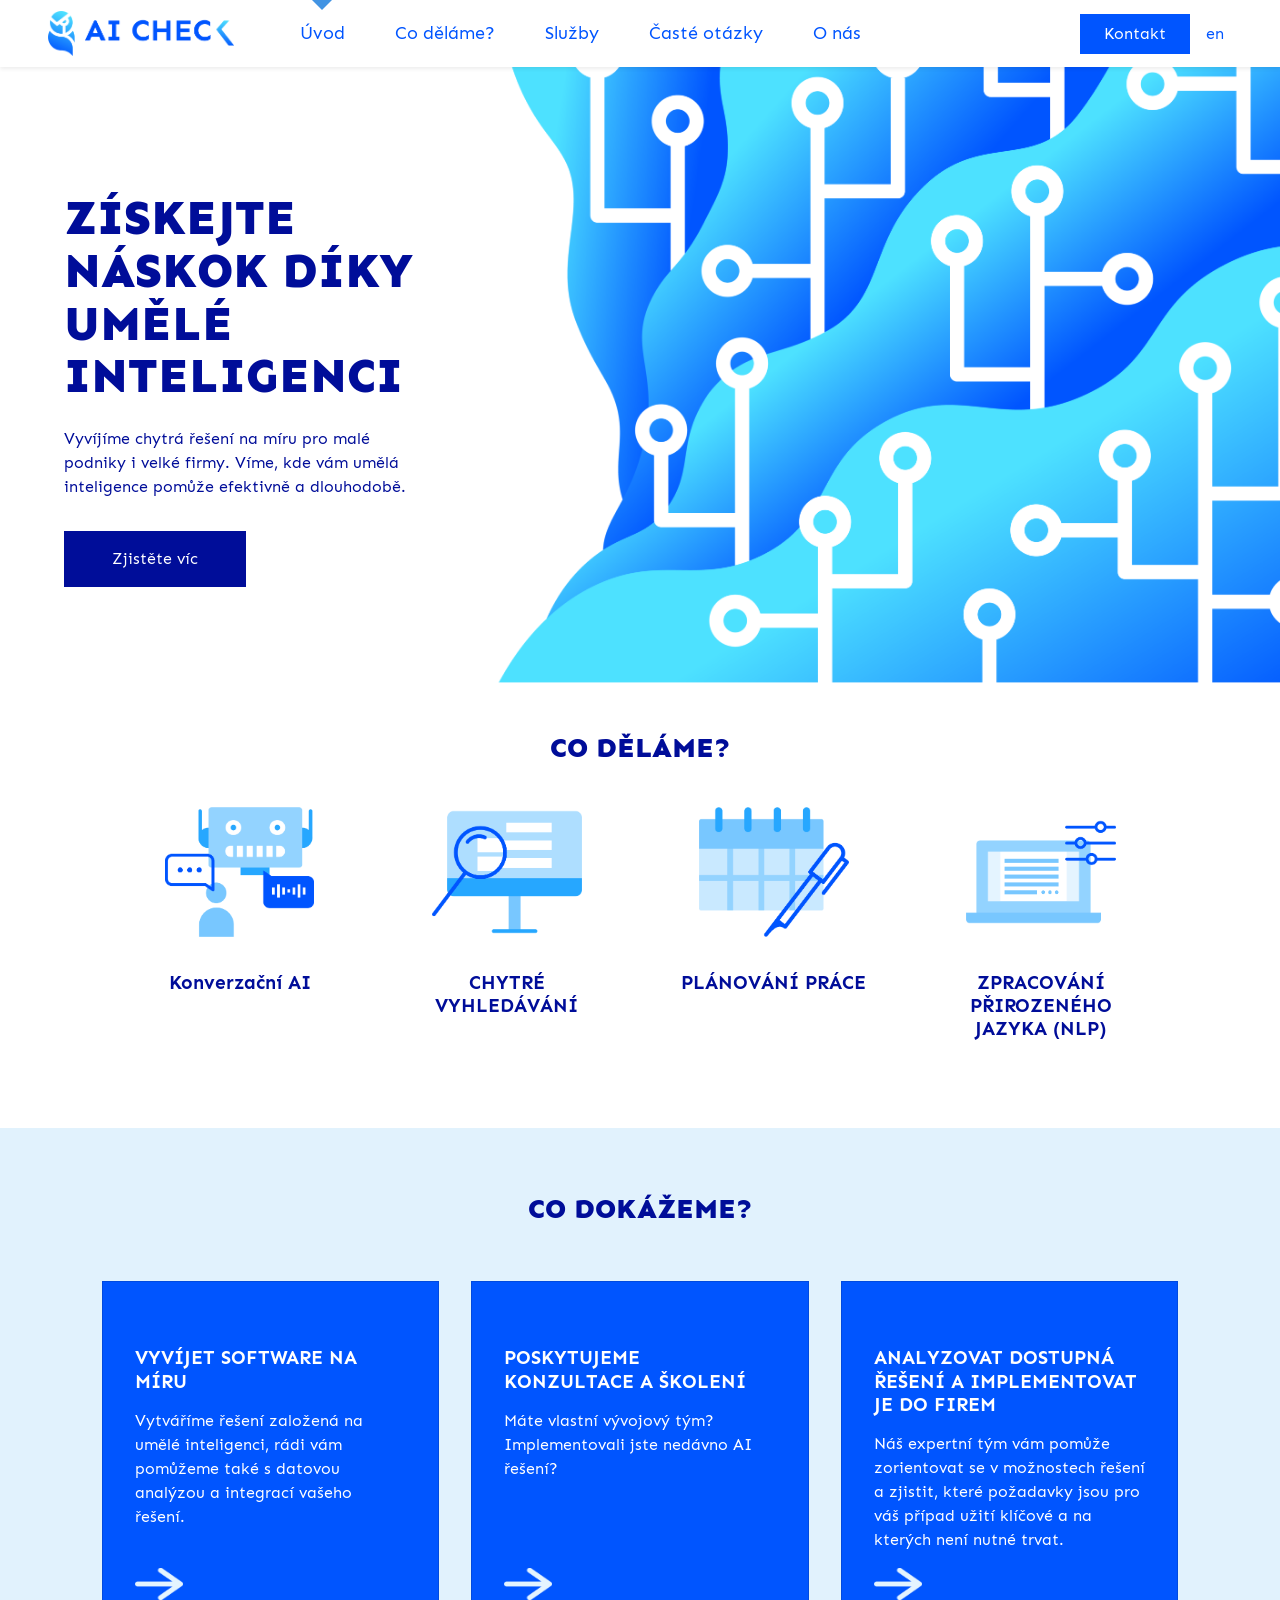
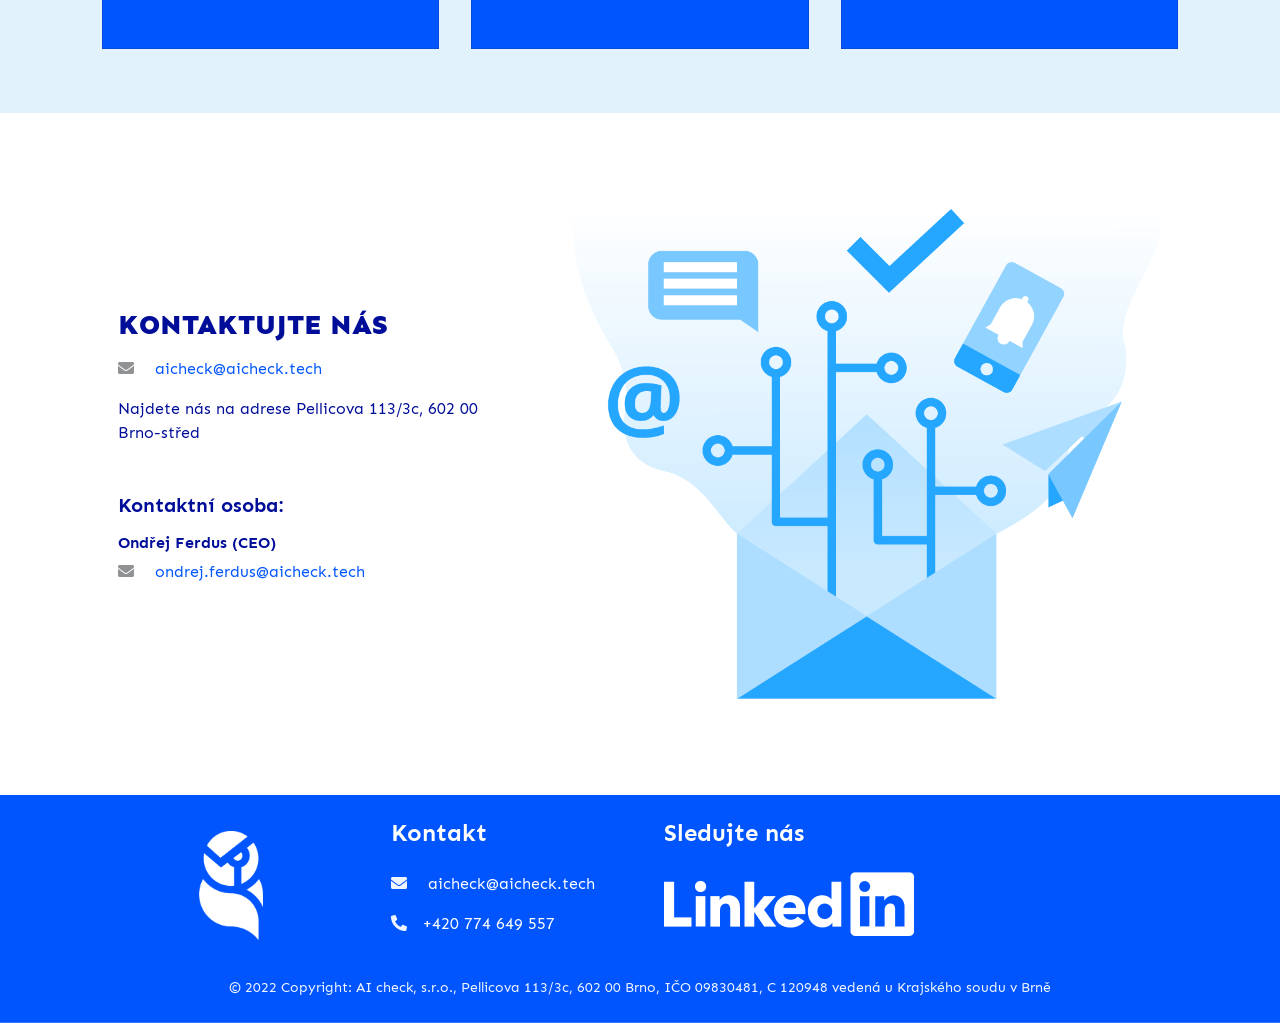
<file: index.html>
<!DOCTYPE html>
<html lang="cs">
<head>
<meta charset="utf-8">
<title>Získejte náskok díky umělé inteligenci | AI check, s.r.o.</title>
<meta name="viewport" content="width=device-width, initial-scale=1">
<meta name="robots" content="index, follow">
<link rel="icon" href="/img/logomark-blue-icon.png">
<link rel="preconnect" href="https://fonts.googleapis.com">
<link rel="preconnect" href="https://fonts.gstatic.com" crossorigin>
<link rel="stylesheet" href="https://fonts.googleapis.com/css2?family=Sen&display=swap">
<link rel="stylesheet" href="https://cdnjs.cloudflare.com/ajax/libs/font-awesome/5.10.0/css/all.min.css">
<link rel="stylesheet" href="https://cdn.jsdelivr.net/npm/bootstrap-icons@1.4.1/font/bootstrap-icons.css">
<script src="https://code.jquery.com/jquery-3.4.1.min.js"></script>
<script src="https://cdn.jsdelivr.net/npm/bootstrap@5.0.0/dist/js/bootstrap.bundle.min.js"></script>
<script type="application/ld+json">{"@context":"https://schema.org","@type":"Organization","address":{"@type":"PostalAddress","addressCountry":"CZ","addressLocality":"Brno","postalCode":"60200","streetAddress":"Pellicova 113/3c"},"name":"AI check, s.r.o.","telephone":"(+420) 774 649 557","email":"aicheck(at)aicheck.tech","logo":"https://www.aicheck.tech/img/logotype-gradient.png","url":"https://www.aicheck.tech"}</script>
<meta name="description" content="AI check se sídlem v Brně Vám pomocí umělé inteligence poskytne chytrá řešení na míru. Chcete vědět více? Neváhejte navštivít náš web!">
<meta name="keywords" content="aicheck, ai, umělá inteligence, Brno, řešení na míru, chytrá řešení, ai experti, ai česko, nlp, klasifikace, chytré vyhledávání, plánování práce, chatGPT, konzultace">
<meta property="og:title" content="Získejte náskok díky umělé inteligenci | AI check, s.r.o.">
<meta property="og:url" content="https://www.aicheck.tech/">
<meta property="og:description" content="AI check se sídlem v Brně Vám pomocí umělé inteligence poskytne chytrá řešení na míru. Chcete vědět více? Neváhejte navštivít náš web!">
<meta property="og:image" content="https://www.aicheck.tech/img/social_default.png">
<meta property="og:site_name" content="AI check">
<meta property="og:type" content="article">
<meta property="og:locale" content="cs">
<meta property="og:locale:alternate" content="en">
<link rel="alternate" href="https://www.aicheck.tech/en" hreflang="en">
<link rel="alternate" href="https://www.aicheck.tech/" hreflang="cs">
<link rel="alternate" href="https://www.aicheck.tech/" hreflang="x-default">
<link rel="canonical" href="https://www.aicheck.tech/">
<link rel="stylesheet" href="/css/style.css">
</head>
<body>
<div class="container-xxl bg-white p-0 box" id="top">
  <div>
    <div class="container-xxl position-relative p-0" id="home">
      <nav class="navbar navbar-expand-lg navbar-light px-4 px-lg-5 py-3 py-lg-0 sticky-top shadow-sm w100">
        <a href="/" class="navbar-brand p-0"><img src="/img/logotype-gradient.png" alt="AI check Logo"></a>
        <button class="navbar-toggler" type="button" data-bs-toggle="collapse" data-bs-target="#navbarCollapse" id="closeMenuButton"><span class="fa fa-bars"></span></button>
        <div class="collapse navbar-collapse" id="navbarCollapse">
          <div class="navbar-nav mx-auto py-0">
            <span class="active nav-item nav-link"><a href="/">Úvod</a></span>
            <span class="nav-item nav-link"><a href="/what-we-do">Co děláme?</a></span>
            <span class="nav-item nav-link"><a href="/services">Služby</a></span>
            <span class="nav-item nav-link"><a href="/faq">Časté otázky</a></span>
            <span class="nav-item nav-link"><a href="/about-us">O nás</a></span>
          </div>
          <span><a href="/#contact" class="btn btn-sec py-2 px-4 ms-3 me-2 d-none d-lg-block">Kontakt</a></span>
          <a href="/en" class="m-2"> en </a>
        </div>
      </nav>
    </div>
  </div>
  <main id="contentContainer">
    <div>
      <div class="container-xxl bg-primary hero-header" id="what-we-do">
        <div class="px-5 pb-5">
          <div class="row g-5 pb-5">
            <div class="col-lg-4 col-md-6 text-center text-l-start">
              <h1 class="text-secondary mb-4 animated fadeIn">ZÍSKEJTE NÁSKOK DÍKY UMĚLÉ INTELIGENCI</h1>
              <p class="text-secondary pb-3 animated fadeIn">Vyvíjíme chytrá řešení na míru pro malé podniky i velké firmy. Víme, kde vám umělá inteligence pomůže efektivně a dlouhodobě.</p>
              <a href="#contact" class="btn btn-pri py-sm-3 px-4 px-sm-5 animated fadeIn">Zjistěte víc</a>
            </div>
          </div>
        </div>
      </div>
      <div class="container-xxl py-5" id="feature">
        <div class="container px-lg-5">
          <div class="text-center wow fadeIn" data-wow-delay="0.1s">
            <h2 class="text-secondary fw-medium">CO DĚLÁME?</h2>
          </div>
          <div class="row justify-content-stretch justify-content-center">
            <a href="/chatbot" class="col-lg-3 col-md-5 col-sm-10 wow fadeIn feature-item" data-wow-delay="0.1s">
              <div class="p-4">
                <div class="d-flex align-items-center justify-content-center mb-4" style="height:150px;">
                  <img src="/img/komunikace.png" alt="Konverzační AI" style="height:150px;">
                </div>
                <h3 class="mb-3 text-secondary text-center">Konverzační AI</h3>
              </div>
            </a>
            <a href="/what-we-do#smart-search" class="col-lg-3 col-md-5 col-sm-10 wow fadeIn feature-item" data-wow-delay="0.1s">
              <div class="p-4">
                <div class="d-flex align-items-center justify-content-center mb-4" style="height:150px;">
                  <img src="/img/home-chytre-vyhledavani.png" alt="Chytré vyhledávání" style="height:150px;">
                </div>
                <h3 class="mb-3 text-secondary text-center">CHYTRÉ VYHLEDÁVÁNÍ</h3>
              </div>
            </a>
            <a href="/what-we-do#work-planning" class="col-lg-3 col-md-5 col-sm-10 wow fadeIn feature-item" data-wow-delay="0.3s">
              <div class="p-4">
                <div class="d-flex align-items-center justify-content-center mb-4" style="height:150px;">
                  <img src="/img/home-planovani-prace.png" alt="Plánování práce" style="height:150px;">
                </div>
                <h3 class="mb-3 text-secondary text-center">PLÁNOVÁNÍ PRÁCE</h3>
              </div>
            </a>
            <a href="/what-we-do#nlp" class="col-lg-3 col-md-5 col-sm-10 wow fadeIn feature-item" data-wow-delay="0.3s">
              <div class="p-4">
                <div class="d-flex align-items-center justify-content-center mb-4" style="height:150px;">
                  <img src="/img/home-generovani-textu.png" alt="NLP" style="height:150px;">
                </div>
                <h3 class="mb-3 text-secondary text-center">ZPRACOVÁNÍ PŘIROZENÉHO JAZYKA (NLP)</h3>
              </div>
            </a>
          </div>
        </div>
      </div>
      <div class="container-xxl py-3 bg-lblue" id="our-services">
        <div class="container px-lg-4 pb-5">
          <div class="text-center wow fadeIn" data-wow-delay="0.1s">
            <h2 class="text-secondary fw-medium py-5">CO DOKÁŽEME?</h2>
          </div>
          <div class="row g-3 text-l-start">
            <div class="col-lg-4 wow fadeIn" data-wow-delay="0.1s">
              <a href="/services#software-development">
                <div class="card feature-item p-4 px-3 py-5 mx-2 h100 bg-dark-blue text-white">
                  <div class="card-body">
                    <h3 class="mb-3 text-white">VYVÍJET SOFTWARE NA MÍRU</h3>
                    <p class="card-text">Vytváříme řešení založená na umělé inteligenci, rádi vám pomůžeme také s datovou analýzou a integrací vašeho řešení.</p>
                  </div>
                  <img class="px-3 move-right" src="/img/arrow-button-light.png" alt style="height:2rem;width:5rem;">
                </div>
              </a>
            </div>
            <div class="col-lg-4 wow fadeIn" data-wow-delay="0.3s">
              <a href="/services#consult">
                <div class="card feature-item p-4 px-3 py-5 mx-2 h100 bg-dark-blue text-white">
                  <div class="card-body">
                    <h3 class="mb-3 text-white">POSKYTUJEME KONZULTACE A ŠKOLENÍ</h3>
                    <p class="card-text">Máte vlastní vývojový tým? Implementovali jste nedávno AI řešení?</p>
                  </div>
                  <img class="px-3 move-right" src="/img/arrow-button-light.png" alt style="height:2rem;width:5rem;">
                </div>
              </a>
            </div>
            <div class="col-lg-4 wow fadeIn" data-wow-delay="0.5s">
              <a href="/services#solution-analysis">
                <div class="card feature-item p-4 px-3 py-5 mx-2 h100 bg-dark-blue text-white">
                  <div class="card-body">
                    <h3 class="mb-3 text-white">ANALYZOVAT DOSTUPNÁ ŘEŠENÍ A IMPLEMENTOVAT JE DO FIREM</h3>
                    <p class="card-text">Náš expertní tým vám pomůže zorientovat se v možnostech řešení a zjistit, které požadavky jsou pro váš případ užití klíčové a na kterých není nutné trvat.</p>
                  </div>
                  <img class="px-3 move-right" src="/img/arrow-button-light.png" alt style="height:2rem;width:5rem;">
                </div>
              </a>
            </div>
          </div>
        </div>
      </div>
      <div class="container-xxl py-5" id="contact">
        <div class="container py-5 px-lg-5">
          <div class="row g-5 align-items-center">
            <div class="col-lg-5 wow fadeIn" data-wow-delay="0.3s">
              <h2 class="mb-3 text-secondary text-l-start">KONTAKTUJTE NÁS</h2>
              <div class="text-l-start">
                <p class="fw-bold"><i class="fa fa-envelope me-3"></i><a href="mailto:aicheck@aicheck.tech"> aicheck@aicheck.tech</a></p>
                <div class="text-secondary">Najdete nás na adrese Pellicova 113/3c, 602 00 Brno-střed</div>
              </div>
              <h5 class="mb-3 mt-5 text-secondary text-l-start">Kontaktní osoba:</h5>
              <div>
                <div class="text-l-start">
                  <h6 class="text-secondary mb-2">Ondřej Ferdus (CEO)</h6>
                  <p class="fw-bold"><i class="fa fa-envelope me-3"></i><a href="mailto:ondrej.ferdus@aicheck.tech"> ondrej.ferdus@aicheck.tech</a></p>
                </div>
              </div>
            </div>
            <div class="col-lg-7">
              <img class="img-fluid wow fadeIn" data-wow-delay="0.1s" src="/img/contacts-illustration.png" alt="Background">
            </div>
          </div>
        </div>
      </div>
    </div>
  </main>
  <div>
    <div class="container-fluid bg-primary text-light footer fadeIn" data-wow-delay="0.1s">
      <div class="container pt-4 px-lg-5 text-lg-start">
        <div class="row g-5">
          <div class="col-md-6 col-lg-3 flex-center">
            <img src="/img/logomark-white.png" style="width:4rem;" alt="AI check logo mark">
          </div>
          <div class="col-md-6 col-lg-3">
            <h4 class="text-white mb-4">Kontakt</h4>
            <address>
              <p class="fw-bold"><i class="fa fa-envelope me-3"></i><a class="text-white" href="mailto:aicheck@aicheck.tech"> aicheck@aicheck.tech</a></p>
              <p class="fw-bold"><i class="fa fa-phone-alt me-3"></i><a class="text-white" href="tel:+420774649557">+420 774 649 557</a></p>
            </address>
          </div>
          <div class="col-md-6 col-lg-3">
            <h4 class="text-white mb-4">Sledujte nás</h4>
            <div>
              <a href="https://cz.linkedin.com/company/aichecktech" target="_blank" rel="noopener noreferrer">
                <img class="fab fa-linkedin-in" src="/img/linkedin-logo-white.png" style="height:4rem;">
              </a>
            </div>
          </div>
        </div>
      </div>
      <div class="container px-lg-5 text-center">
        <div class="copyright">
          <div class="text-center mb-3 mb-md-0"> © <span class="fw-bold">2022 Copyright:</span> AI check, s.r.o., Pellicova 113/3c, 602 00 Brno, IČO 09830481, C 120948 vedená u Krajského soudu v Brně</div>
        </div>
      </div>
    </div>
  </div>
</div>
<script src="/js/wow.min.js"></script>
<script>new WOW().init();</script>
</body>
</html>
</file>
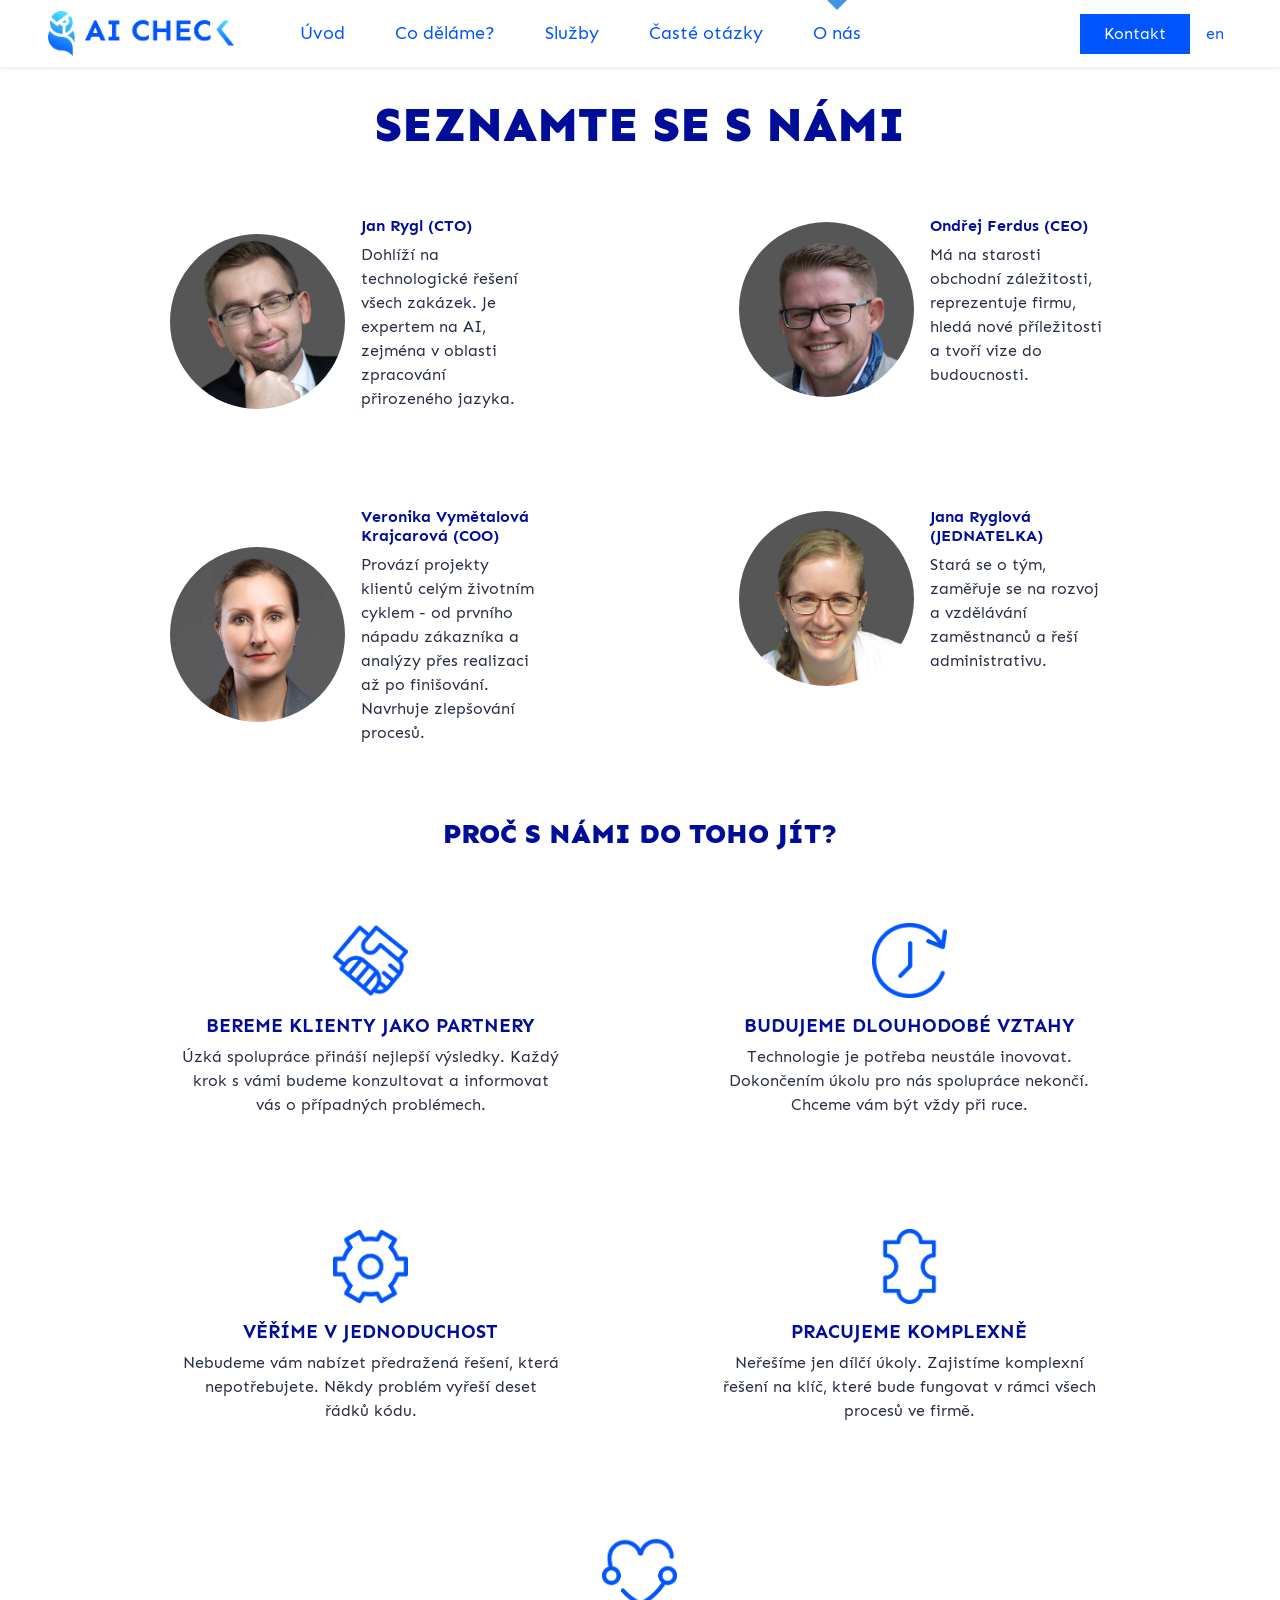
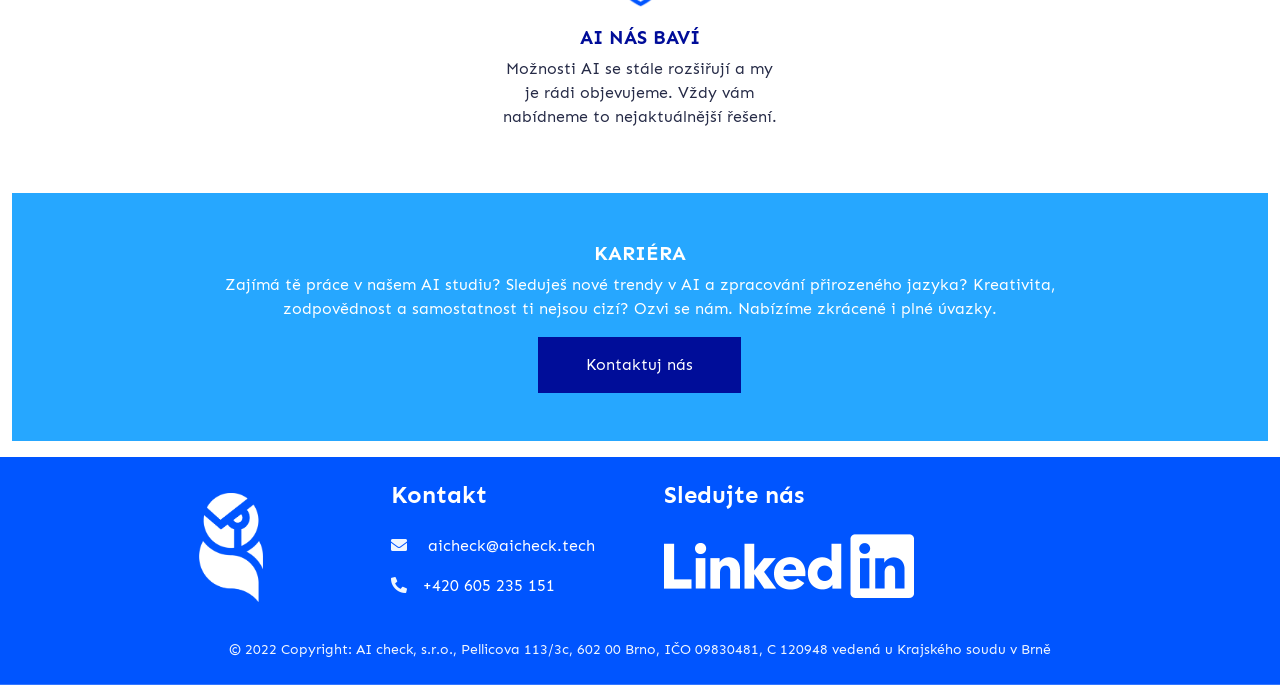
<file: about-us/index.html>
<!DOCTYPE html>
<html lang="cs">
<head>
<meta charset="utf-8">
<title>O nás | AI check, s.r.o.</title>
<meta name="viewport" content="width=device-width, initial-scale=1">
<meta name="robots" content="index, follow">
<link rel="icon" href="/img/logomark-blue-icon.png">
<link rel="preconnect" href="https://fonts.googleapis.com">
<link rel="preconnect" href="https://fonts.gstatic.com" crossorigin>
<link rel="stylesheet" href="https://fonts.googleapis.com/css2?family=Sen&display=swap">
<link rel="stylesheet" href="https://cdnjs.cloudflare.com/ajax/libs/font-awesome/5.10.0/css/all.min.css">
<link rel="stylesheet" href="https://cdn.jsdelivr.net/npm/bootstrap-icons@1.4.1/font/bootstrap-icons.css">
<script src="https://code.jquery.com/jquery-3.4.1.min.js"></script>
<script src="https://cdn.jsdelivr.net/npm/bootstrap@5.0.0/dist/js/bootstrap.bundle.min.js"></script>
<script type="application/ld+json">{"@context":"https://schema.org","@type":"Organization","address":{"@type":"PostalAddress","addressCountry":"CZ","addressLocality":"Brno","postalCode":"60200","streetAddress":"Pellicova 113/3c"},"name":"AI check, s.r.o.","telephone":"(+420) 605 235 151","email":"aicheck(at)aicheck.tech","logo":"https://www.aicheck.tech/img/logotype-gradient.png","url":"https://www.aicheck.tech"}</script>
<meta name="description" content="Náš tým odborníků v oblasti umělé inteligence je tu pro Vás. Naší prioritou je kvalita produktu a spokojenost zákazníků. Neváhejte nás kontaktovat!">
<meta name="keywords" content="aicheck, ai, umělá inteligence, Brno, řešení na míru, chytrá řešení, ai experti, ai česko, nlp, klasifikace, chytré vyhledávání, plánování práce, chatGPT, konzultace">
<meta property="og:title" content="O nás | AI check, s.r.o.">
<meta property="og:url" content="https://www.aicheck.tech/about-us">
<meta property="og:description" content="Náš tým odborníků v oblasti umělé inteligence je tu pro Vás. Naší prioritou je kvalita produktu a spokojenost zákazníků. Neváhejte nás kontaktovat!">
<meta property="og:image" content="https://www.aicheck.tech/img/social_default.png">
<meta property="og:site_name" content="AI check">
<meta property="og:type" content="article">
<meta property="og:locale" content="cs">
<meta property="og:locale:alternate" content="en">
<link rel="alternate" href="https://www.aicheck.tech/en/about-us" hreflang="en">
<link rel="alternate" href="https://www.aicheck.tech/about-us" hreflang="cs">
<link rel="alternate" href="https://www.aicheck.tech/about-us" hreflang="x-default">
<link rel="canonical" href="https://www.aicheck.tech/about-us">
<link rel="stylesheet" href="/css/style.css">
</head>
<body>
<div class="container-xxl bg-white p-0 box" id="top">
  <div>
    <div class="container-xxl position-relative p-0" id="home">
      <nav class="navbar navbar-expand-lg navbar-light px-4 px-lg-5 py-3 py-lg-0 sticky-top shadow-sm w100">
        <a href="/" class="navbar-brand p-0"><img src="/img/logotype-gradient.png" alt="AI check Logo"></a>
        <button class="navbar-toggler" type="button" data-bs-toggle="collapse" data-bs-target="#navbarCollapse" id="closeMenuButton"><span class="fa fa-bars"></span></button>
        <div class="collapse navbar-collapse" id="navbarCollapse">
          <div class="navbar-nav mx-auto py-0">
            <span class="nav-item nav-link"><a href="/">Úvod</a></span>
            <span class="nav-item nav-link"><a href="/what-we-do">Co děláme?</a></span>
            <span class="nav-item nav-link"><a href="/services">Služby</a></span>
            <span class="nav-item nav-link"><a href="/faq">Časté otázky</a></span>
            <span class="active nav-item nav-link"><a href="/about-us">O nás</a></span>
          </div>
          <span><a href="/#contact" class="btn btn-sec py-2 px-4 ms-3 me-2 d-none d-lg-block">Kontakt</a></span>
          <a href="/en/about-us" class="m-2"> en </a>
        </div>
      </nav>
    </div>
  </div>
  <main id="contentContainer">
    <div class="content-header text-center">
      <div class="container-xxl py-3">
        <h1 class="p-3 text-secondary animated fadeIn">SEZNAMTE SE S NÁMI</h1>
        <div class="row justify-content-lg-evenly text-l-start">
          <div class="col-md-6 col-lg-4">
            <div class="d-inline-flex justify-content-center vert-center text-l-start py-4 ps-3 flex-row-reverse">
              <div class="p-3">
                <h6 class="text-secondary">Jan Rygl (CTO)</h6>
                <p class="text-black">Dohlíží na technologické řešení všech zakázek. Je expertem na AI, zejména v oblasti zpracování přirozeného jazyka.</p>
              </div>
              <img src="/img/team-jan.jpg" class="profile-pic rounded-circle" alt="Profile">
            </div>
          </div>
          <div class="col-md-6 col-lg-4">
            <div class="d-inline-flex justify-content-center vert-center text-l-start py-4 ps-3 flex-md-row-reverse">
              <div class="p-3">
                <h6 class="text-secondary">Ondřej Ferdus (CEO)</h6>
                <p class="text-black">Má na starosti obchodní záležitosti, reprezentuje firmu, hledá nové příležitosti a tvoří vize do budoucnosti.</p>
              </div>
              <img src="/img/team-ondra.jpg" class="profile-pic rounded-circle" alt="Profile">
            </div>
          </div>
        </div>
        <div class="row justify-content-md-evenly text-l-start">
          <div class="col-md-6 col-lg-4">
            <div class="d-inline-flex justify-content-center vert-center text-l-start py-4 ps-3 flex-row-reverse">
              <div class="p-3">
                <h6 class="text-secondary">Veronika Vymětalová Krajcarová (COO)</h6>
                <p class="text-black">Provází projekty klientů celým životním cyklem - od prvního nápadu zákazníka a analýzy přes realizaci až po finišování. Navrhuje zlepšování procesů.</p>
              </div>
              <img src="/img/team-veronika.jpg" class="profile-pic rounded-circle" alt="Profile">
            </div>
          </div>
          <div class="col-md-6 col-lg-4">
            <div class="d-inline-flex justify-content-center vert-center text-l-start py-4 ps-3 flex-md-row-reverse">
              <div class="p-3">
                <h6 class="text-secondary">Jana Ryglová (JEDNATELKA)</h6>
                <p class="text-black">Stará se o tým, zaměřuje se na rozvoj a vzdělávání zaměstnanců a řeší administrativu.</p>
              </div>
              <img src="/img/team-jana.jpg" class="profile-pic rounded-circle" alt="Profile">
            </div>
          </div>
        </div>
        <h2 class="p-3 text-secondary animated fadeIn">PROČ S NÁMI DO TOHO JÍT?</h2>
        <div class="container">
          <div class="row justify-content-md-evenly">
            <div class="p-5 col-md-5">
              <img data-wow-delay="0.1s" src="/img/about-us-partnership.png" class="move-up icon img-fluid wow fadeIn" alt="icon">
              <h3 class="text-secondary mt-3">BEREME KLIENTY JAKO PARTNERY</h3>
              <p class="text-black">Úzká spolupráce přináší nejlepší výsledky. Každý krok s vámi budeme konzultovat a informovat vás o případných problémech.</p>
            </div>
            <div class="p-5 col-md-5">
              <img data-wow-delay="0.1s" src="/img/about-us-long-term.png" class="a-rotate90 icon img-fluid wow fadeIn" alt="icon">
              <h3 class="text-secondary mt-3">BUDUJEME DLOUHODOBÉ VZTAHY</h3>
              <p class="text-black">Technologie je potřeba neustále inovovat. Dokončením úkolu pro nás spolupráce nekončí. Chceme vám být vždy při ruce.</p>
            </div>
          </div>
          <div class="row justify-content-md-evenly">
            <div class="p-5 col-md-5">
              <img data-wow-delay="0.1s" src="/img/about-us-easy-solution.png" class="a-rotate90 icon img-fluid wow fadeIn" alt="icon">
              <h3 class="text-secondary mt-3">VĚŘÍME V JEDNODUCHOST</h3>
              <p class="text-black">Nebudeme vám nabízet předražená řešení, která nepotřebujete. Někdy problém vyřeší deset řádků kódu.</p>
            </div>
            <div class="p-5 col-md-5">
              <img data-wow-delay="0.1s" src="/img/about-us-complexity.png" class="a-rotate90 icon img-fluid wow fadeIn" alt="icon">
              <h3 class="text-secondary mt-3">PRACUJEME KOMPLEXNĚ</h3>
              <p class="text-black">Neřešíme jen dílčí úkoly. Zajistíme komplexní řešení na klíč, které bude fungovat v rámci všech procesů ve firmě.</p>
            </div>
          </div>
          <div>
            <div class="row justify-content-md-center">
              <div class="p-5 col-md-4">
                <img data-wow-delay="0.1s" src="/img/about-us-love-ai.png" class="move-front icon img-fluid wow fadeIn" alt="icon">
                <h3 class="text-secondary mt-3">AI NÁS BAVÍ</h3>
                <p class="text-black">Možnosti AI se stále rozšiřují a my je rádi objevujeme. Vždy vám nabídneme to nejaktuálnější řešení.</p>
              </div>
            </div>
          </div>
        </div>
        <div class="bg-nblue text-white">
          <div class="container">
            <div class="row justify-content-center">
              <div class="col-10 py-5">
                <h5 class="text-white">KARIÉRA</h5>
                <p>Zajímá tě práce v našem AI studiu? Sleduješ nové trendy v AI a zpracování přirozeného jazyka? Kreativita, zodpovědnost a samostatnost ti nejsou cizí? Ozvi se nám. Nabízíme zkrácené i plné úvazky.</p>
                <a href="/#contact" class="btn btn-pri py-sm-3 px-4 px-sm-5 animated fadeIn">Kontaktuj nás</a>
              </div>
            </div>
          </div>
        </div>
      </div>
    </div>
  </main>
  <div>
    <div class="container-fluid bg-primary text-light footer fadeIn" data-wow-delay="0.1s">
      <div class="container pt-4 px-lg-5 text-lg-start">
        <div class="row g-5">
          <div class="col-md-6 col-lg-3 flex-center">
            <img src="/img/logomark-white.png" style="width:4rem;" alt="AI check logo mark">
          </div>
          <div class="col-md-6 col-lg-3">
            <h4 class="text-white mb-4">Kontakt</h4>
            <address>
              <p class="fw-bold"><i class="fa fa-envelope me-3"></i><a class="text-white" href="mailto:aicheck@aicheck.tech"> aicheck@aicheck.tech</a></p>
              <p class="fw-bold"><i class="fa fa-phone-alt me-3"></i><a class="text-white" href="tel:+420605235151">+420 605 235 151</a></p>
            </address>
          </div>
          <div class="col-md-6 col-lg-3">
            <h4 class="text-white mb-4">Sledujte nás</h4>
            <div>
              <a href="https://cz.linkedin.com/company/aichecktech" target="_blank" rel="noopener noreferrer">
                <img class="fab fa-linkedin-in" src="/img/linkedin-logo-white.png" style="height:4rem;">
              </a>
            </div>
          </div>
        </div>
      </div>
      <div class="container px-lg-5 text-center">
        <div class="copyright">
          <div class="text-center mb-3 mb-md-0"> © <span class="fw-bold">2022 Copyright:</span> AI check, s.r.o., Pellicova 113/3c, 602 00 Brno, IČO 09830481, C 120948 vedená u Krajského soudu v Brně</div>
        </div>
      </div>
    </div>
  </div>
</div>
<script src="/js/wow.min.js"></script>
<script>new WOW().init();</script>
</body>
</html>
</file>
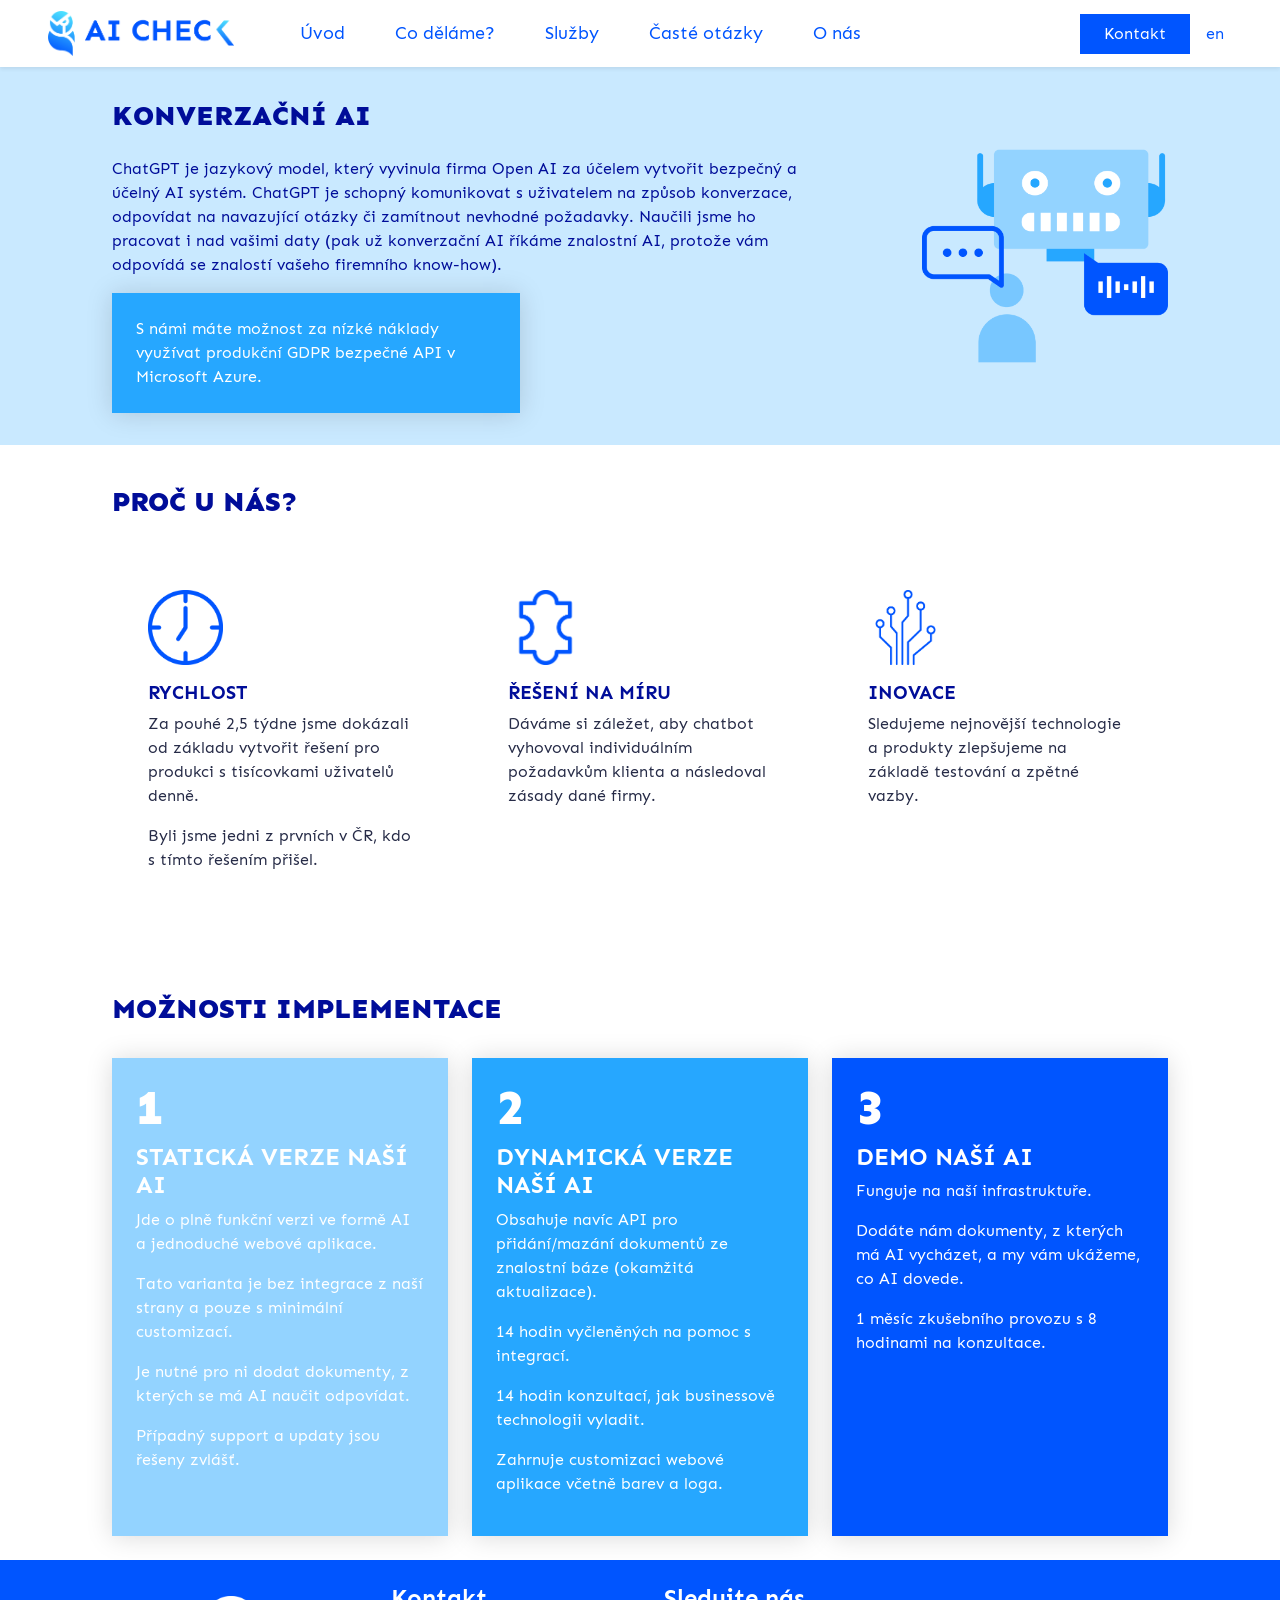
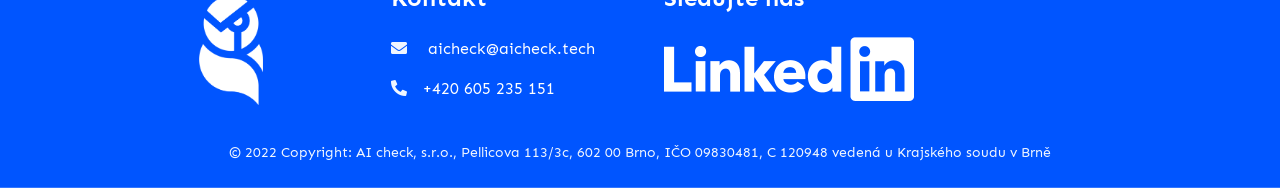
<file: chatbot/index.html>
<!DOCTYPE html>
<html lang="cs">
<head>
<meta charset="utf-8">
<title>Konverzační AI | AI check, s.r.o.</title>
<meta name="viewport" content="width=device-width, initial-scale=1">
<meta name="robots" content="index, follow">
<link rel="icon" href="/img/logomark-blue-icon.png">
<link rel="preconnect" href="https://fonts.googleapis.com">
<link rel="preconnect" href="https://fonts.gstatic.com" crossorigin>
<link rel="stylesheet" href="https://fonts.googleapis.com/css2?family=Sen&display=swap">
<link rel="stylesheet" href="https://cdnjs.cloudflare.com/ajax/libs/font-awesome/5.10.0/css/all.min.css">
<link rel="stylesheet" href="https://cdn.jsdelivr.net/npm/bootstrap-icons@1.4.1/font/bootstrap-icons.css">
<script src="https://code.jquery.com/jquery-3.4.1.min.js"></script>
<script src="https://cdn.jsdelivr.net/npm/bootstrap@5.0.0/dist/js/bootstrap.bundle.min.js"></script>
<script type="application/ld+json">{"@context":"https://schema.org","@type":"Organization","address":{"@type":"PostalAddress","addressCountry":"CZ","addressLocality":"Brno","postalCode":"60200","streetAddress":"Pellicova 113/3c"},"name":"AI check, s.r.o.","telephone":"(+420) 605 235 151","email":"aicheck(at)aicheck.tech","logo":"https://www.aicheck.tech/img/logotype-gradient.png","url":"https://www.aicheck.tech"}</script>
<meta name="description" content="Umíme oživit chatboty a voiceboty, kteří zvládají tisíce interakcí denně. Navrhneme architekturu a pomůžeme s psaním konverzační logiky pomocí umělé inteligence. Naprogramujeme chatbota nebo voicebota, který si bude rozumět s vašimi zákazníky.">
<meta name="keywords" content="aicheck, ai, umělá inteligence, Brno, řešení na míru, chytrá řešení, ai experti, ai česko, nlp, klasifikace, chytré vyhledávání, plánování práce, chatGPT, konzultace">
<meta property="og:title" content="Konverzační AI | AI check, s.r.o.">
<meta property="og:url" content="https://www.aicheck.tech/chatbot">
<meta property="og:description" content="Umíme oživit chatboty a voiceboty, kteří zvládají tisíce interakcí denně. Navrhneme architekturu a pomůžeme s psaním konverzační logiky pomocí umělé inteligence. Naprogramujeme chatbota nebo voicebota, který si bude rozumět s vašimi zákazníky.">
<meta property="og:image" content="https://www.aicheck.tech/img/social_default.png">
<meta property="og:site_name" content="AI check">
<meta property="og:type" content="article">
<meta property="og:locale" content="cs">
<meta property="og:locale:alternate" content="en">
<link rel="alternate" href="https://www.aicheck.tech/en/chatbot" hreflang="en">
<link rel="alternate" href="https://www.aicheck.tech/chatbot" hreflang="cs">
<link rel="alternate" href="https://www.aicheck.tech/chatbot" hreflang="x-default">
<link rel="canonical" href="https://www.aicheck.tech/chatbot">
<link rel="stylesheet" href="/css/style.css">
<link rel="stylesheet" href="/css/chatbot.css">
</head>
<body>
<div class="container-xxl bg-white p-0 box" id="top">
  <div>
    <div class="container-xxl position-relative p-0" id="home">
      <nav class="navbar navbar-expand-lg navbar-light px-4 px-lg-5 py-3 py-lg-0 sticky-top shadow-sm w100">
        <a href="/" class="navbar-brand p-0"><img src="/img/logotype-gradient.png" alt="AI check Logo"></a>
        <button class="navbar-toggler" type="button" data-bs-toggle="collapse" data-bs-target="#navbarCollapse" id="closeMenuButton"><span class="fa fa-bars"></span></button>
        <div class="collapse navbar-collapse" id="navbarCollapse">
          <div class="navbar-nav mx-auto py-0">
            <span class="nav-item nav-link"><a href="/">Úvod</a></span>
            <span class="nav-item nav-link"><a href="/what-we-do">Co děláme?</a></span>
            <span class="nav-item nav-link"><a href="/services">Služby</a></span>
            <span class="nav-item nav-link"><a href="/faq">Časté otázky</a></span>
            <span class="nav-item nav-link"><a href="/about-us">O nás</a></span>
          </div>
          <span><a href="/#contact" class="btn btn-sec py-2 px-4 ms-3 me-2 d-none d-lg-block">Kontakt</a></span>
          <a href="/en/chatbot" class="m-2"> en </a>
        </div>
      </nav>
    </div>
  </div>
  <main id="contentContainer">
    <div class="content-header">
      <section class="bg-blue px-md-5 pt-5 py-md-3 py-lg-3">
        <div class="px-md-3 py-md-3 mx-5 text-l-start text-secondary" id="chatgpt">
          <div class="row align-items-center justify-content-md-between justify-content-center">
            <div class="col-lg-8 col-md-7 col-sm-12">
              <h2 class="text-secondary mb-4 animated fadeIn">KONVERZAČNÍ AI</h2>
              ChatGPT je jazykový model, který vyvinula firma Open AI za účelem vytvořit bezpečný a účelný AI systém. ChatGPT je schopný komunikovat s uživatelem na způsob konverzace, odpovídat na navazující otázky či zamítnout nevhodné požadavky. Naučili jsme ho pracovat i nad vašimi daty (pak už konverzační AI říkáme znalostní AI, protože vám odpovídá se znalostí vašeho firemního know-how).
              <div class="row">
                <div class="col-lg-8 col-sm-12">
                  <div class="p-4 mt-3 me-lg-5 bg-nblue text-white tile">S námi máte možnost za nízké náklady využívat produkční GDPR bezpečné API v Microsoft Azure.</div>
                </div>
              </div>
            </div>
            <div class="col-6 col-lg-3 col-md-5">
              <img class="img-fluid wow fadeInLeft" data-wow-delay="0.1s" src="/img/komunikace.png" alt="chatbot">
            </div>
          </div>
        </div>
      </section>
      <section class="px-md-5 py-5 py-lg-0">
        <div class="px-md-3 py-md-3 py-sm-5 mx-5 text-l-start text-secondary" id="chatbot-ai">
          <h2 class="text-secondary my-4 animated fadeIn">PROČ U NÁS?</h2>
          <div class="row justify-content-evenly">
            <div class="p-5 col-md-6 col-lg-4">
              <img data-wow-delay="0.1s" src="/img/rychlost.png" class="a-rotate90 icon img-fluid wow fadeIn" alt="icon">
              <h3 class="text-secondary mt-3">RYCHLOST</h3>
              <p class="text-black">Za pouhé 2,5 týdne jsme dokázali od základu vytvořit řešení pro produkci s tisícovkami uživatelů denně.</p>
              <p class="mt-2 text-black">Byli jsme jedni z prvních v ČR, kdo s tímto řešením přišel.</p>
            </div>
            <div class="p-5 col-md-6 col-lg-4">
              <img data-wow-delay="0.1s" src="/img/about-us-complexity.png" class="a-rotate90 icon img-fluid wow fadeIn" alt="icon">
              <h3 class="text-secondary mt-3">ŘEŠENÍ NA MÍRU</h3>
              <p class="text-black">Dáváme si záležet, aby chatbot vyhovoval individuálním požadavkům klienta a následoval zásady dané firmy.</p>
            </div>
            <div class="p-5 col-md-6 col-lg-4">
              <img data-wow-delay="0.1s" src="/img/inovace.png" class="move-up icon img-fluid wow fadeIn" alt="icon">
              <h3 class="text-secondary mt-3">INOVACE</h3>
              <p class="text-black">Sledujeme nejnovější technologie a produkty zlepšujeme na základě testování a zpětné vazby.</p>
            </div>
          </div>
        </div>
      </section>
      <section class="px-md-5 py-5 py-lg-0">
        <div class="px-md-3 py-md-3 py-sm-5 mx-5 text-l-start text-secondary" id="implementation-pricing">
          <h2 class="text-secondary my-4 animated fadeIn">MOŽNOSTI IMPLEMENTACE</h2>
          <div class="row justify-content-evenly text-white">
            <div class="col-12 col-md-6 col-lg-4 d-flex justify-content-stretch">
              <div class="bg-dblue p-4 my-2 tile">
                <h1 class="text-white">1</h1>
                <h4 class="text-white">STATICKÁ VERZE NAŠÍ AI</h4>
                <p>Jde o plně funkční verzi ve formě AI a jednoduché webové aplikace.</p>
                <p>Tato varianta je bez integrace z naší strany a pouze s minimální customizací.</p>
                <p>Je nutné pro ni dodat dokumenty, z kterých se má AI naučit odpovídat.</p>
                <p>Případný support a updaty jsou řešeny zvlášť.</p>
              </div>
            </div>
            <div class="col-12 col-md-6 col-lg-4 d-flex justify-content-stretch">
              <div class="bg-nblue p-4 my-2 tile">
                <h1 class="text-white">2</h1>
                <h4 class="text-white">DYNAMICKÁ VERZE NAŠÍ AI</h4>
                <p>Obsahuje navíc API pro přidání/mazání dokumentů ze znalostní báze (okamžitá aktualizace).</p>
                <p>14 hodin vyčleněných na pomoc s integrací.</p>
                <p>14 hodin konzultací, jak businessově technologii vyladit.</p>
                <p>Zahrnuje customizaci webové aplikace včetně barev a loga.</p>
              </div>
            </div>
            <div class="col-12 col-md-6 col-lg-4 d-flex justify-content-stretch">
              <div class="bg-dark-blue p-4 my-2 tile">
                <h1 class="text-white">3</h1>
                <h4 class="text-white">DEMO NAŠÍ AI</h4>
                <p>Funguje na naší infrastruktuře.</p>
                <p>Dodáte nám dokumenty, z kterých má AI vycházet, a my vám ukážeme, co AI dovede.</p>
                <p>1 měsíc zkušebního provozu s 8 hodinami na konzultace.</p>
              </div>
            </div>
          </div>
        </div>
      </section>
    </div>
  </main>
  <div>
    <div class="container-fluid bg-primary text-light footer fadeIn" data-wow-delay="0.1s">
      <div class="container pt-4 px-lg-5 text-lg-start">
        <div class="row g-5">
          <div class="col-md-6 col-lg-3 flex-center">
            <img src="/img/logomark-white.png" style="width:4rem;" alt="AI check logo mark">
          </div>
          <div class="col-md-6 col-lg-3">
            <h4 class="text-white mb-4">Kontakt</h4>
            <address>
              <p class="fw-bold"><i class="fa fa-envelope me-3"></i><a class="text-white" href="mailto:aicheck@aicheck.tech"> aicheck@aicheck.tech</a></p>
              <p class="fw-bold"><i class="fa fa-phone-alt me-3"></i><a class="text-white" href="tel:+420605235151">+420 605 235 151</a></p>
            </address>
          </div>
          <div class="col-md-6 col-lg-3">
            <h4 class="text-white mb-4">Sledujte nás</h4>
            <div>
              <a href="https://cz.linkedin.com/company/aichecktech" target="_blank" rel="noopener noreferrer">
                <img class="fab fa-linkedin-in" src="/img/linkedin-logo-white.png" style="height:4rem;">
              </a>
            </div>
          </div>
        </div>
      </div>
      <div class="container px-lg-5 text-center">
        <div class="copyright">
          <div class="text-center mb-3 mb-md-0"> © <span class="fw-bold">2022 Copyright:</span> AI check, s.r.o., Pellicova 113/3c, 602 00 Brno, IČO 09830481, C 120948 vedená u Krajského soudu v Brně</div>
        </div>
      </div>
    </div>
  </div>
</div>
<script src="/js/wow.min.js"></script>
<script>new WOW().init();</script>
</body>
</html>
</file>
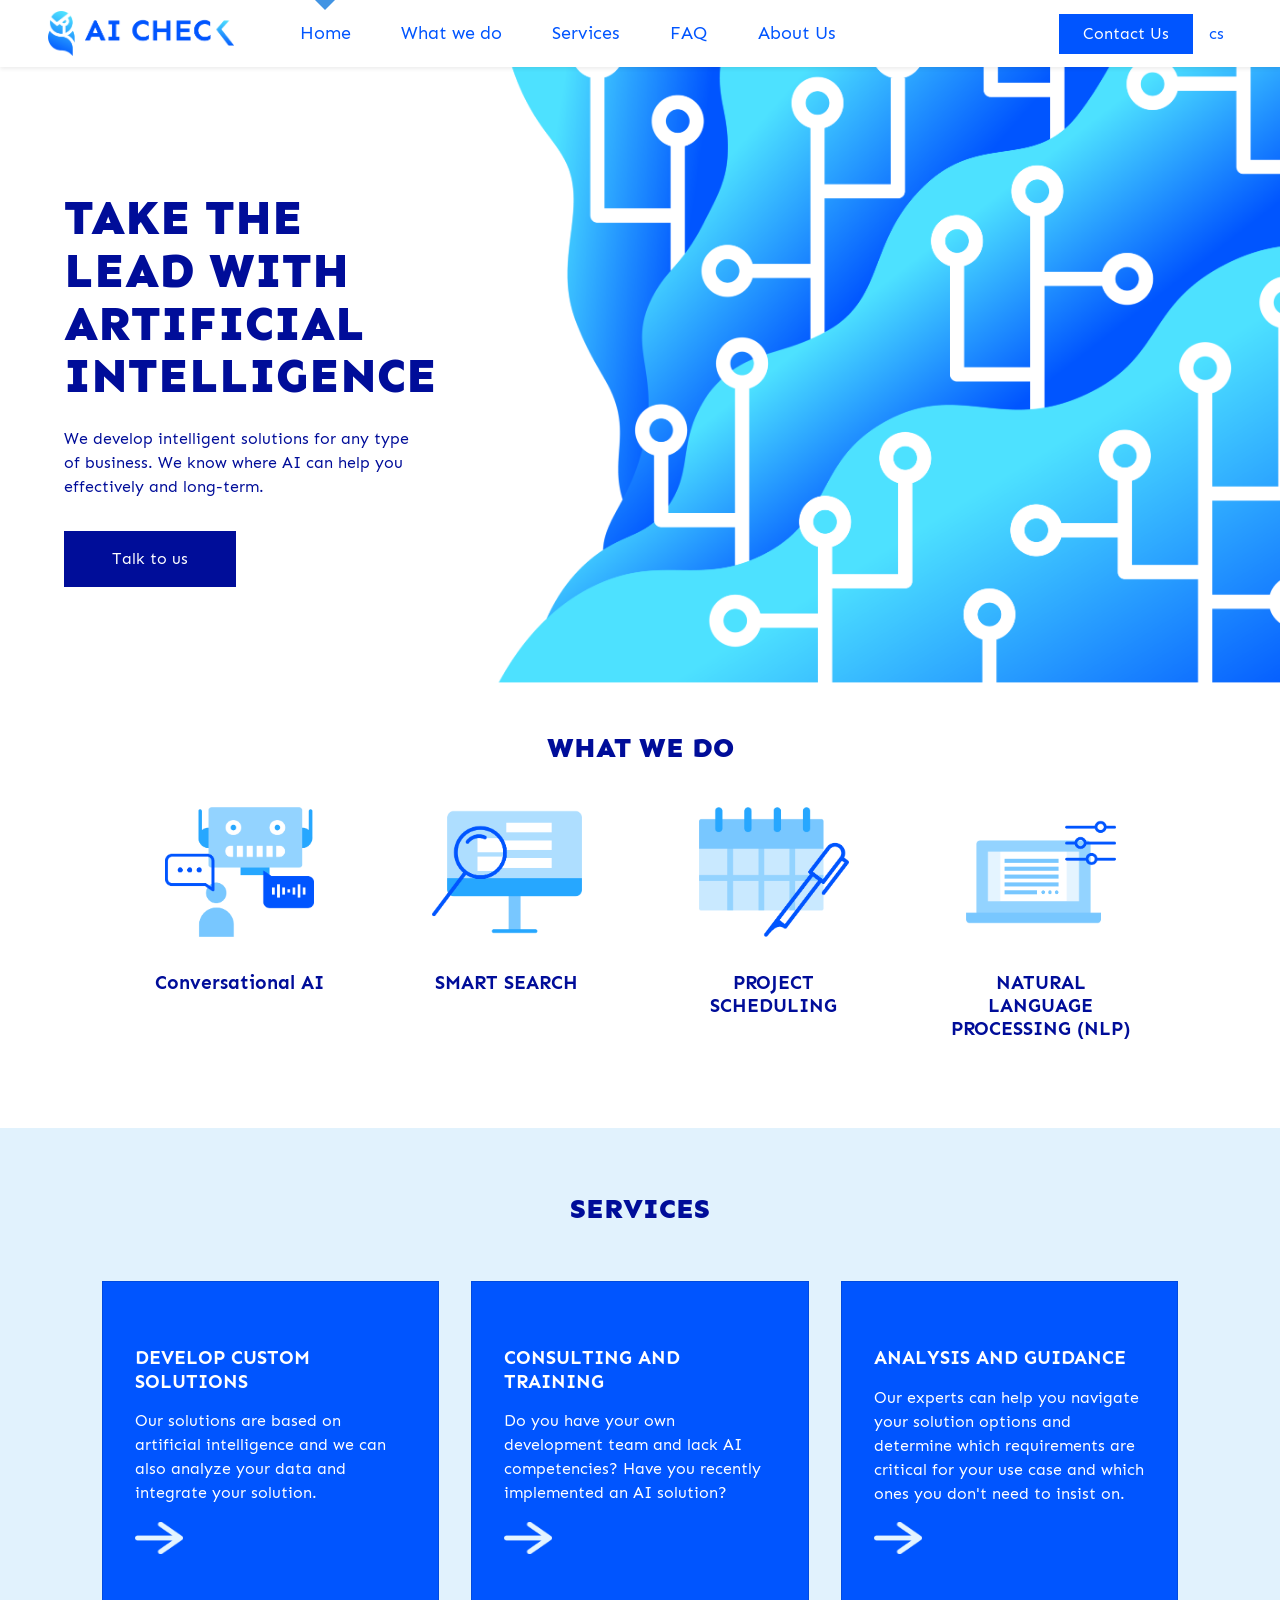
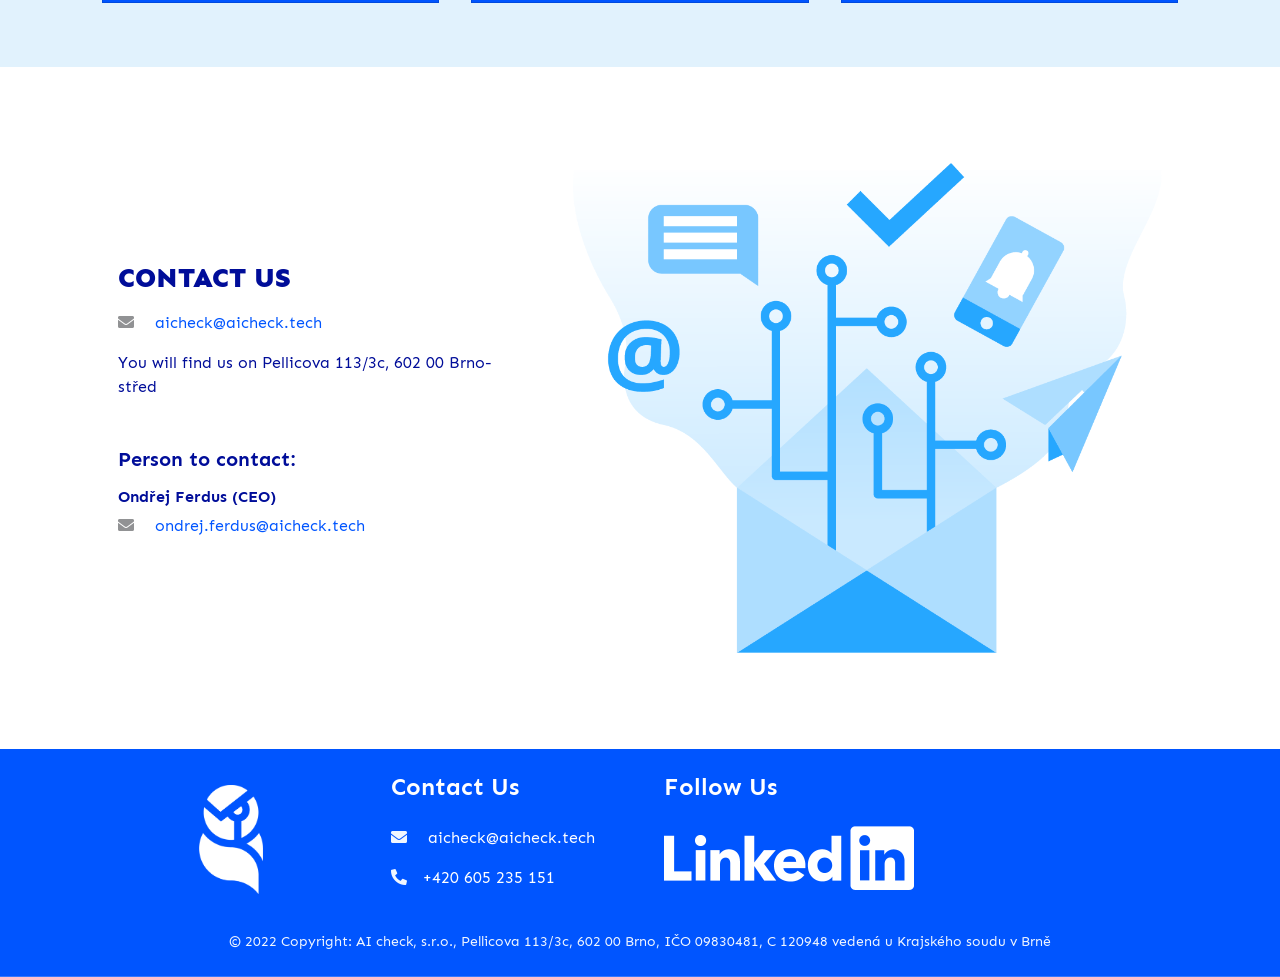
<file: en/index.html>
<!DOCTYPE html>
<html lang="en">
<head>
<meta charset="utf-8">
<title>Take The Lead With Artificial Intelligence | AI check, s.r.o.</title>
<meta name="viewport" content="width=device-width, initial-scale=1">
<meta name="robots" content="index, follow">
<link rel="icon" href="/img/logomark-blue-icon.png">
<link rel="preconnect" href="https://fonts.googleapis.com">
<link rel="preconnect" href="https://fonts.gstatic.com" crossorigin>
<link rel="stylesheet" href="https://fonts.googleapis.com/css2?family=Sen&display=swap">
<link rel="stylesheet" href="https://cdnjs.cloudflare.com/ajax/libs/font-awesome/5.10.0/css/all.min.css">
<link rel="stylesheet" href="https://cdn.jsdelivr.net/npm/bootstrap-icons@1.4.1/font/bootstrap-icons.css">
<script src="https://code.jquery.com/jquery-3.4.1.min.js"></script>
<script src="https://cdn.jsdelivr.net/npm/bootstrap@5.0.0/dist/js/bootstrap.bundle.min.js"></script>
<script type="application/ld+json">{"@context":"https://schema.org","@type":"Organization","address":{"@type":"PostalAddress","addressCountry":"CZ","addressLocality":"Brno","postalCode":"60200","streetAddress":"Pellicova 113/3c"},"name":"AI check, s.r.o.","telephone":"(+420) 605 235 151","email":"aicheck(at)aicheck.tech","logo":"https://www.aicheck.tech/img/logotype-gradient.png","url":"https://www.aicheck.tech"}</script>
<meta name="description" content="AI check se sidlem v Brně Vám pomocí umělé inteligence poskytne chytrá řešení na míru. Chcete vědět více? Neváhejte navštivít náš web!">
<meta name="keywords" content="aicheck, ai, artificial intelligence, Brno, customized solution, consulting, chatGPT, smart solutions, ai experts, ai czech, nlp, classification, smart search, work planning">
<meta property="og:title" content="Take The Lead With Artificial Intelligence | AI check, s.r.o.">
<meta property="og:url" content="https://www.aicheck.tech/en">
<meta property="og:description" content="AI check se sidlem v Brně Vám pomocí umělé inteligence poskytne chytrá řešení na míru. Chcete vědět více? Neváhejte navštivít náš web!">
<meta property="og:image" content="https://www.aicheck.tech/img/social_default.png">
<meta property="og:site_name" content="AI check">
<meta property="og:type" content="article">
<meta property="og:locale" content="en">
<meta property="og:locale:alternate" content="cs">
<link rel="alternate" href="https://www.aicheck.tech/en" hreflang="en">
<link rel="alternate" href="https://www.aicheck.tech/" hreflang="cs">
<link rel="alternate" href="https://www.aicheck.tech/" hreflang="x-default">
<link rel="canonical" href="https://www.aicheck.tech/en">
<link rel="stylesheet" href="/css/style.css">
</head>
<body>
<div class="container-xxl bg-white p-0 box" id="top">
  <div>
    <div class="container-xxl position-relative p-0" id="home">
      <nav class="navbar navbar-expand-lg navbar-light px-4 px-lg-5 py-3 py-lg-0 sticky-top shadow-sm w100">
        <a href="/en" class="navbar-brand p-0"><img src="/img/logotype-gradient.png" alt="AI check Logo"></a>
        <button class="navbar-toggler" type="button" data-bs-toggle="collapse" data-bs-target="#navbarCollapse" id="closeMenuButton"><span class="fa fa-bars"></span></button>
        <div class="collapse navbar-collapse" id="navbarCollapse">
          <div class="navbar-nav mx-auto py-0">
            <span class="active nav-item nav-link"><a href="/en">Home</a></span>
            <span class="nav-item nav-link"><a href="/en/what-we-do">What we do</a></span>
            <span class="nav-item nav-link"><a href="/en/services">Services</a></span>
            <span class="nav-item nav-link"><a href="/en/faq">FAQ</a></span>
            <span class="nav-item nav-link"><a href="/en/about-us">About Us</a></span>
          </div>
          <span><a href="/en#contact" class="btn btn-sec py-2 px-4 ms-3 me-2 d-none d-lg-block">Contact Us</a></span>
          <a href="/" class="m-2"> cs </a>
        </div>
      </nav>
    </div>
  </div>
  <main id="contentContainer">
    <div>
      <div class="container-xxl bg-primary hero-header" id="what-we-do">
        <div class="px-5 pb-5">
          <div class="row g-5 pb-5">
            <div class="col-lg-4 col-md-6 text-center text-l-start">
              <h1 class="text-secondary mb-4 animated fadeIn">TAKE THE LEAD WITH ARTIFICIAL INTELLIGENCE</h1>
              <p class="text-secondary pb-3 animated fadeIn">We develop intelligent solutions for any type of business. We know where AI can help you effectively and long-term.</p>
              <a href="#contact" class="btn btn-pri py-sm-3 px-4 px-sm-5 animated fadeIn">Talk to us</a>
            </div>
          </div>
        </div>
      </div>
      <div class="container-xxl py-5" id="feature">
        <div class="container px-lg-5">
          <div class="text-center wow fadeIn" data-wow-delay="0.1s">
            <h2 class="text-secondary fw-medium">WHAT WE DO</h2>
          </div>
          <div class="row justify-content-stretch justify-content-center">
            <a href="/en/chatbot" class="col-lg-3 col-md-5 col-sm-10 wow fadeIn feature-item" data-wow-delay="0.1s">
              <div class="p-4">
                <div class="d-flex align-items-center justify-content-center mb-4" style="height:150px;">
                  <img src="/img/komunikace.png" alt="Conversational AI" style="height:150px;">
                </div>
                <h3 class="mb-3 text-secondary text-center">Conversational AI</h3>
              </div>
            </a>
            <a href="/en/what-we-do#smart-search" class="col-lg-3 col-md-5 col-sm-10 wow fadeIn feature-item" data-wow-delay="0.1s">
              <div class="p-4">
                <div class="d-flex align-items-center justify-content-center mb-4" style="height:150px;">
                  <img src="/img/home-chytre-vyhledavani.png" alt="Smart Search" style="height:150px;">
                </div>
                <h3 class="mb-3 text-secondary text-center">SMART SEARCH</h3>
              </div>
            </a>
            <a href="/en/what-we-do#work-planning" class="col-lg-3 col-md-5 col-sm-10 wow fadeIn feature-item" data-wow-delay="0.3s">
              <div class="p-4">
                <div class="d-flex align-items-center justify-content-center mb-4" style="height:150px;">
                  <img src="/img/home-planovani-prace.png" alt="Workforce Planning" style="height:150px;">
                </div>
                <h3 class="mb-3 text-secondary text-center">PROJECT SCHEDULING</h3>
              </div>
            </a>
            <a href="/en/what-we-do#nlp" class="col-lg-3 col-md-5 col-sm-10 wow fadeIn feature-item" data-wow-delay="0.3s">
              <div class="p-4">
                <div class="d-flex align-items-center justify-content-center mb-4" style="height:150px;">
                  <img src="/img/home-generovani-textu.png" alt="NLP" style="height:150px;">
                </div>
                <h3 class="mb-3 text-secondary text-center">NATURAL LANGUAGE PROCESSING (NLP)</h3>
              </div>
            </a>
          </div>
        </div>
      </div>
      <div class="container-xxl py-3 bg-lblue" id="our-services">
        <div class="container px-lg-4 pb-5">
          <div class="text-center wow fadeIn" data-wow-delay="0.1s">
            <h2 class="text-secondary fw-medium py-5">SERVICES</h2>
          </div>
          <div class="row g-3 text-l-start">
            <div class="col-lg-4 wow fadeIn" data-wow-delay="0.1s">
              <a href="/en/services#software-development">
                <div class="card feature-item p-4 px-3 py-5 mx-2 h100 bg-dark-blue text-white">
                  <div class="card-body">
                    <h3 class="mb-3 text-white">DEVELOP CUSTOM SOLUTIONS</h3>
                    <p class="card-text">Our solutions are based on artificial intelligence and we can also analyze your data and integrate your solution.</p>
                  </div>
                  <img class="px-3 move-right" src="/img/arrow-button-light.png" alt style="height:2rem;width:5rem;">
                </div>
              </a>
            </div>
            <div class="col-lg-4 wow fadeIn" data-wow-delay="0.3s">
              <a href="/en/services#consult">
                <div class="card feature-item p-4 px-3 py-5 mx-2 h100 bg-dark-blue text-white">
                  <div class="card-body">
                    <h3 class="mb-3 text-white">CONSULTING AND TRAINING</h3>
                    <p class="card-text">Do you have your own development team and lack AI competencies? Have you recently implemented an AI solution?</p>
                  </div>
                  <img class="px-3 move-right" src="/img/arrow-button-light.png" alt style="height:2rem;width:5rem;">
                </div>
              </a>
            </div>
            <div class="col-lg-4 wow fadeIn" data-wow-delay="0.5s">
              <a href="/en/services#solution-analysis">
                <div class="card feature-item p-4 px-3 py-5 mx-2 h100 bg-dark-blue text-white">
                  <div class="card-body">
                    <h3 class="mb-3 text-white">ANALYSIS AND GUIDANCE</h3>
                    <p class="card-text">Our experts can help you navigate your solution options and determine which requirements are critical for your use case and which ones you don't need to insist on.</p>
                  </div>
                  <img class="px-3 move-right" src="/img/arrow-button-light.png" alt style="height:2rem;width:5rem;">
                </div>
              </a>
            </div>
          </div>
        </div>
      </div>
      <div class="container-xxl py-5" id="contact">
        <div class="container py-5 px-lg-5">
          <div class="row g-5 align-items-center">
            <div class="col-lg-5 wow fadeIn" data-wow-delay="0.3s">
              <h2 class="mb-3 text-secondary text-l-start">CONTACT US</h2>
              <div class="text-l-start">
                <p class="fw-bold"><i class="fa fa-envelope me-3"></i><a href="mailto:aicheck@aicheck.tech"> aicheck@aicheck.tech</a></p>
                <div class="text-secondary">You will find us on Pellicova 113/3c, 602 00 Brno-střed</div>
              </div>
              <h5 class="mb-3 mt-5 text-secondary text-l-start">Person to contact:</h5>
              <div>
                <div class="text-l-start">
                  <h6 class="text-secondary mb-2">Ondřej Ferdus (CEO)</h6>
                  <p class="fw-bold"><i class="fa fa-envelope me-3"></i><a href="mailto:ondrej.ferdus@aicheck.tech"> ondrej.ferdus@aicheck.tech</a></p>
                </div>
              </div>
            </div>
            <div class="col-lg-7">
              <img class="img-fluid wow fadeIn" data-wow-delay="0.1s" src="/img/contacts-illustration.png" alt="Background">
            </div>
          </div>
        </div>
      </div>
    </div>
  </main>
  <div>
    <div class="container-fluid bg-primary text-light footer fadeIn" data-wow-delay="0.1s">
      <div class="container pt-4 px-lg-5 text-lg-start">
        <div class="row g-5">
          <div class="col-md-6 col-lg-3 flex-center">
            <img src="/img/logomark-white.png" style="width:4rem;" alt="AI check logo mark">
          </div>
          <div class="col-md-6 col-lg-3">
            <h4 class="text-white mb-4">Contact Us</h4>
            <address>
              <p class="fw-bold"><i class="fa fa-envelope me-3"></i><a class="text-white" href="mailto:aicheck@aicheck.tech"> aicheck@aicheck.tech</a></p>
              <p class="fw-bold"><i class="fa fa-phone-alt me-3"></i><a class="text-white" href="tel:+420605235151">+420 605 235 151</a></p>
            </address>
          </div>
          <div class="col-md-6 col-lg-3">
            <h4 class="text-white mb-4">Follow Us</h4>
            <div>
              <a href="https://cz.linkedin.com/company/aichecktech" target="_blank" rel="noopener noreferrer">
                <img class="fab fa-linkedin-in" src="/img/linkedin-logo-white.png" style="height:4rem;">
              </a>
            </div>
          </div>
        </div>
      </div>
      <div class="container px-lg-5 text-center">
        <div class="copyright">
          <div class="text-center mb-3 mb-md-0"> © <span class="fw-bold">2022 Copyright:</span> AI check, s.r.o., Pellicova 113/3c, 602 00 Brno, IČO 09830481, C 120948 vedená u Krajského soudu v Brně</div>
        </div>
      </div>
    </div>
  </div>
</div>
<script src="/js/wow.min.js"></script>
<script>new WOW().init();</script>
</body>
</html>
</file>
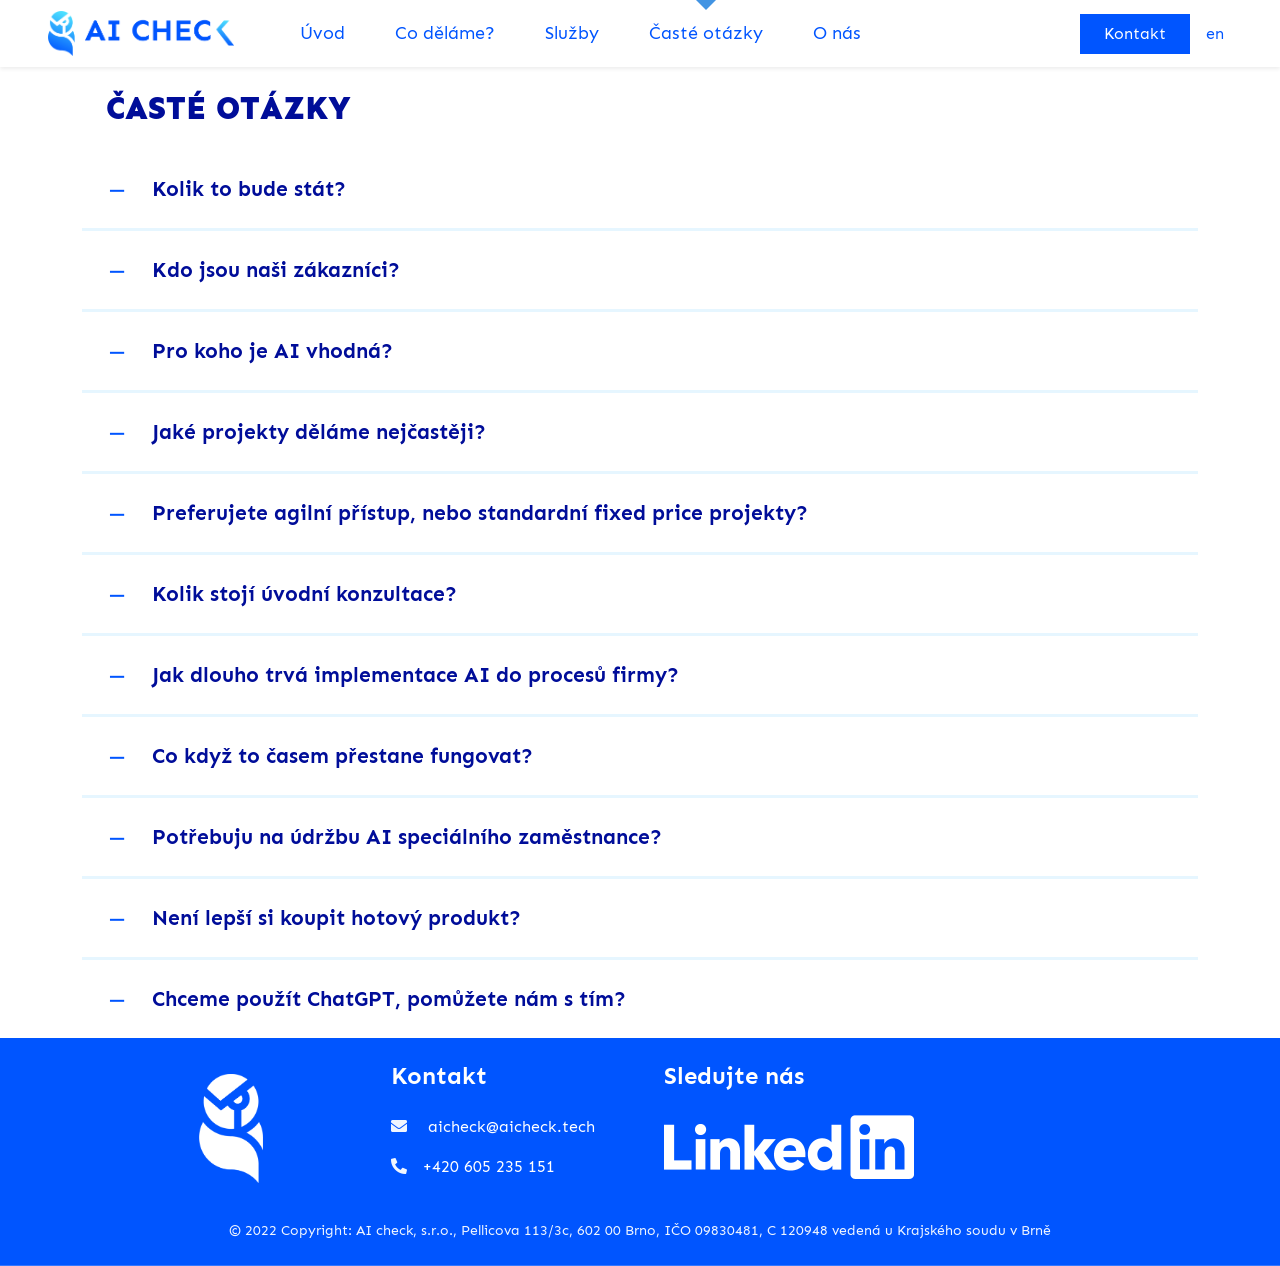
<file: faq/index.html>
<!DOCTYPE html>
<html lang="cs">
<head>
<meta charset="utf-8">
<title>Časté otázky | AI check, s.r.o.</title>
<meta name="viewport" content="width=device-width, initial-scale=1">
<meta name="robots" content="index, follow">
<link rel="icon" href="/img/logomark-blue-icon.png">
<link rel="preconnect" href="https://fonts.googleapis.com">
<link rel="preconnect" href="https://fonts.gstatic.com" crossorigin>
<link rel="stylesheet" href="https://fonts.googleapis.com/css2?family=Sen&display=swap">
<link rel="stylesheet" href="https://cdnjs.cloudflare.com/ajax/libs/font-awesome/5.10.0/css/all.min.css">
<link rel="stylesheet" href="https://cdn.jsdelivr.net/npm/bootstrap-icons@1.4.1/font/bootstrap-icons.css">
<script src="https://code.jquery.com/jquery-3.4.1.min.js"></script>
<script src="https://cdn.jsdelivr.net/npm/bootstrap@5.0.0/dist/js/bootstrap.bundle.min.js"></script>
<script type="application/ld+json">{"@context":"https://schema.org","@type":"Organization","address":{"@type":"PostalAddress","addressCountry":"CZ","addressLocality":"Brno","postalCode":"60200","streetAddress":"Pellicova 113/3c"},"name":"AI check, s.r.o.","telephone":"(+420) 605 235 151","email":"aicheck(at)aicheck.tech","logo":"https://www.aicheck.tech/img/logotype-gradient.png","url":"https://www.aicheck.tech"}</script>
<meta name="description" content="Nenašli-li jste na našem webu odpovědi na své otázky, zkuste náš seznam nejčastějších otázek. Neváhejte nás však kontaktovat i osobně!">
<meta name="keywords" content="aicheck, ai, umělá inteligence, Brno, řešení na míru, chytrá řešení, ai experti, ai česko, nlp, klasifikace, chytré vyhledávání, plánování práce, chatGPT, konzultace">
<meta property="og:title" content="Časté otázky | AI check, s.r.o.">
<meta property="og:url" content="https://www.aicheck.tech/faq">
<meta property="og:description" content="Nenašli-li jste na našem webu odpovědi na své otázky, zkuste náš seznam nejčastějších otázek. Neváhejte nás však kontaktovat i osobně!">
<meta property="og:image" content="https://www.aicheck.tech/img/social_default.png">
<meta property="og:site_name" content="AI check">
<meta property="og:type" content="article">
<meta property="og:locale" content="cs">
<meta property="og:locale:alternate" content="en">
<link rel="alternate" href="https://www.aicheck.tech/en/faq" hreflang="en">
<link rel="alternate" href="https://www.aicheck.tech/faq" hreflang="cs">
<link rel="alternate" href="https://www.aicheck.tech/faq" hreflang="x-default">
<link rel="canonical" href="https://www.aicheck.tech/faq">
<link rel="stylesheet" href="/css/style.css">
</head>
<body>
<div class="container-xxl bg-white p-0 box" id="top">
  <div>
    <div class="container-xxl position-relative p-0" id="home">
      <nav class="navbar navbar-expand-lg navbar-light px-4 px-lg-5 py-3 py-lg-0 sticky-top shadow-sm w100">
        <a href="/" class="navbar-brand p-0"><img src="/img/logotype-gradient.png" alt="AI check Logo"></a>
        <button class="navbar-toggler" type="button" data-bs-toggle="collapse" data-bs-target="#navbarCollapse" id="closeMenuButton"><span class="fa fa-bars"></span></button>
        <div class="collapse navbar-collapse" id="navbarCollapse">
          <div class="navbar-nav mx-auto py-0">
            <span class="nav-item nav-link"><a href="/">Úvod</a></span>
            <span class="nav-item nav-link"><a href="/what-we-do">Co děláme?</a></span>
            <span class="nav-item nav-link"><a href="/services">Služby</a></span>
            <span class="active nav-item nav-link"><a href="/faq">Časté otázky</a></span>
            <span class="nav-item nav-link"><a href="/about-us">O nás</a></span>
          </div>
          <span><a href="/#contact" class="btn btn-sec py-2 px-4 ms-3 me-2 d-none d-lg-block">Kontakt</a></span>
          <a href="/en/faq" class="m-2"> en </a>
        </div>
      </nav>
    </div>
  </div>
  <main id="contentContainer">
    <div class="content-header">
      <div class="container text-l-start">
        <h1 class="text-secondary m-4 animated fadeIn small-heading">ČASTÉ OTÁZKY</h1>
        <div class="text-black animated fadeIn" id="faq">
          <div class="faq-record">
            <div>
              <button class="border-0 bg-transparent" type="button" data-bs-toggle="collapse" data-bs-target="#faq1">－</button>
              <h4 class="faq-question text-secondary d-inline">Kolik to bude stát?</h4>
            </div>
            <div class="collapse" id="faq1">
              <p>Vyvíjíme AI řešení na míru, proto je každý projekt jedinečný nejen svým provedením, ale i cenou. V některých firmách stačí menší optimalizace existujících procesů, v jiných je potřeba přijít s úplně novým řešením.</p>
              <p>Cena se odvíjí například od toho, zda máte k dispozici všechna data, jestli potřebujete integrovat s dalšími systémy nebo využít různé typy zařízení. Spolehlivý odhad ceny dokážeme nabídnout, když známe detaily projektu.</p>
              <p>Máte nápad a nevíte, jak ho realizovat? Nebo máte nějaký problém a nevíte, jak ho řešit? Povězte nám více o své firmě a co byste rádi zlepšili. My vám navrhneme řešení i cenovou kalkulaci s přihlédnutím k vašim možnostem. Spojte se s námi po telefonu, e-mailem nebo vyplněním kontaktního formuláře.</p>
            </div>
          </div>
          <div class="faq-record">
            <div>
              <button class="border-0 bg-transparent" type="button" data-bs-toggle="collapse" data-bs-target="#faq2">－</button>
              <h4 class="faq-question text-secondary d-inline">Kdo jsou naši zákazníci?</h4>
            </div>
            <div class="collapse" id="faq2">
              <p>Naším zákazníkem může být každý, kdo chce inovovat. Mohou to být například firmy z oblasti výroby, e-commerce, logistiky a mnohé další. Možnosti spolupráce najdeme ale i v akademické sféře, kde se můžeme podílet na výzkumu a vývoji v rámci projektů.</p>
              <p>Jsme schopni pracovat také jako subdodavatelé pro jiné firmy, které se věnují digitalizaci nebo dodávce IT řešení, kterým pomůžeme s vytvořením a implementací chytré AI části.</p>
              <p>Zkrátka pokud chcete digitalizovat a využívat AI, budeme si rozumět.</p>
            </div>
          </div>
          <div class="faq-record">
            <div>
              <button class="border-0 bg-transparent" type="button" data-bs-toggle="collapse" data-bs-target="#faq3">－</button>
              <h4 class="faq-question text-secondary d-inline">Pro koho je AI vhodná?</h4>
            </div>
            <div class="collapse" id="faq3">
              <p>Věříme, že z vhodně implementované AI bude benefitovat každá firma. Umělou inteligenci lze efektivně zapojit do mnoha firemních procesů od administrativy přes výrobu, logistiku až po komunikaci se zákazníkem i v rámci firmy.</p>
              <p>Vždy hledáme vhodné AI řešení podle individuálních potřeb klienta. Podívejte se na naše příklady AI řešení.</p>
            </div>
          </div>
          <div class="faq-record">
            <div>
              <button class="border-0 bg-transparent" type="button" data-bs-toggle="collapse" data-bs-target="#faq4">－</button>
              <h4 class="faq-question text-secondary d-inline">Jaké projekty děláme nejčastěji?</h4>
            </div>
            <div class="collapse" id="faq4">
              <p>Trh je plný firem, které mají hotový produkt a vaši firmu se na něj snaží napasovat. My to děláme opačně, začneme s vaší firmou, vašimi procesy a plány a hledáme, co by vám pomohlo.</p>
              <p>Kvůli orientaci na klienta nemáme vlastní produkty, ale pokud zjistíme, že by vám nějaký již existující produkt pomohl, upozorníme vás na něj a pomůžeme vám ho začlenit do firmy. Nevytváříme digitální ostrovy, ale snažíme se vytvářet ekosystémy, ve kterých informace volně proudí a jsou naplno využívány.</p>
            </div>
          </div>
          <div class="faq-record">
            <div>
              <button class="border-0 bg-transparent" type="button" data-bs-toggle="collapse" data-bs-target="#faq5">－</button>
              <h4 class="faq-question text-secondary d-inline">Preferujete agilní přístup, nebo standardní fixed price projekty?</h4>
            </div>
            <div class="collapse" id="faq5">
              <p>Naši spolupráci nastavíme dle vašich možností a preferencí. Můžeme spolupracovat formou klasického fixed price projektu, u kterého vám poskytneme na začátku odhad pracnosti jednotlivých částí a navrhneme projektový plán s milníky.</p>
              <p>Rádi budeme spolupracovat i agilně. Pokud chcete v rámci vývojového procesu využívat konkrétní metodiku agilního vývoje, přizpůsobíme se vám.</p>
            </div>
          </div>
          <div class="faq-record">
            <div>
              <button class="border-0 bg-transparent" type="button" data-bs-toggle="collapse" data-bs-target="#faq6">－</button>
              <h4 class="faq-question text-secondary d-inline">Kolik stojí úvodní konzultace?</h4>
            </div>
            <div class="collapse" id="faq6">
              <p>Úvodní konzultace jsou nezávazné a zdarma. Rádi se seznámíme s vaší firmou nebo produktem a prodiskutujeme možnosti implementace AI. Pro sjednání konzultace nám zavolejte nebo pošlete kontakt prostřednictvím kontaktního formuláře.</p>
            </div>
          </div>
          <div class="faq-record">
            <div>
              <button class="border-0 bg-transparent" type="button" data-bs-toggle="collapse" data-bs-target="#faq7">－</button>
              <h4 class="faq-question text-secondary d-inline">Jak dlouho trvá implementace AI do procesů firmy?</h4>
            </div>
            <div class="collapse" id="faq7">
              <p>Implementace AI řešení nám může zabrat měsíc, ale třeba i rok. Vždy záleží na velikosti projektu. Nicméně spolupráce pro nás předáním projektu nekončí. Technologie je potřeba inovovat a udržovat, a proto vám chceme být dlouhodobě k dispozici. Podívejte se, jak by probíhala naše spolupráce.</p>
            </div>
          </div>
          <div class="faq-record">
            <div>
              <button class="border-0 bg-transparent" type="button" data-bs-toggle="collapse" data-bs-target="#faq8">－</button>
              <h4 class="faq-question text-secondary d-inline">Co když to časem přestane fungovat?</h4>
            </div>
            <div class="collapse" id="faq8">
              <p>Zakládáme si na dlouhodobé spolupráci. Technologie potřebují inovovat a aktualizovat, a proto vám budeme k dispozici i po předání hotového projektu.</p>
            </div>
          </div>
          <div class="faq-record">
            <div>
              <button class="border-0 bg-transparent" type="button" data-bs-toggle="collapse" data-bs-target="#faq9">－</button>
              <h4 class="faq-question text-secondary d-inline">Potřebuju na údržbu AI speciálního zaměstnance?</h4>
            </div>
            <div class="collapse" id="faq9">
              <p>Nová řešení vytváříme tak, aby se co nejlépe implementovala do existujících procesů ve vaší firmě. Proto je pro nás důležitá spolupráce s vašimi zaměstnanci a experty, které také naučíme, jak s novou technologií pracovat. I po předání projektu se na nás vždy můžete obrátit a my vám s čímkoliv pomůžeme.</p>
              <p>Nebo vám můžeme pomoci i s tvorbou vlastního AI týmu.</p>
            </div>
          </div>
          <div class="faq-record">
            <div>
              <button class="border-0 bg-transparent" type="button" data-bs-toggle="collapse" data-bs-target="#faq10">－</button>
              <h4 class="faq-question text-secondary d-inline">Není lepší si koupit hotový produkt?</h4>
            </div>
            <div class="collapse" id="faq10">
              <p>Naše služby jsou unikátní v tom, že hledáme řešení přímo pro vás. Takové, které bude možné hladce integrovat v rámci všech existujících procesů ve firmě. S hotovými produkty to může být potíž. Nicméně pokud na trhu už existuje vhodný produkt, upozorníme vás na něj a rádi ho využijeme a pomůžeme s jeho zavedením. Nechceme vám za každou cenu nabízet úplně nový produkt, pokud to není potřeba. Vždy pro vás hledáme nejefektivnější a udržitelnou cestu k využití AI.</p>
            </div>
          </div>
          <div class="faq-record">
            <div>
              <button class="border-0 bg-transparent" type="button" data-bs-toggle="collapse" data-bs-target="#faq11">－</button>
              <h4 class="faq-question text-secondary d-inline">Chceme použít ChatGPT, pomůžete nám s tím?</h4>
            </div>
            <div class="collapse" id="faq11">
              <p>Rádi vám pomůžeme, jak s vysvětlením, jaké jsou možnosti a omezení přelomové ChatGPT, tak i s tím, jaký lze čekat další vývoj a jak se na něj připravit.</p>
            </div>
          </div>
        </div>
      </div>
    </div>
  </main>
  <div>
    <div class="container-fluid bg-primary text-light footer fadeIn" data-wow-delay="0.1s">
      <div class="container pt-4 px-lg-5 text-lg-start">
        <div class="row g-5">
          <div class="col-md-6 col-lg-3 flex-center">
            <img src="/img/logomark-white.png" style="width:4rem;" alt="AI check logo mark">
          </div>
          <div class="col-md-6 col-lg-3">
            <h4 class="text-white mb-4">Kontakt</h4>
            <address>
              <p class="fw-bold"><i class="fa fa-envelope me-3"></i><a class="text-white" href="mailto:aicheck@aicheck.tech"> aicheck@aicheck.tech</a></p>
              <p class="fw-bold"><i class="fa fa-phone-alt me-3"></i><a class="text-white" href="tel:+420605235151">+420 605 235 151</a></p>
            </address>
          </div>
          <div class="col-md-6 col-lg-3">
            <h4 class="text-white mb-4">Sledujte nás</h4>
            <div>
              <a href="https://cz.linkedin.com/company/aichecktech" target="_blank" rel="noopener noreferrer">
                <img class="fab fa-linkedin-in" src="/img/linkedin-logo-white.png" style="height:4rem;">
              </a>
            </div>
          </div>
        </div>
      </div>
      <div class="container px-lg-5 text-center">
        <div class="copyright">
          <div class="text-center mb-3 mb-md-0"> © <span class="fw-bold">2022 Copyright:</span> AI check, s.r.o., Pellicova 113/3c, 602 00 Brno, IČO 09830481, C 120948 vedená u Krajského soudu v Brně</div>
        </div>
      </div>
    </div>
  </div>
</div>
<script src="/js/wow.min.js"></script>
<script>new WOW().init();</script>
</body>
</html>
</file>
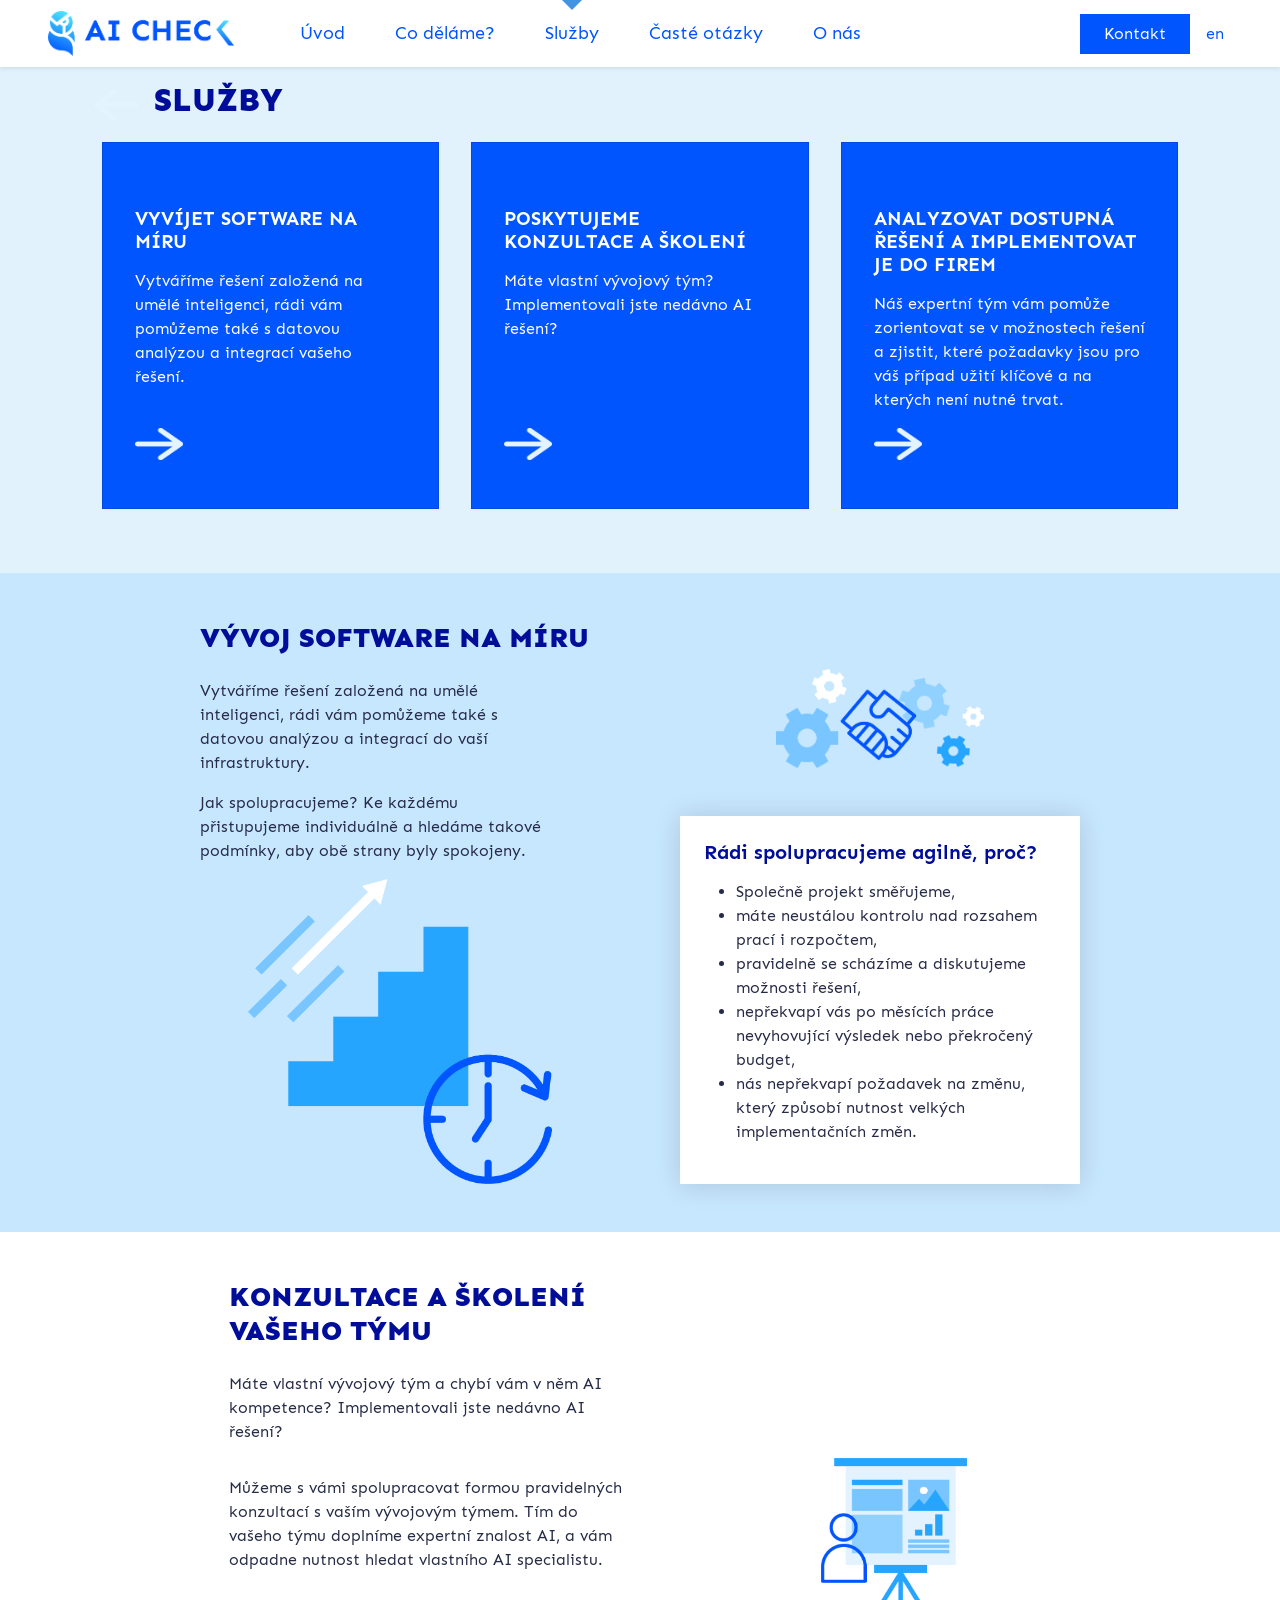
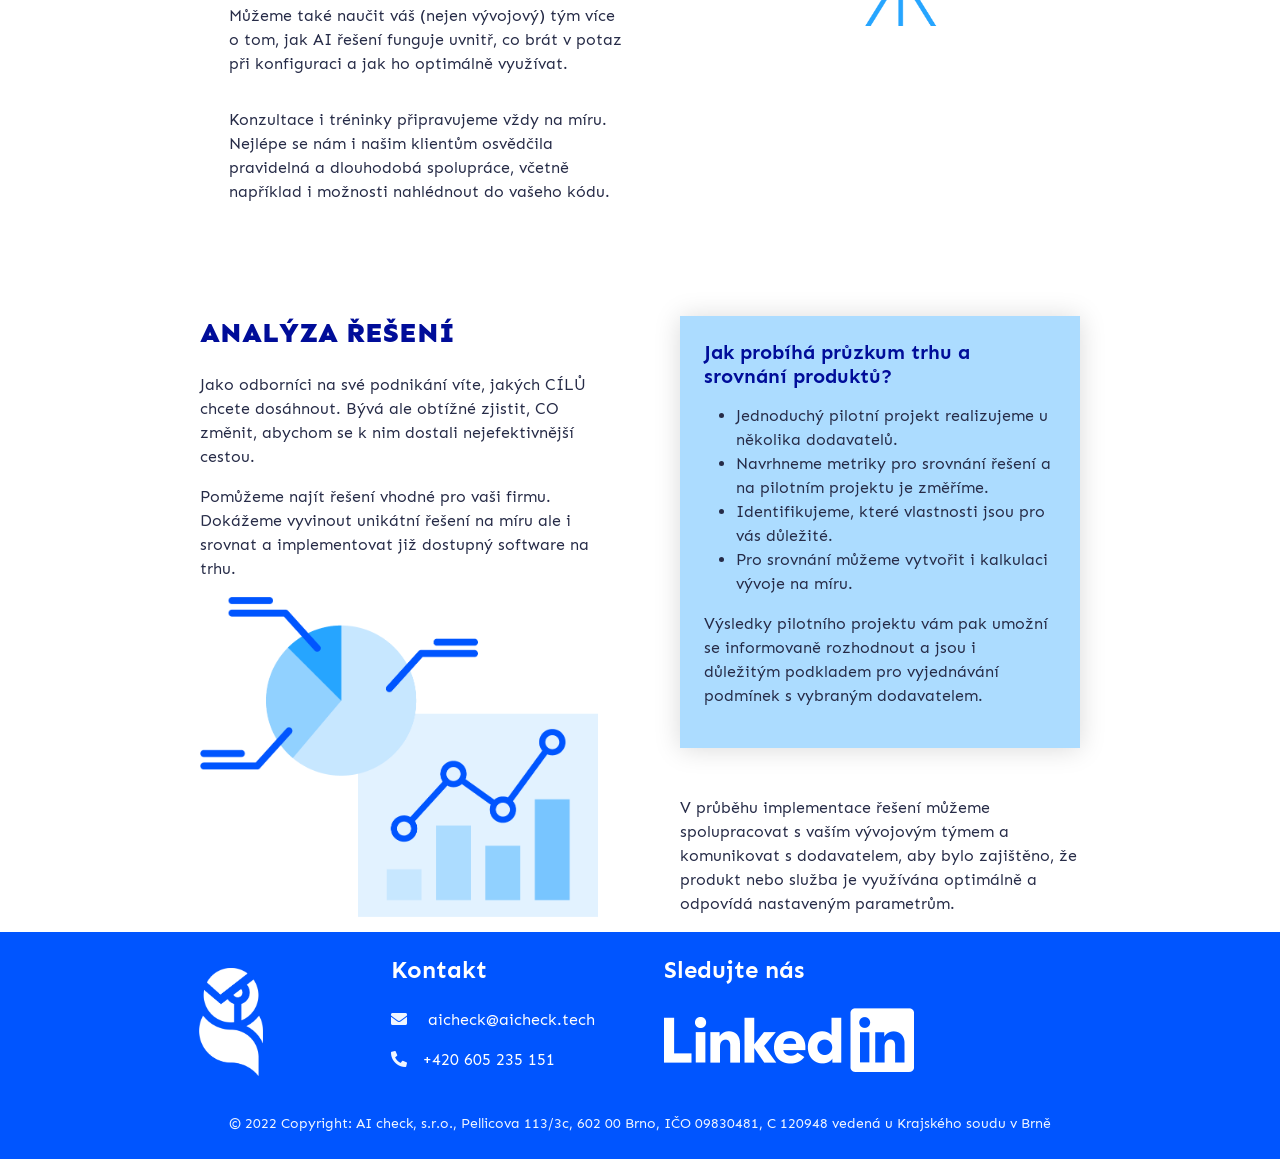
<file: services/index.html>
<!DOCTYPE html>
<html lang="cs">
<head>
<meta charset="utf-8">
<title>Služby | AI check, s.r.o.</title>
<meta name="viewport" content="width=device-width, initial-scale=1">
<meta name="robots" content="index, follow">
<link rel="icon" href="/img/logomark-blue-icon.png">
<link rel="preconnect" href="https://fonts.googleapis.com">
<link rel="preconnect" href="https://fonts.gstatic.com" crossorigin>
<link rel="stylesheet" href="https://fonts.googleapis.com/css2?family=Sen&display=swap">
<link rel="stylesheet" href="https://cdnjs.cloudflare.com/ajax/libs/font-awesome/5.10.0/css/all.min.css">
<link rel="stylesheet" href="https://cdn.jsdelivr.net/npm/bootstrap-icons@1.4.1/font/bootstrap-icons.css">
<script src="https://code.jquery.com/jquery-3.4.1.min.js"></script>
<script src="https://cdn.jsdelivr.net/npm/bootstrap@5.0.0/dist/js/bootstrap.bundle.min.js"></script>
<script type="application/ld+json">{"@context":"https://schema.org","@type":"Organization","address":{"@type":"PostalAddress","addressCountry":"CZ","addressLocality":"Brno","postalCode":"60200","streetAddress":"Pellicova 113/3c"},"name":"AI check, s.r.o.","telephone":"(+420) 605 235 151","email":"aicheck(at)aicheck.tech","logo":"https://www.aicheck.tech/img/logotype-gradient.png","url":"https://www.aicheck.tech"}</script>
<meta name="description" content="Naše služby zahrnují vývoj software podle Vaších představ, odborné konzultace na téma AI řešení, či analýza již dostupných řešení. Kontaktujte nás!">
<meta name="keywords" content="aicheck, ai, umělá inteligence, Brno, řešení na míru, chytrá řešení, ai experti, ai česko, nlp, klasifikace, chytré vyhledávání, plánování práce, chatGPT, konzultace">
<meta property="og:title" content="Služby | AI check, s.r.o.">
<meta property="og:url" content="https://www.aicheck.tech/services">
<meta property="og:description" content="Naše služby zahrnují vývoj software podle Vaších představ, odborné konzultace na téma AI řešení, či analýza již dostupných řešení. Kontaktujte nás!">
<meta property="og:image" content="https://www.aicheck.tech/img/social_default.png">
<meta property="og:site_name" content="AI check">
<meta property="og:type" content="article">
<meta property="og:locale" content="cs">
<meta property="og:locale:alternate" content="en">
<link rel="alternate" href="https://www.aicheck.tech/en/services" hreflang="en">
<link rel="alternate" href="https://www.aicheck.tech/services" hreflang="cs">
<link rel="alternate" href="https://www.aicheck.tech/services" hreflang="x-default">
<link rel="canonical" href="https://www.aicheck.tech/services">
<link rel="stylesheet" href="/css/style.css">
</head>
<body>
<div class="container-xxl bg-white p-0 box" id="top">
  <div>
    <div class="container-xxl position-relative p-0" id="home">
      <nav class="navbar navbar-expand-lg navbar-light px-4 px-lg-5 py-3 py-lg-0 sticky-top shadow-sm w100">
        <a href="/" class="navbar-brand p-0"><img src="/img/logotype-gradient.png" alt="AI check Logo"></a>
        <button class="navbar-toggler" type="button" data-bs-toggle="collapse" data-bs-target="#navbarCollapse" id="closeMenuButton"><span class="fa fa-bars"></span></button>
        <div class="collapse navbar-collapse" id="navbarCollapse">
          <div class="navbar-nav mx-auto py-0">
            <span class="nav-item nav-link"><a href="/">Úvod</a></span>
            <span class="nav-item nav-link"><a href="/what-we-do">Co děláme?</a></span>
            <span class="active nav-item nav-link"><a href="/services">Služby</a></span>
            <span class="nav-item nav-link"><a href="/faq">Časté otázky</a></span>
            <span class="nav-item nav-link"><a href="/about-us">O nás</a></span>
          </div>
          <span><a href="/#contact" class="btn btn-sec py-2 px-4 ms-3 me-2 d-none d-lg-block">Kontakt</a></span>
          <a href="/en/services" class="m-2"> en </a>
        </div>
      </nav>
    </div>
  </div>
  <main id="contentContainer">
    <div class="content-header">
      <div class="bg-lblue">
        <div class="container-xxl py-3 bg-lblue" id="our-services">
          <div class="container px-lg-4 pb-5">
            <div class="d-flex align-items-center text-l-start pb-3">
              <div class="rotate180">
                <a href="/services#our-services"><img class="move-right" src="/img/arrow-button-light.png" alt style="height:2rem;"></a>
              </div>
              <h1 class="ms-3 text-secondary animated fadeIn small-heading">SLUŽBY</h1>
            </div>
            <div class="row g-3 text-l-start">
              <div class="col-lg-4 wow fadeIn" data-wow-delay="0.1s">
                <a href="/services#software-development">
                  <div class="card feature-item p-4 px-3 py-5 mx-2 h100 bg-dark-blue text-white">
                    <div class="card-body">
                      <h3 class="mb-3 text-white">VYVÍJET SOFTWARE NA MÍRU</h3>
                      <p class="card-text">Vytváříme řešení založená na umělé inteligenci, rádi vám pomůžeme také s datovou analýzou a integrací vašeho řešení.</p>
                    </div>
                    <img class="px-3 move-right" src="/img/arrow-button-light.png" alt style="height:2rem;width:5rem;">
                  </div>
                </a>
              </div>
              <div class="col-lg-4 wow fadeIn" data-wow-delay="0.3s">
                <a href="/services#consult">
                  <div class="card feature-item p-4 px-3 py-5 mx-2 h100 bg-dark-blue text-white">
                    <div class="card-body">
                      <h3 class="mb-3 text-white">POSKYTUJEME KONZULTACE A ŠKOLENÍ</h3>
                      <p class="card-text">Máte vlastní vývojový tým? Implementovali jste nedávno AI řešení?</p>
                    </div>
                    <img class="px-3 move-right" src="/img/arrow-button-light.png" alt style="height:2rem;width:5rem;">
                  </div>
                </a>
              </div>
              <div class="col-lg-4 wow fadeIn" data-wow-delay="0.5s">
                <a href="/services#solution-analysis">
                  <div class="card feature-item p-4 px-3 py-5 mx-2 h100 bg-dark-blue text-white">
                    <div class="card-body">
                      <h3 class="mb-3 text-white">ANALYZOVAT DOSTUPNÁ ŘEŠENÍ A IMPLEMENTOVAT JE DO FIREM</h3>
                      <p class="card-text">Náš expertní tým vám pomůže zorientovat se v možnostech řešení a zjistit, které požadavky jsou pro váš případ užití klíčové a na kterých není nutné trvat.</p>
                    </div>
                    <img class="px-3 move-right" src="/img/arrow-button-light.png" alt style="height:2rem;width:5rem;">
                  </div>
                </a>
              </div>
            </div>
          </div>
        </div>
      </div>
      <section class="bg-blue2 px-md-5">
        <div class="px-md-5 pt-5 pb-5 mx-5 text-l-start text-black" id="software-development">
          <div class="row align-items-center justify-content-md-evenly">
            <div class="col-lg-5">
              <h2 class="text-secondary mb-4 animated fadeIn">VÝVOJ SOFTWARE NA MÍRU</h2>
              <div class="pe-5">
                <p class="animated fadeIn">Vytváříme řešení založená na umělé inteligenci, rádi vám pomůžeme také s datovou analýzou a integrací do vaší infrastruktury.</p>
                <p class="animated fadeIn">Jak spolupracujeme? Ke každému přistupujeme individuálně a hledáme takové podmínky, aby obě strany byly spokojeny.</p>
              </div>
              <div class="px-5">
                <img class="img-fluid wow fadeInLeft" data-wow-delay="0.1s" src="/img/vyvoj-software-02.png" alt="Background">
              </div>
            </div>
            <div class="col-lg-5">
              <div class="p-5 mobile-hide">
                <img class="px-5 img-fluid wow fadeInRight" data-wow-delay="0.1s" src="/img/vyvoj-software-01.png" alt="Background">
              </div>
              <div class="bg-white tile">
                <div class="p-4">
                  <h5 class="text-secondary mb-3 animated fadeIn fw-bold">Rádi spolupracujeme agilně, proč?</h5>
                  <ul class="animated fadeIn">
                    <li>Společně projekt směřujeme,</li>
                    <li>máte neustálou kontrolu nad rozsahem prací i rozpočtem,</li>
                    <li>pravidelně se scházíme a diskutujeme možnosti řešení,</li>
                    <li>nepřekvapí vás po měsících práce nevyhovující výsledek nebo překročený budget,</li>
                    <li>nás nepřekvapí požadavek na změnu, který způsobí nutnost velkých implementačních změn.</li>
                  </ul>
                </div>
              </div>
            </div>
          </div>
        </div>
      </section>
      <section class="px-md-5">
        <div class="px-md-5 mx-5" id="consult">
          <div class="row align-items-center justify-content-md-evenly">
            <div class="col-lg-5 text-l-start">
              <div class="text-black my-5">
                <h2 class="text-secondary mb-4 animated fadeIn fw-bold">KONZULTACE A ŠKOLENÍ VAŠEHO TÝMU</h2>
                <p class="pb-3 animated fadeIn">Máte vlastní vývojový tým a chybí vám v něm AI kompetence? Implementovali jste nedávno AI řešení?</p>
                <p class="pb-3 animated fadeIn">Můžeme s vámi spolupracovat formou pravidelných konzultací s vaším vývojovým týmem. Tím do vašeho týmu doplníme expertní znalost AI, a vám odpadne nutnost hledat vlastního AI specialistu.</p>
                <p class="pb-3 animated fadeIn">Můžeme také naučit váš (nejen vývojový) tým více o tom, jak AI řešení funguje uvnitř, co brát v potaz při konfiguraci a jak ho optimálně využívat.</p>
                <p class="animated fadeIn">Konzultace i tréninky připravujeme vždy na míru. Nejlépe se nám i našim klientům osvědčila pravidelná a dlouhodobá spolupráce, včetně například i možnosti nahlédnout do vašeho kódu.</p>
              </div>
            </div>
            <div class="col-lg-4 p-5">
              <img class="px-5 img-fluid wow fadeInRight" data-wow-delay="0.1s" src="/img/konzultace-skoleni.png" alt="Background">
            </div>
          </div>
        </div>
      </section>
      <section class="px-md-5">
        <div class="px-md-5 pt-3 text-l-start mx-5">
          <div class="row mt-5 justify-content-md-evenly" id="solution-analysis">
            <div class="col-lg-5">
              <h2 class="text-secondary mb-4 animated fadeIn fw-bold">ANALÝZA ŘEŠENÍ</h2>
              <p class="text-black animated fadeIn">Jako odborníci na své podnikání víte, jakých CÍLŮ chcete dosáhnout. Bývá ale obtížné zjistit, CO změnit, abychom se k nim dostali nejefektivnější cestou.</p>
              <p class="text-black animated fadeIn">Pomůžeme najít řešení vhodné pro vaši firmu. Dokážeme vyvinout unikátní řešení na míru ale i srovnat a implementovat již dostupný software na trhu.</p>
              <div>
                <img class="max-h-2 img-fluid wow fadeInLeft" data-wow-delay="0.1s" src="/img/analyza-reseni.png" alt="Background">
              </div>
            </div>
            <div class="col-lg-5 text-black">
              <div class="p-4 bg-dblue2 tile">
                <h5 class="text-secondary mb-3 animated fadeIn fw-bold">Jak probíhá průzkum trhu a srovnání produktů?</h5>
                <ul class="animated fadeIn">
                  <li>Jednoduchý pilotní projekt realizujeme u několika dodavatelů.</li>
                  <li>Navrhneme metriky pro srovnání řešení a na pilotním projektu je změříme.</li>
                  <li>Identifikujeme, které vlastnosti jsou pro vás důležité.</li>
                  <li>Pro srovnání můžeme vytvořit i kalkulaci vývoje na míru.</li>
                </ul>
                <p class="animated fadeIn">Výsledky pilotního projektu vám pak umožní se informovaně rozhodnout a jsou i důležitým podkladem pro vyjednávání podmínek s vybraným dodavatelem.</p>
              </div>
              <div>
                <p class="text-black mt-5 animated fadeIn">V průběhu implementace řešení můžeme spolupracovat s vaším vývojovým týmem a komunikovat s dodavatelem, aby bylo zajištěno, že produkt nebo služba je využívána optimálně a odpovídá nastaveným parametrům.</p>
              </div>
            </div>
          </div>
        </div>
      </section>
    </div>
  </main>
  <div>
    <div class="container-fluid bg-primary text-light footer fadeIn" data-wow-delay="0.1s">
      <div class="container pt-4 px-lg-5 text-lg-start">
        <div class="row g-5">
          <div class="col-md-6 col-lg-3 flex-center">
            <img src="/img/logomark-white.png" style="width:4rem;" alt="AI check logo mark">
          </div>
          <div class="col-md-6 col-lg-3">
            <h4 class="text-white mb-4">Kontakt</h4>
            <address>
              <p class="fw-bold"><i class="fa fa-envelope me-3"></i><a class="text-white" href="mailto:aicheck@aicheck.tech"> aicheck@aicheck.tech</a></p>
              <p class="fw-bold"><i class="fa fa-phone-alt me-3"></i><a class="text-white" href="tel:+420605235151">+420 605 235 151</a></p>
            </address>
          </div>
          <div class="col-md-6 col-lg-3">
            <h4 class="text-white mb-4">Sledujte nás</h4>
            <div>
              <a href="https://cz.linkedin.com/company/aichecktech" target="_blank" rel="noopener noreferrer">
                <img class="fab fa-linkedin-in" src="/img/linkedin-logo-white.png" style="height:4rem;">
              </a>
            </div>
          </div>
        </div>
      </div>
      <div class="container px-lg-5 text-center">
        <div class="copyright">
          <div class="text-center mb-3 mb-md-0"> © <span class="fw-bold">2022 Copyright:</span> AI check, s.r.o., Pellicova 113/3c, 602 00 Brno, IČO 09830481, C 120948 vedená u Krajského soudu v Brně</div>
        </div>
      </div>
    </div>
  </div>
</div>
<script src="/js/wow.min.js"></script>
<script>new WOW().init();</script>
</body>
</html>
</file>
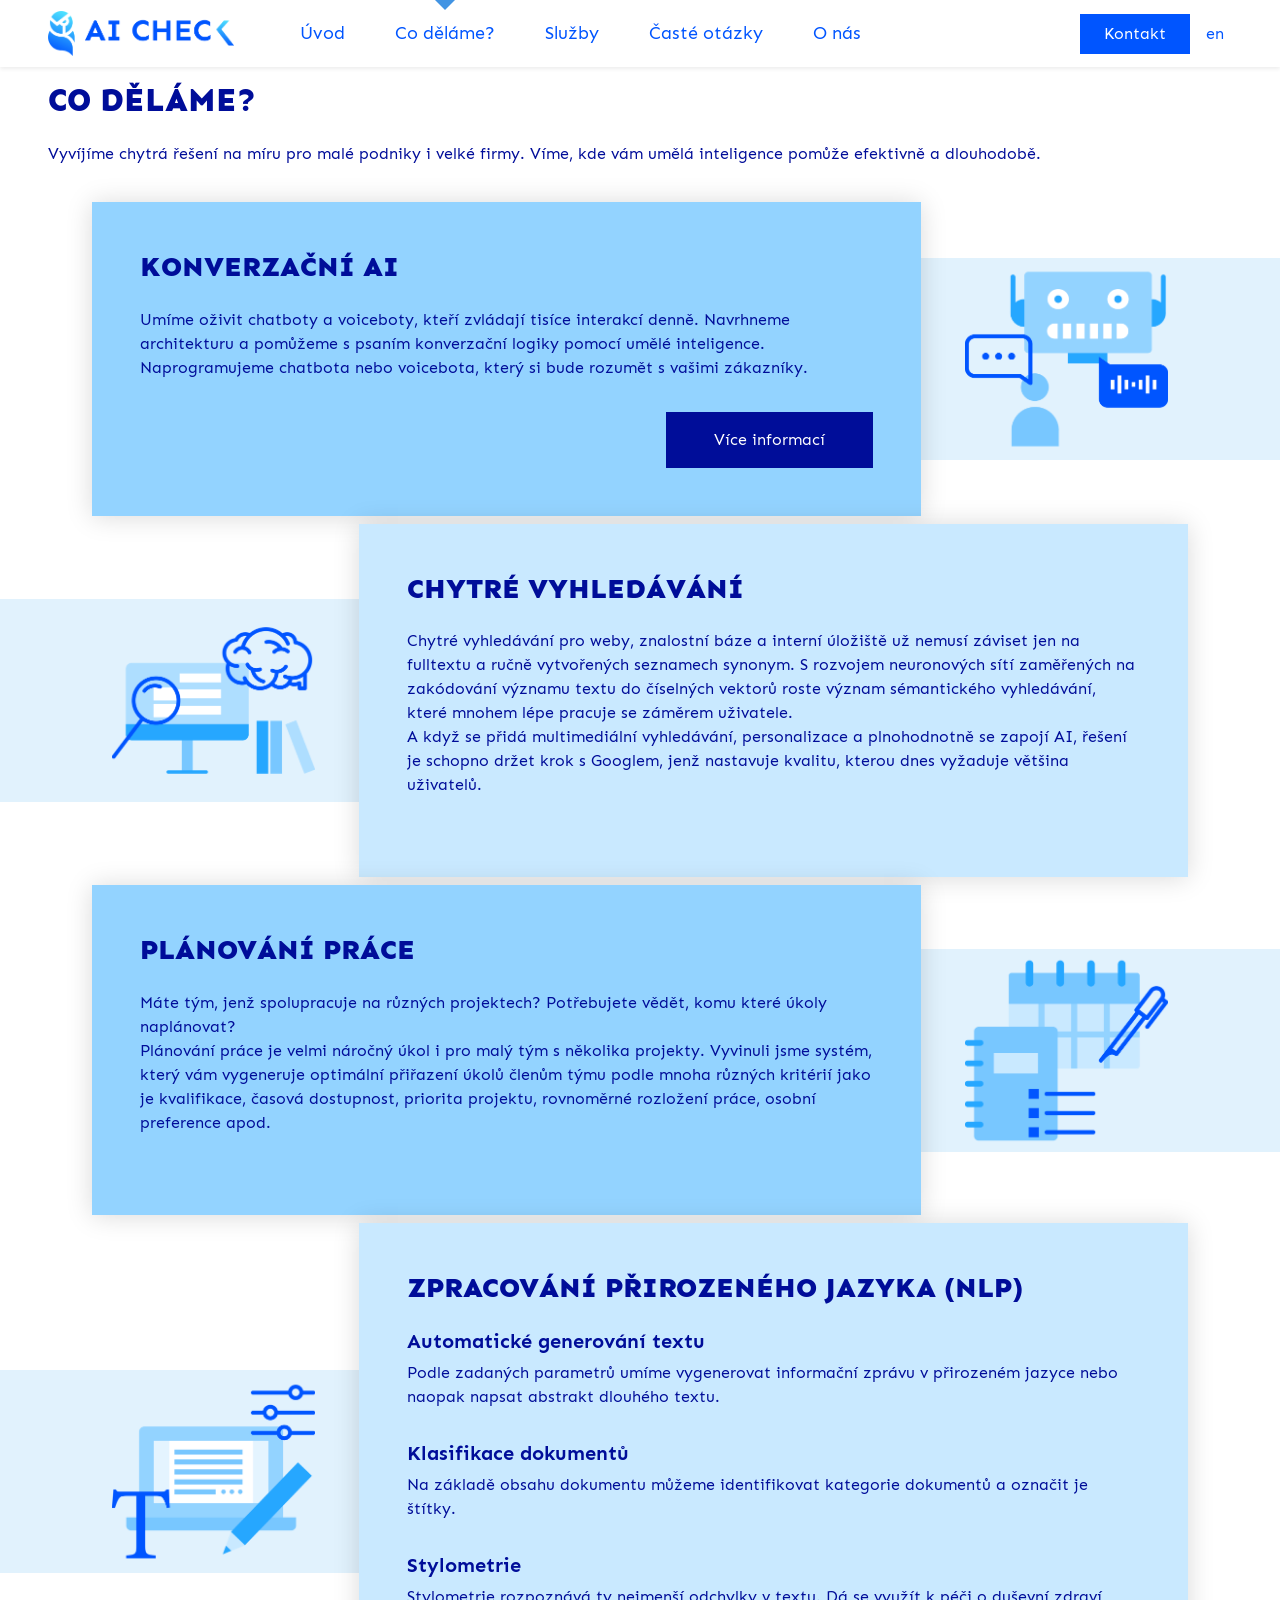
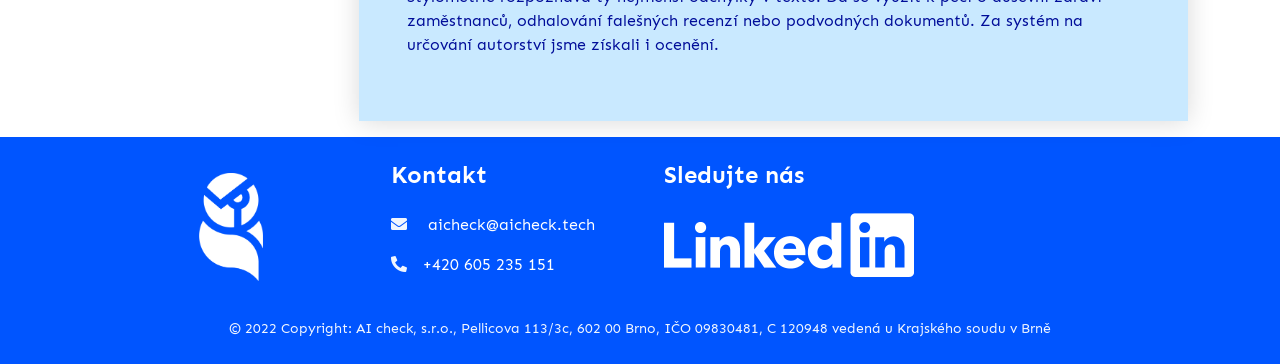
<file: what-we-do/index.html>
<!DOCTYPE html>
<html lang="cs">
<head>
<meta charset="utf-8">
<title>Co děláme? | AI check, s.r.o.</title>
<meta name="viewport" content="width=device-width, initial-scale=1">
<meta name="robots" content="index, follow">
<link rel="icon" href="/img/logomark-blue-icon.png">
<link rel="preconnect" href="https://fonts.googleapis.com">
<link rel="preconnect" href="https://fonts.gstatic.com" crossorigin>
<link rel="stylesheet" href="https://fonts.googleapis.com/css2?family=Sen&display=swap">
<link rel="stylesheet" href="https://cdnjs.cloudflare.com/ajax/libs/font-awesome/5.10.0/css/all.min.css">
<link rel="stylesheet" href="https://cdn.jsdelivr.net/npm/bootstrap-icons@1.4.1/font/bootstrap-icons.css">
<script src="https://code.jquery.com/jquery-3.4.1.min.js"></script>
<script src="https://cdn.jsdelivr.net/npm/bootstrap@5.0.0/dist/js/bootstrap.bundle.min.js"></script>
<script type="application/ld+json">{"@context":"https://schema.org","@type":"Organization","address":{"@type":"PostalAddress","addressCountry":"CZ","addressLocality":"Brno","postalCode":"60200","streetAddress":"Pellicova 113/3c"},"name":"AI check, s.r.o.","telephone":"(+420) 605 235 151","email":"aicheck(at)aicheck.tech","logo":"https://www.aicheck.tech/img/logotype-gradient.png","url":"https://www.aicheck.tech"}</script>
<meta name="description" content="Chcete zlepšit Váš vyhledávač? Rádi byste efektivně plánovali zdroje? Nebo potřebujete pomoct se zpracováním dokumentů? Kontaktujte nás!">
<meta name="keywords" content="aicheck, ai, umělá inteligence, Brno, řešení na míru, chytrá řešení, ai experti, ai česko, nlp, klasifikace, chytré vyhledávání, plánování práce, chatGPT, konzultace">
<meta property="og:title" content="Co děláme? | AI check, s.r.o.">
<meta property="og:url" content="https://www.aicheck.tech/what-we-do">
<meta property="og:description" content="Chcete zlepšit Váš vyhledávač? Rádi byste efektivně plánovali zdroje? Nebo potřebujete pomoct se zpracováním dokumentů? Kontaktujte nás!">
<meta property="og:image" content="https://www.aicheck.tech/img/social_default.png">
<meta property="og:site_name" content="AI check">
<meta property="og:type" content="article">
<meta property="og:locale" content="cs">
<meta property="og:locale:alternate" content="en">
<link rel="alternate" href="https://www.aicheck.tech/en/what-we-do" hreflang="en">
<link rel="alternate" href="https://www.aicheck.tech/what-we-do" hreflang="cs">
<link rel="alternate" href="https://www.aicheck.tech/what-we-do" hreflang="x-default">
<link rel="canonical" href="https://www.aicheck.tech/what-we-do">
<link rel="stylesheet" href="/css/style.css">
</head>
<body>
<div class="container-xxl bg-white p-0 box" id="top">
  <div>
    <div class="container-xxl position-relative p-0" id="home">
      <nav class="navbar navbar-expand-lg navbar-light px-4 px-lg-5 py-3 py-lg-0 sticky-top shadow-sm w100">
        <a href="/" class="navbar-brand p-0"><img src="/img/logotype-gradient.png" alt="AI check Logo"></a>
        <button class="navbar-toggler" type="button" data-bs-toggle="collapse" data-bs-target="#navbarCollapse" id="closeMenuButton"><span class="fa fa-bars"></span></button>
        <div class="collapse navbar-collapse" id="navbarCollapse">
          <div class="navbar-nav mx-auto py-0">
            <span class="nav-item nav-link"><a href="/">Úvod</a></span>
            <span class="active nav-item nav-link"><a href="/what-we-do">Co děláme?</a></span>
            <span class="nav-item nav-link"><a href="/services">Služby</a></span>
            <span class="nav-item nav-link"><a href="/faq">Časté otázky</a></span>
            <span class="nav-item nav-link"><a href="/about-us">O nás</a></span>
          </div>
          <span><a href="/#contact" class="btn btn-sec py-2 px-4 ms-3 me-2 d-none d-lg-block">Kontakt</a></span>
          <a href="/en/what-we-do" class="m-2"> en </a>
        </div>
      </nav>
    </div>
  </div>
  <main id="contentContainer">
    <div class="content-header">
      <div class="mx-5 text-lg-start mt-3">
        <h1 class="text-secondary mb-4 animated fadeIn small-heading">CO DĚLÁME?</h1>
        <p class="text-secondary pb-3 animated fadeIn">Vyvíjíme chytrá řešení na míru pro malé podniky i velké firmy. Víme, kde vám umělá inteligence pomůže efektivně a dlouhodobě.</p>
      </div>
      <section class="container-xxl" id="conversational-ai">
        <div class="py-1">
          <div class="row align-items-center">
            <div class="col-lg-8 text-center text-lg-start">
              <div class="bg-dblue tile px-5 py-5 tr-5">
                <h2 class="text-secondary mb-4 animated fadeIn fw-bold">KONVERZAČNÍ AI</h2>
                <p class="text-secondary pb-3 animated fadeIn">Umíme oživit chatboty a voiceboty, kteří zvládají tisíce interakcí denně. Navrhneme architekturu a pomůžeme s psaním konverzační logiky pomocí umělé inteligence. Naprogramujeme chatbota nebo voicebota, který si bude rozumět s vašimi zákazníky.</p>
                <div class="d-flex justify-content-end">
                  <a href="/chatbot" class="btn btn-pri py-sm-3 px-4 px-sm-5 animated fadeIn">Více informací</a>
                </div>
              </div>
            </div>
            <div class="col-lg-4 bg-lblue px-5 mobile-hide">
              <img class="img-fluid wow fadeInRight px-6" data-wow-delay="0.1s" src="/img/komunikace.png" alt="Konverzační AI">
            </div>
          </div>
        </div>
      </section>
      <section class="container-xxl" id="smart-search">
        <div class="py-1">
          <div class="row align-items-center">
            <div class="col-lg-4 bg-lblue px-5 mobile-hide">
              <img class="img-fluid wow fadeInLeft px-6" data-wow-delay="0.1s" src="/img/chytre-vyhledavani.png" alt="Chytré vyhledávání">
            </div>
            <div class="col-lg-8 text-center text-lg-start">
              <div class="bg-blue tile px-5 py-5 tl-5">
                <h2 class="text-secondary mb-4 animated fadeIn fw-bold">CHYTRÉ VYHLEDÁVÁNÍ</h2>
                <p class="text-secondary pb-3 animated fadeIn">Chytré vyhledávání pro weby, znalostní báze a interní úložiště už nemusí záviset jen na fulltextu a ručně vytvořených seznamech synonym. S rozvojem neuronových sítí zaměřených na zakódování významu textu do číselných vektorů roste význam sémantického vyhledávání, které mnohem lépe pracuje se záměrem uživatele.<br>
                A když se přidá multimediální vyhledávání, personalizace a plnohodnotně se zapojí AI, řešení je schopno držet krok s Googlem, jenž nastavuje kvalitu, kterou dnes vyžaduje většina uživatelů.</p>
              </div>
            </div>
          </div>
        </div>
      </section>
      <section class="container-xxl" id="work-planning">
        <div class="py-1">
          <div class="row align-items-center">
            <div class="col-lg-8 text-center text-lg-start">
              <div class="bg-dblue tile px-5 py-5 tr-5">
                <h2 class="text-secondary mb-4 animated fadeIn fw-bold">PLÁNOVÁNÍ PRÁCE</h2>
                <p class="text-secondary pb-3 animated fadeIn">Máte tým, jenž spolupracuje na různých projektech? Potřebujete vědět, komu které úkoly naplánovat?<br>
                Plánování práce je velmi náročný úkol i pro malý tým s několika projekty. Vyvinuli jsme systém, který vám vygeneruje optimální přiřazení úkolů členům týmu podle mnoha různých kritérií jako je kvalifikace, časová dostupnost, priorita projektu, rovnoměrné rozložení práce, osobní preference apod.</p>
              </div>
            </div>
            <div class="col-lg-4 bg-lblue px-5 mobile-hide">
              <img class="img-fluid wow fadeInRight px-6" data-wow-delay="0.1s" src="/img/planovani-prace.png" alt="Plánování práce">
            </div>
          </div>
        </div>
      </section>
      <section class="container-xxl" id="nlp">
        <div class="py-1 pb-3">
          <div class="row align-items-center">
            <div class="col-lg-4 bg-lblue px-5">
              <img class="img-fluid wow fadeInLeft px-6 mobile-hide" data-wow-delay="0.1s" src="/img/generovani-textu.png" alt="NLP">
            </div>
            <div class="col-lg-8 text-center text-lg-start">
              <div class="bg-blue tile px-5 py-5 tl-5">
                <h2 class="text-secondary mb-4 animated fadeIn fw-bold">ZPRACOVÁNÍ PŘIROZENÉHO JAZYKA (NLP)</h2>
                <h5 class="text-secondary animated fadeIn fw-bold">Automatické generování textu</h5>
                <p class="text-secondary pb-3 animated fadeIn">Podle zadaných parametrů umíme vygenerovat informační zprávu v přirozeném jazyce nebo naopak napsat abstrakt dlouhého textu.</p>
                <h5 class="text-secondary animated fadeIn fw-bold">Klasifikace dokumentů</h5>
                <p class="text-secondary pb-3 animated fadeIn">Na základě obsahu dokumentu můžeme identifikovat kategorie dokumentů a označit je štítky.</p>
                <h5 class="text-secondary animated fadeIn fw-bold">Stylometrie</h5>
                <p class="text-secondary animated fadeIn">Stylometrie rozpoznává ty nejmenší odchylky v textu. Dá se využít k péči o duševní zdraví zaměstnanců, odhalování falešných recenzí nebo podvodných dokumentů. Za systém na určování autorství jsme získali i ocenění.</p>
              </div>
            </div>
          </div>
        </div>
      </section>
    </div>
  </main>
  <div>
    <div class="container-fluid bg-primary text-light footer fadeIn" data-wow-delay="0.1s">
      <div class="container pt-4 px-lg-5 text-lg-start">
        <div class="row g-5">
          <div class="col-md-6 col-lg-3 flex-center">
            <img src="/img/logomark-white.png" style="width:4rem;" alt="AI check logo mark">
          </div>
          <div class="col-md-6 col-lg-3">
            <h4 class="text-white mb-4">Kontakt</h4>
            <address>
              <p class="fw-bold"><i class="fa fa-envelope me-3"></i><a class="text-white" href="mailto:aicheck@aicheck.tech"> aicheck@aicheck.tech</a></p>
              <p class="fw-bold"><i class="fa fa-phone-alt me-3"></i><a class="text-white" href="tel:+420605235151">+420 605 235 151</a></p>
            </address>
          </div>
          <div class="col-md-6 col-lg-3">
            <h4 class="text-white mb-4">Sledujte nás</h4>
            <div>
              <a href="https://cz.linkedin.com/company/aichecktech" target="_blank" rel="noopener noreferrer">
                <img class="fab fa-linkedin-in" src="/img/linkedin-logo-white.png" style="height:4rem;">
              </a>
            </div>
          </div>
        </div>
      </div>
      <div class="container px-lg-5 text-center">
        <div class="copyright">
          <div class="text-center mb-3 mb-md-0"> © <span class="fw-bold">2022 Copyright:</span> AI check, s.r.o., Pellicova 113/3c, 602 00 Brno, IČO 09830481, C 120948 vedená u Krajského soudu v Brně</div>
        </div>
      </div>
    </div>
  </div>
</div>
<script src="/js/wow.min.js"></script>
<script>new WOW().init();</script>
</body>
</html>
</file>
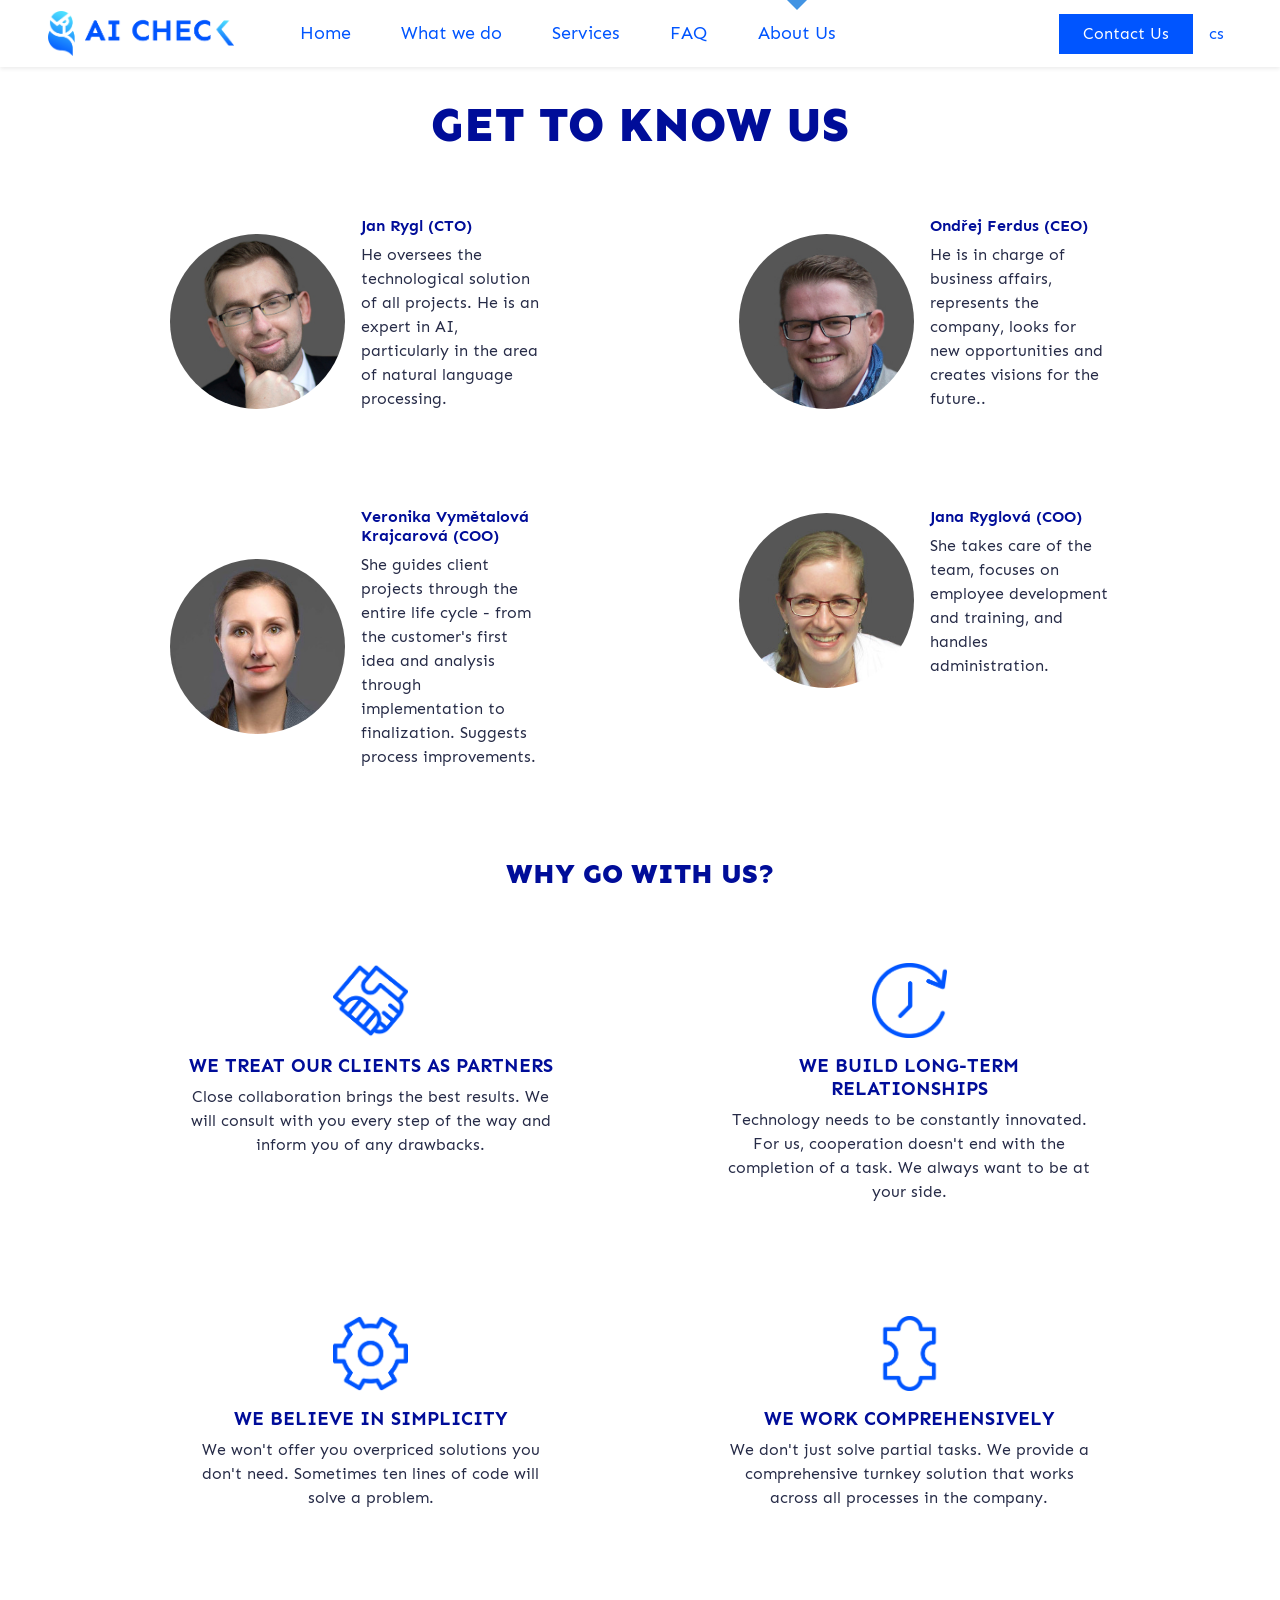
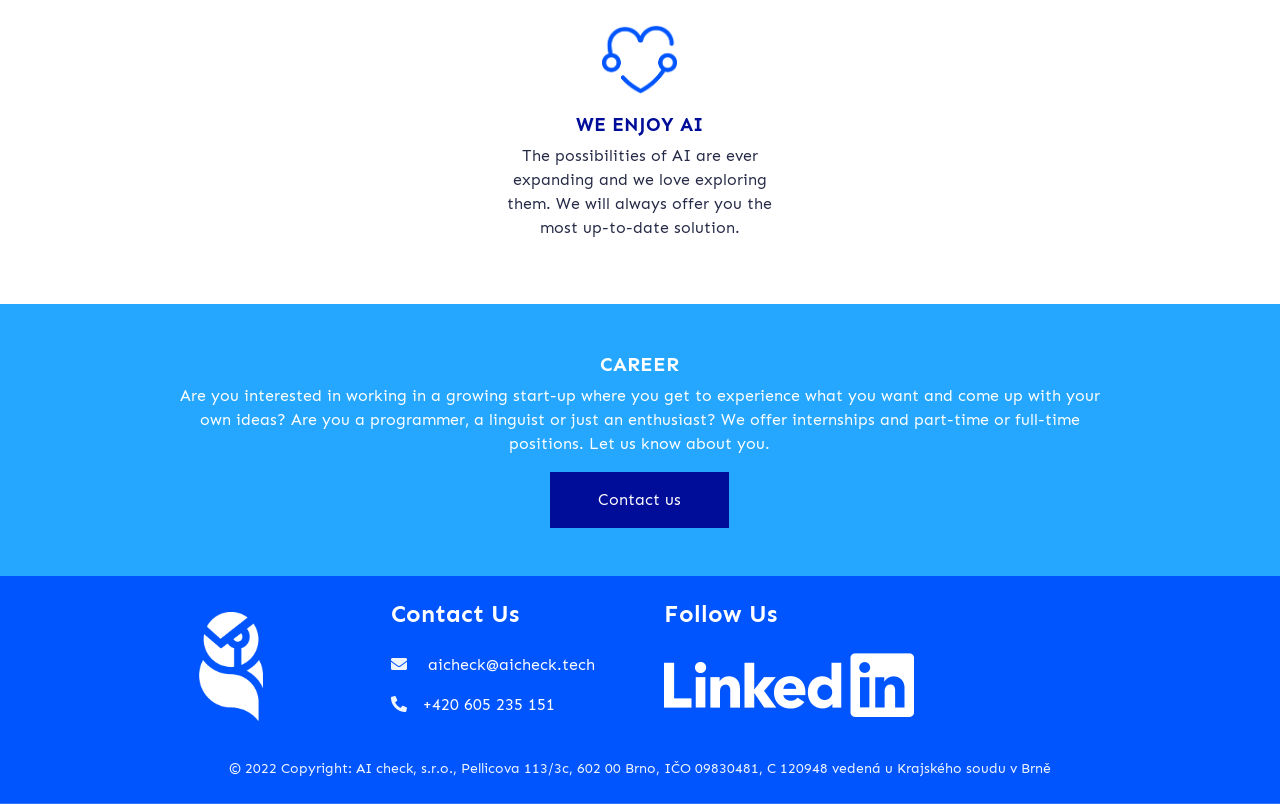
<file: en/about-us/index.html>
<!DOCTYPE html>
<html lang="en">
<head>
<meta charset="utf-8">
<title>About Us | AI check, s.r.o.</title>
<meta name="viewport" content="width=device-width, initial-scale=1">
<meta name="robots" content="index, follow">
<link rel="icon" href="/img/logomark-blue-icon.png">
<link rel="preconnect" href="https://fonts.googleapis.com">
<link rel="preconnect" href="https://fonts.gstatic.com" crossorigin>
<link rel="stylesheet" href="https://fonts.googleapis.com/css2?family=Sen&display=swap">
<link rel="stylesheet" href="https://cdnjs.cloudflare.com/ajax/libs/font-awesome/5.10.0/css/all.min.css">
<link rel="stylesheet" href="https://cdn.jsdelivr.net/npm/bootstrap-icons@1.4.1/font/bootstrap-icons.css">
<script src="https://code.jquery.com/jquery-3.4.1.min.js"></script>
<script src="https://cdn.jsdelivr.net/npm/bootstrap@5.0.0/dist/js/bootstrap.bundle.min.js"></script>
<script type="application/ld+json">{"@context":"https://schema.org","@type":"Organization","address":{"@type":"PostalAddress","addressCountry":"CZ","addressLocality":"Brno","postalCode":"60200","streetAddress":"Pellicova 113/3c"},"name":"AI check, s.r.o.","telephone":"(+420) 605 235 151","email":"aicheck(at)aicheck.tech","logo":"https://www.aicheck.tech/img/logotype-gradient.png","url":"https://www.aicheck.tech"}</script>
<meta name="description" content="Náš tým odborníků v oblasti umělé inteligence je tu pro Vás. Naší prioritou je kvalita produktu a spokojenost zákazníků. Neváhejte nás kontaktovat!">
<meta name="keywords" content="aicheck, ai, artificial intelligence, Brno, customized solution, consulting, chatGPT, smart solutions, ai experts, ai czech, nlp, classification, smart search, work planning">
<meta property="og:title" content="About Us | AI check, s.r.o.">
<meta property="og:url" content="https://www.aicheck.tech/en/about-us">
<meta property="og:description" content="Náš tým odborníků v oblasti umělé inteligence je tu pro Vás. Naší prioritou je kvalita produktu a spokojenost zákazníků. Neváhejte nás kontaktovat!">
<meta property="og:image" content="https://www.aicheck.tech/img/social_default.png">
<meta property="og:site_name" content="AI check">
<meta property="og:type" content="article">
<meta property="og:locale" content="en">
<meta property="og:locale:alternate" content="cs">
<link rel="alternate" href="https://www.aicheck.tech/en/about-us" hreflang="en">
<link rel="alternate" href="https://www.aicheck.tech/about-us" hreflang="cs">
<link rel="alternate" href="https://www.aicheck.tech/about-us" hreflang="x-default">
<link rel="canonical" href="https://www.aicheck.tech/en/about-us">
<link rel="stylesheet" href="/css/style.css">
</head>
<body>
<div class="container-xxl bg-white p-0 box" id="top">
  <div>
    <div class="container-xxl position-relative p-0" id="home">
      <nav class="navbar navbar-expand-lg navbar-light px-4 px-lg-5 py-3 py-lg-0 sticky-top shadow-sm w100">
        <a href="/en" class="navbar-brand p-0"><img src="/img/logotype-gradient.png" alt="AI check Logo"></a>
        <button class="navbar-toggler" type="button" data-bs-toggle="collapse" data-bs-target="#navbarCollapse" id="closeMenuButton"><span class="fa fa-bars"></span></button>
        <div class="collapse navbar-collapse" id="navbarCollapse">
          <div class="navbar-nav mx-auto py-0">
            <span class="nav-item nav-link"><a href="/en">Home</a></span>
            <span class="nav-item nav-link"><a href="/en/what-we-do">What we do</a></span>
            <span class="nav-item nav-link"><a href="/en/services">Services</a></span>
            <span class="nav-item nav-link"><a href="/en/faq">FAQ</a></span>
            <span class="active nav-item nav-link"><a href="/en/about-us">About Us</a></span>
          </div>
          <span><a href="/en#contact" class="btn btn-sec py-2 px-4 ms-3 me-2 d-none d-lg-block">Contact Us</a></span>
          <a href="/about-us" class="m-2"> cs </a>
        </div>
      </nav>
    </div>
  </div>
  <main id="contentContainer">
    <div class="content-header text-center">
      <div class="container-xxl py-3">
        <h1 class="p-3 text-secondary animated fadeIn">GET TO KNOW US</h1>
        <div class="row justify-content-lg-evenly text-l-start">
          <div class="col-md-6 col-lg-4">
            <div class="d-inline-flex justify-content-center vert-center text-l-start py-4 ps-3 flex-row-reverse">
              <div class="p-3">
                <h6 class="text-secondary">Jan Rygl (CTO)</h6>
                <p class="text-black">He oversees the technological solution of all projects. He is an expert in AI, particularly in the area of natural language processing.</p>
              </div>
              <img src="/img/team-jan.jpg" class="profile-pic rounded-circle" alt="Profile">
            </div>
          </div>
          <div class="col-md-6 col-lg-4">
            <div class="d-inline-flex justify-content-center vert-center text-l-start py-4 ps-3 flex-md-row-reverse">
              <div class="p-3">
                <h6 class="text-secondary">Ondřej Ferdus (CEO)</h6>
                <p class="text-black">He is in charge of business affairs, represents the company, looks for new opportunities and creates visions for the future..</p>
              </div>
              <img src="/img/team-ondra.jpg" class="profile-pic rounded-circle" alt="Profile">
            </div>
          </div>
        </div>
        <div class="row justify-content-md-evenly text-l-start">
          <div class="col-md-6 col-lg-4">
            <div class="d-inline-flex justify-content-center vert-center text-l-start py-4 ps-3 flex-row-reverse">
              <div class="p-3">
                <h6 class="text-secondary">Veronika Vymětalová Krajcarová (COO)</h6>
                <p class="text-black">She guides client projects through the entire life cycle - from the customer's first idea and analysis through implementation to finalization. Suggests process improvements.</p>
              </div>
              <img src="/img/team-veronika.jpg" class="profile-pic rounded-circle" alt="Profile">
            </div>
          </div>
          <div class="col-md-6 col-lg-4">
            <div class="d-inline-flex justify-content-center vert-center text-l-start py-4 ps-3 flex-md-row-reverse">
              <div class="p-3">
                <h6 class="text-secondary">Jana Ryglová (COO)</h6>
                <p class="text-black">She takes care of the team, focuses on employee development and training, and handles administration.</p>
              </div>
              <img src="/img/team-jana.jpg" class="profile-pic rounded-circle" alt="Profile">
            </div>
          </div>
        </div>
      </div>
      <h2 class="p-3 text-secondary animated fadeIn">WHY GO WITH US?</h2>
      <div class="container">
        <div class="row justify-content-md-evenly">
          <div class="p-5 col-md-5">
            <img data-wow-delay="0.1s" src="/img/about-us-partnership.png" class="move-up icon img-fluid wow fadeIn" alt="icon">
            <h3 class="text-secondary mt-3">WE TREAT OUR CLIENTS AS PARTNERS</h3>
            <p class="text-black">Close collaboration brings the best results. We will consult with you every step of the way and inform you of any drawbacks.</p>
          </div>
          <div class="p-5 col-md-5">
            <img data-wow-delay="0.1s" src="/img/about-us-long-term.png" class="a-rotate90 icon img-fluid wow fadeIn" alt="icon">
            <h3 class="text-secondary mt-3">WE BUILD LONG-TERM RELATIONSHIPS</h3>
            <p class="text-black">Technology needs to be constantly innovated. For us, cooperation doesn't end with the completion of a task. We always want to be at your side.</p>
          </div>
        </div>
        <div class="row justify-content-md-evenly">
          <div class="p-5 col-md-5">
            <img data-wow-delay="0.1s" src="/img/about-us-easy-solution.png" class="a-rotate90 icon img-fluid wow fadeIn" alt="icon">
            <h3 class="text-secondary mt-3">WE BELIEVE IN SIMPLICITY</h3>
            <p class="text-black">We won't offer you overpriced solutions you don't need. Sometimes ten lines of code will solve a problem.</p>
          </div>
          <div class="p-5 col-md-5">
            <img data-wow-delay="0.1s" src="/img/about-us-complexity.png" class="a-rotate90 icon img-fluid wow fadeIn" alt="icon">
            <h3 class="text-secondary mt-3">WE WORK COMPREHENSIVELY</h3>
            <p class="text-black">We don't just solve partial tasks. We provide a comprehensive turnkey solution that works across all processes in the company.</p>
          </div>
        </div>
        <div class="">
          <div class="row justify-content-md-center">
            <div class="p-5 col-md-4">
              <img data-wow-delay="0.1s" src="/img/about-us-love-ai.png" class="move-front icon img-fluid wow fadeIn" alt="icon">
              <h3 class="text-secondary mt-3">WE ENJOY AI</h3>
              <p class="text-black">The possibilities of AI are ever expanding and we love exploring them. We will always offer you the most up-to-date solution.</p>
            </div>
          </div>
        </div>
      </div>
      <div class="bg-nblue text-white">
        <div class="container">
          <div class="row justify-content-center">
            <div class="col-10 py-5">
              <h5 class="text-white">CAREER</h5>
              <p class="">Are you interested in working in a growing start-up where you get to experience what you want and come up with your own ideas? Are you a programmer, a linguist or just an enthusiast? We offer internships and part-time or full-time positions. Let us know about you.</p>
              <a href="/en#contact" class="btn btn-pri py-sm-3 px-4 px-sm-5 animated fadeIn">Contact us</a>
            </div>
          </div>
        </div>
      </div>
    </div>
  </main>
  <div>
    <div class="container-fluid bg-primary text-light footer fadeIn" data-wow-delay="0.1s">
      <div class="container pt-4 px-lg-5 text-lg-start">
        <div class="row g-5">
          <div class="col-md-6 col-lg-3 flex-center">
            <img src="/img/logomark-white.png" style="width:4rem;" alt="AI check logo mark">
          </div>
          <div class="col-md-6 col-lg-3">
            <h4 class="text-white mb-4">Contact Us</h4>
            <address>
              <p class="fw-bold"><i class="fa fa-envelope me-3"></i><a class="text-white" href="mailto:aicheck@aicheck.tech"> aicheck@aicheck.tech</a></p>
              <p class="fw-bold"><i class="fa fa-phone-alt me-3"></i><a class="text-white" href="tel:+420605235151">+420 605 235 151</a></p>
            </address>
          </div>
          <div class="col-md-6 col-lg-3">
            <h4 class="text-white mb-4">Follow Us</h4>
            <div>
              <a href="https://cz.linkedin.com/company/aichecktech" target="_blank" rel="noopener noreferrer">
                <img class="fab fa-linkedin-in" src="/img/linkedin-logo-white.png" style="height:4rem;">
              </a>
            </div>
          </div>
        </div>
      </div>
      <div class="container px-lg-5 text-center">
        <div class="copyright">
          <div class="text-center mb-3 mb-md-0"> © <span class="fw-bold">2022 Copyright:</span> AI check, s.r.o., Pellicova 113/3c, 602 00 Brno, IČO 09830481, C 120948 vedená u Krajského soudu v Brně</div>
        </div>
      </div>
    </div>
  </div>
</div>
<script src="/js/wow.min.js"></script>
<script>new WOW().init();</script>
</body>
</html>
</file>
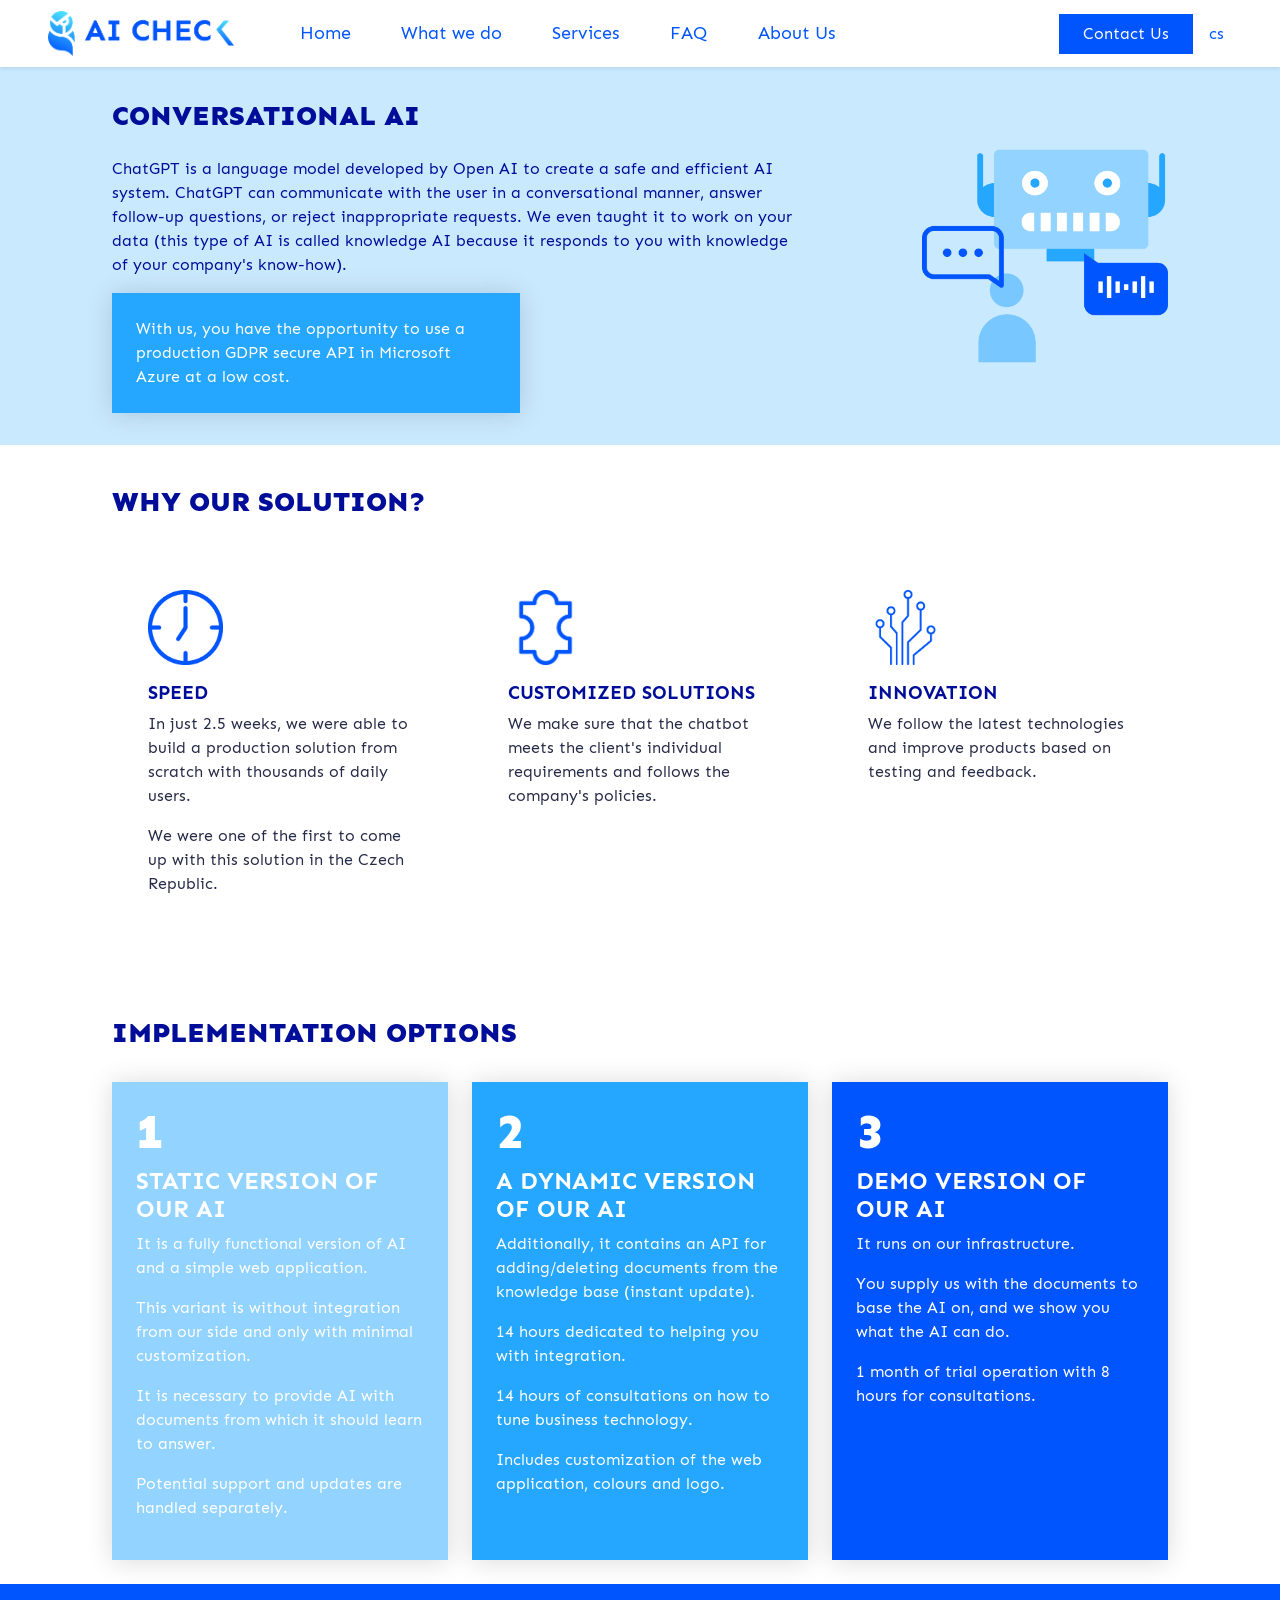
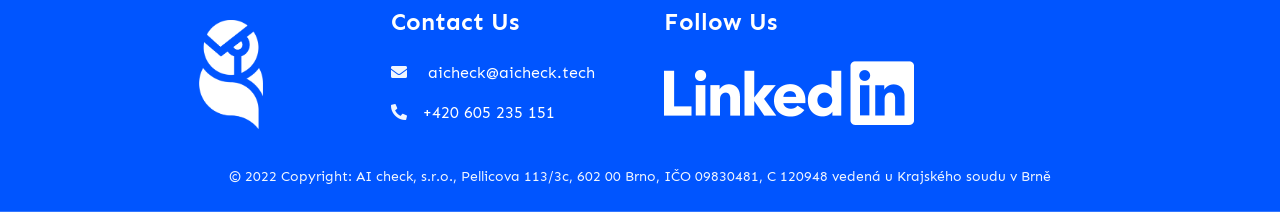
<file: en/chatbot/index.html>
<!DOCTYPE html>
<html lang="en">
<head>
<meta charset="utf-8">
<title>Conversational AI | AI check, s.r.o.</title>
<meta name="viewport" content="width=device-width, initial-scale=1">
<meta name="robots" content="index, follow">
<link rel="icon" href="/img/logomark-blue-icon.png">
<link rel="preconnect" href="https://fonts.googleapis.com">
<link rel="preconnect" href="https://fonts.gstatic.com" crossorigin>
<link rel="stylesheet" href="https://fonts.googleapis.com/css2?family=Sen&display=swap">
<link rel="stylesheet" href="https://cdnjs.cloudflare.com/ajax/libs/font-awesome/5.10.0/css/all.min.css">
<link rel="stylesheet" href="https://cdn.jsdelivr.net/npm/bootstrap-icons@1.4.1/font/bootstrap-icons.css">
<script src="https://code.jquery.com/jquery-3.4.1.min.js"></script>
<script src="https://cdn.jsdelivr.net/npm/bootstrap@5.0.0/dist/js/bootstrap.bundle.min.js"></script>
<script type="application/ld+json">{"@context":"https://schema.org","@type":"Organization","address":{"@type":"PostalAddress","addressCountry":"CZ","addressLocality":"Brno","postalCode":"60200","streetAddress":"Pellicova 113/3c"},"name":"AI check, s.r.o.","telephone":"(+420) 605 235 151","email":"aicheck(at)aicheck.tech","logo":"https://www.aicheck.tech/img/logotype-gradient.png","url":"https://www.aicheck.tech"}</script>
<meta name="description" content="We are able to bring life to chatbots and voicebots that handle thousands of interactions a day. We will design the architecture and help write conversational logic using artificial intelligence. We will program a chatbot or voicebot that will communicate with your customers.">
<meta name="keywords" content="aicheck, ai, artificial intelligence, Brno, customized solution, consulting, chatGPT, smart solutions, ai experts, ai czech, nlp, classification, smart search, work planning">
<meta property="og:title" content="Conversational AI | AI check, s.r.o.">
<meta property="og:url" content="https://www.aicheck.tech/en/chatbot">
<meta property="og:description" content="We are able to bring life to chatbots and voicebots that handle thousands of interactions a day. We will design the architecture and help write conversational logic using artificial intelligence. We will program a chatbot or voicebot that will communicate with your customers.">
<meta property="og:image" content="https://www.aicheck.tech/img/social_default.png">
<meta property="og:site_name" content="AI check">
<meta property="og:type" content="article">
<meta property="og:locale" content="en">
<meta property="og:locale:alternate" content="cs">
<link rel="alternate" href="https://www.aicheck.tech/en/chatbot" hreflang="en">
<link rel="alternate" href="https://www.aicheck.tech/chatbot" hreflang="cs">
<link rel="alternate" href="https://www.aicheck.tech/chatbot" hreflang="x-default">
<link rel="canonical" href="https://www.aicheck.tech/en/chatbot">
<link rel="stylesheet" href="/css/style.css">
<link rel="stylesheet" href="/css/chatbot.css">
</head>
<body>
<div class="container-xxl bg-white p-0 box" id="top">
  <div>
    <div class="container-xxl position-relative p-0" id="home">
      <nav class="navbar navbar-expand-lg navbar-light px-4 px-lg-5 py-3 py-lg-0 sticky-top shadow-sm w100">
        <a href="/en" class="navbar-brand p-0"><img src="/img/logotype-gradient.png" alt="AI check Logo"></a>
        <button class="navbar-toggler" type="button" data-bs-toggle="collapse" data-bs-target="#navbarCollapse" id="closeMenuButton"><span class="fa fa-bars"></span></button>
        <div class="collapse navbar-collapse" id="navbarCollapse">
          <div class="navbar-nav mx-auto py-0">
            <span class="nav-item nav-link"><a href="/en">Home</a></span>
            <span class="nav-item nav-link"><a href="/en/what-we-do">What we do</a></span>
            <span class="nav-item nav-link"><a href="/en/services">Services</a></span>
            <span class="nav-item nav-link"><a href="/en/faq">FAQ</a></span>
            <span class="nav-item nav-link"><a href="/en/about-us">About Us</a></span>
          </div>
          <span><a href="/en#contact" class="btn btn-sec py-2 px-4 ms-3 me-2 d-none d-lg-block">Contact Us</a></span>
          <a href="/chatbot" class="m-2"> cs </a>
        </div>
      </nav>
    </div>
  </div>
  <main id="contentContainer">
    <div class="content-header">
      <section class="bg-blue px-md-5 pt-5 py-md-3 py-lg-3">
        <div class="px-md-3 py-md-3 mx-5 text-l-start text-secondary" id="chatgpt">
          <div class="row align-items-center justify-content-md-between justify-content-center">
            <div class="col-lg-8 col-md-7 col-sm-12">
              <h2 class="text-secondary mb-4 animated fadeIn">CONVERSATIONAL AI</h2>
              ChatGPT is a language model developed by Open AI to create a safe and efficient AI system. ChatGPT can communicate with the user in a conversational manner, answer follow-up questions, or reject inappropriate requests. We even taught it to work on your data (this type of AI is called knowledge AI because it responds to you with knowledge of your company's know-how).
              <div class="row">
                <div class="col-lg-8 col-sm-12">
                  <div class="p-4 mt-3 me-lg-5 bg-nblue text-white tile">With us, you have the opportunity to use a production GDPR secure API in Microsoft Azure at a low cost.</div>
                </div>
              </div>
            </div>
            <div class="col-6 col-lg-3 col-md-5">
              <img class="img-fluid wow fadeInLeft" data-wow-delay="0.1s" src="/img/komunikace.png" alt="chatbot">
            </div>
          </div>
        </div>
      </section>
      <section class="px-md-5 py-5 py-lg-0">
        <div class="px-md-3 py-md-3 py-sm-5 mx-5 text-l-start text-secondary" id="chatbot-ai">
          <h2 class="text-secondary my-4 animated fadeIn">WHY OUR SOLUTION?</h2>
          <div class="row justify-content-evenly">
            <div class="p-5 col-md-6 col-lg-4">
              <img data-wow-delay="0.1s" src="/img/rychlost.png" class="a-rotate90 icon img-fluid wow fadeIn" alt="icon">
              <h3 class="text-secondary mt-3">SPEED</h3>
              <p class="text-black">In just 2.5 weeks, we were able to build a production solution from scratch with thousands of daily users.</p>
              <p class="mt-2 text-black">We were one of the first to come up with this solution in the Czech Republic.</p>
            </div>
            <div class="p-5 col-md-6 col-lg-4">
              <img data-wow-delay="0.1s" src="/img/about-us-complexity.png" class="a-rotate90 icon img-fluid wow fadeIn" alt="icon">
              <h3 class="text-secondary mt-3">CUSTOMIZED SOLUTIONS</h3>
              <p class="text-black">We make sure that the chatbot meets the client's individual requirements and follows the company's policies.</p>
            </div>
            <div class="p-5 col-md-6 col-lg-4">
              <img data-wow-delay="0.1s" src="/img/inovace.png" class="move-up icon img-fluid wow fadeIn" alt="icon">
              <h3 class="text-secondary mt-3">INNOVATION</h3>
              <p class="text-black">We follow the latest technologies and improve products based on testing and feedback.</p>
            </div>
          </div>
        </div>
      </section>
      <section class="px-md-5 py-5 py-lg-0">
        <div class="px-md-3 py-md-3 py-sm-5 mx-5 text-l-start text-secondary" id="implementation-pricing">
          <h2 class="text-secondary my-4 animated fadeIn">IMPLEMENTATION OPTIONS</h2>
          <div class="row justify-content-evenly text-white">
            <div class="col-12 col-md-6 col-lg-4 d-flex justify-content-stretch">
              <div class="bg-dblue p-4 my-2 tile">
                <h1 class="text-white">1</h1>
                <h4 class="text-white">STATIC VERSION OF OUR AI</h4>
                <p>It is a fully functional version of AI and a simple web application.</p>
                <p>This variant is without integration from our side and only with minimal customization.</p>
                <p>It is necessary to provide AI with documents from which it should learn to answer.</p>
                <p>Potential support and updates are handled separately.</p>
              </div>
            </div>
            <div class="col-12 col-md-6 col-lg-4 d-flex justify-content-stretch">
              <div class="bg-nblue p-4 my-2 tile">
                <h1 class="text-white">2</h1>
                <h4 class="text-white">A DYNAMIC VERSION OF OUR AI</h4>
                <p>Additionally, it contains an API for adding/deleting documents from the knowledge base (instant update).</p>
                <p>14 hours dedicated to helping you with integration.</p>
                <p>14 hours of consultations on how to tune business technology.</p>
                <p>Includes customization of the web application, colours and logo.</p>
              </div>
            </div>
            <div class="col-12 col-md-6 col-lg-4 d-flex justify-content-stretch">
              <div class="bg-dark-blue p-4 my-2 tile">
                <h1 class="text-white">3</h1>
                <h4 class="text-white">DEMO VERSION OF OUR AI</h4>
                <p>It runs on our infrastructure.</p>
                <p>You supply us with the documents to base the AI on, and we show you what the AI can do.</p>
                <p>1 month of trial operation with 8 hours for consultations.</p>
              </div>
            </div>
          </div>
        </div>
      </section>
    </div>
  </main>
  <div>
    <div class="container-fluid bg-primary text-light footer fadeIn" data-wow-delay="0.1s">
      <div class="container pt-4 px-lg-5 text-lg-start">
        <div class="row g-5">
          <div class="col-md-6 col-lg-3 flex-center">
            <img src="/img/logomark-white.png" style="width:4rem;" alt="AI check logo mark">
          </div>
          <div class="col-md-6 col-lg-3">
            <h4 class="text-white mb-4">Contact Us</h4>
            <address>
              <p class="fw-bold"><i class="fa fa-envelope me-3"></i><a class="text-white" href="mailto:aicheck@aicheck.tech"> aicheck@aicheck.tech</a></p>
              <p class="fw-bold"><i class="fa fa-phone-alt me-3"></i><a class="text-white" href="tel:+420605235151">+420 605 235 151</a></p>
            </address>
          </div>
          <div class="col-md-6 col-lg-3">
            <h4 class="text-white mb-4">Follow Us</h4>
            <div>
              <a href="https://cz.linkedin.com/company/aichecktech" target="_blank" rel="noopener noreferrer">
                <img class="fab fa-linkedin-in" src="/img/linkedin-logo-white.png" style="height:4rem;">
              </a>
            </div>
          </div>
        </div>
      </div>
      <div class="container px-lg-5 text-center">
        <div class="copyright">
          <div class="text-center mb-3 mb-md-0"> © <span class="fw-bold">2022 Copyright:</span> AI check, s.r.o., Pellicova 113/3c, 602 00 Brno, IČO 09830481, C 120948 vedená u Krajského soudu v Brně</div>
        </div>
      </div>
    </div>
  </div>
</div>
<script src="/js/wow.min.js"></script>
<script>new WOW().init();</script>
</body>
</html>
</file>
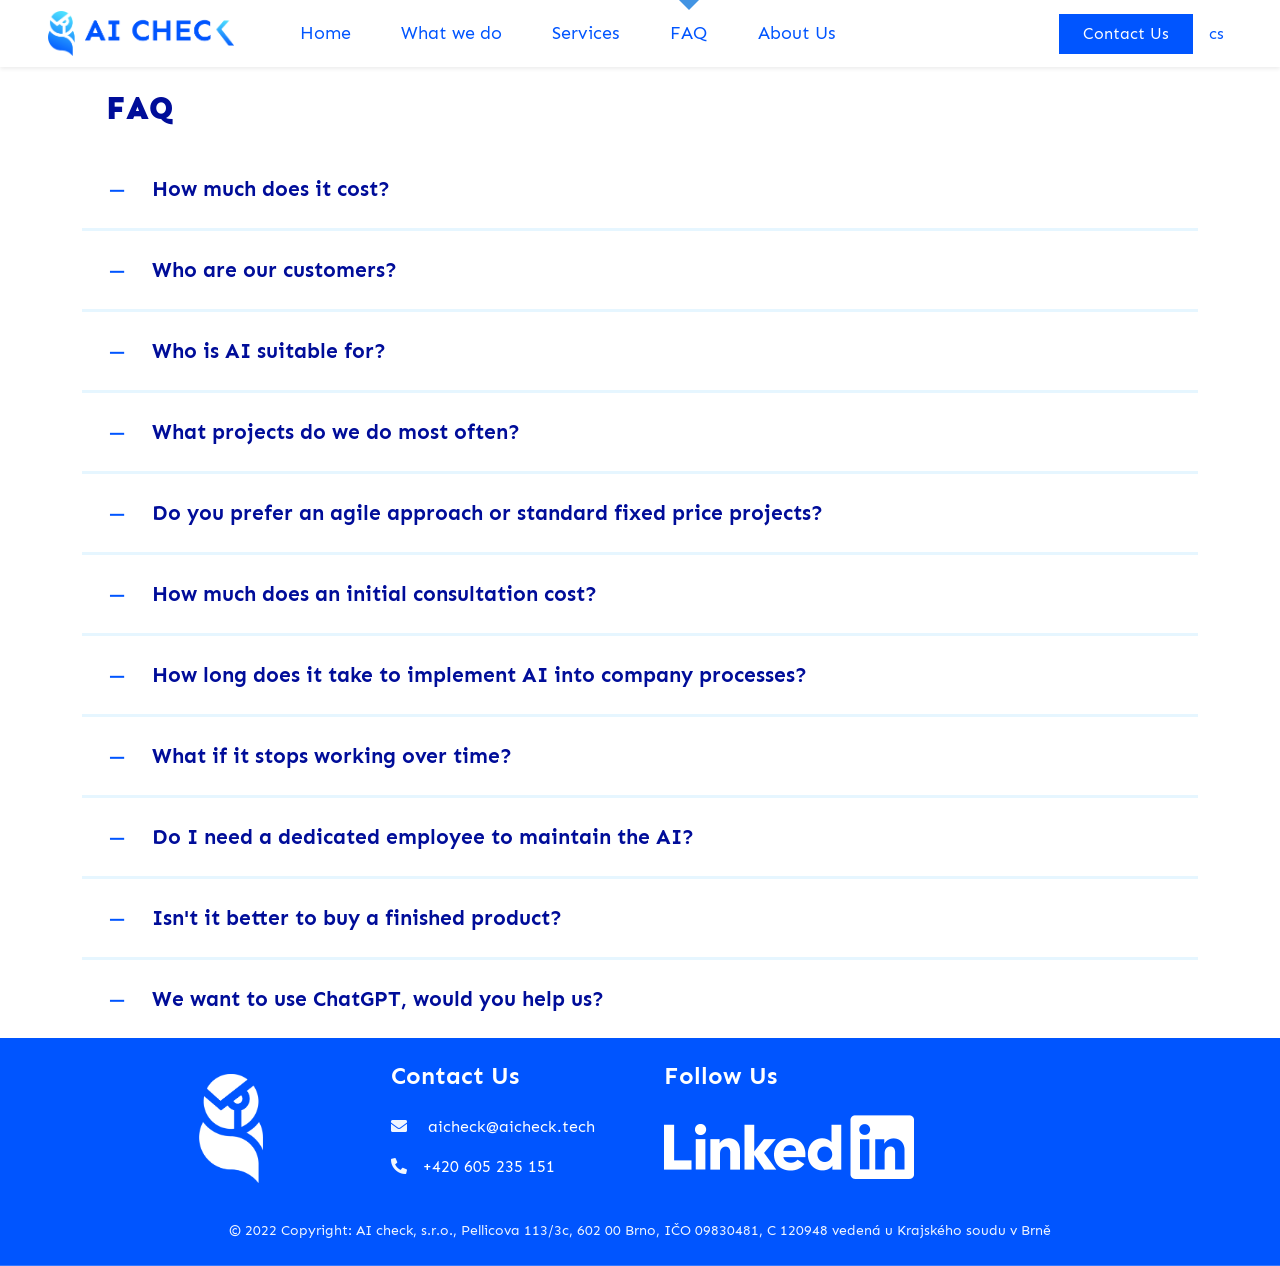
<file: en/faq/index.html>
<!DOCTYPE html>
<html lang="en">
<head>
<meta charset="utf-8">
<title>FAQ | AI check, s.r.o.</title>
<meta name="viewport" content="width=device-width, initial-scale=1">
<meta name="robots" content="index, follow">
<link rel="icon" href="/img/logomark-blue-icon.png">
<link rel="preconnect" href="https://fonts.googleapis.com">
<link rel="preconnect" href="https://fonts.gstatic.com" crossorigin>
<link rel="stylesheet" href="https://fonts.googleapis.com/css2?family=Sen&display=swap">
<link rel="stylesheet" href="https://cdnjs.cloudflare.com/ajax/libs/font-awesome/5.10.0/css/all.min.css">
<link rel="stylesheet" href="https://cdn.jsdelivr.net/npm/bootstrap-icons@1.4.1/font/bootstrap-icons.css">
<script src="https://code.jquery.com/jquery-3.4.1.min.js"></script>
<script src="https://cdn.jsdelivr.net/npm/bootstrap@5.0.0/dist/js/bootstrap.bundle.min.js"></script>
<script type="application/ld+json">{"@context":"https://schema.org","@type":"Organization","address":{"@type":"PostalAddress","addressCountry":"CZ","addressLocality":"Brno","postalCode":"60200","streetAddress":"Pellicova 113/3c"},"name":"AI check, s.r.o.","telephone":"(+420) 605 235 151","email":"aicheck(at)aicheck.tech","logo":"https://www.aicheck.tech/img/logotype-gradient.png","url":"https://www.aicheck.tech"}</script>
<meta name="description" content="Can't find answers to your questions on our website? Try our list of frequently asked questions. Don't hesitate to contact us personally!">
<meta name="keywords" content="aicheck, ai, artificial intelligence, Brno, customized solution, consulting, chatGPT, smart solutions, ai experts, ai czech, nlp, classification, smart search, work planning">
<meta property="og:title" content="FAQ | AI check, s.r.o.">
<meta property="og:url" content="https://www.aicheck.tech/en/faq">
<meta property="og:description" content="Can't find answers to your questions on our website? Try our list of frequently asked questions. Don't hesitate to contact us personally!">
<meta property="og:image" content="https://www.aicheck.tech/img/social_default.png">
<meta property="og:site_name" content="AI check">
<meta property="og:type" content="article">
<meta property="og:locale" content="en">
<meta property="og:locale:alternate" content="cs">
<link rel="alternate" href="https://www.aicheck.tech/en/faq" hreflang="en">
<link rel="alternate" href="https://www.aicheck.tech/faq" hreflang="cs">
<link rel="alternate" href="https://www.aicheck.tech/faq" hreflang="x-default">
<link rel="canonical" href="https://www.aicheck.tech/en/faq">
<link rel="stylesheet" href="/css/style.css">
</head>
<body>
<div class="container-xxl bg-white p-0 box" id="top">
  <div>
    <div class="container-xxl position-relative p-0" id="home">
      <nav class="navbar navbar-expand-lg navbar-light px-4 px-lg-5 py-3 py-lg-0 sticky-top shadow-sm w100">
        <a href="/en" class="navbar-brand p-0"><img src="/img/logotype-gradient.png" alt="AI check Logo"></a>
        <button class="navbar-toggler" type="button" data-bs-toggle="collapse" data-bs-target="#navbarCollapse" id="closeMenuButton"><span class="fa fa-bars"></span></button>
        <div class="collapse navbar-collapse" id="navbarCollapse">
          <div class="navbar-nav mx-auto py-0">
            <span class="nav-item nav-link"><a href="/en">Home</a></span>
            <span class="nav-item nav-link"><a href="/en/what-we-do">What we do</a></span>
            <span class="nav-item nav-link"><a href="/en/services">Services</a></span>
            <span class="active nav-item nav-link"><a href="/en/faq">FAQ</a></span>
            <span class="nav-item nav-link"><a href="/en/about-us">About Us</a></span>
          </div>
          <span><a href="/en#contact" class="btn btn-sec py-2 px-4 ms-3 me-2 d-none d-lg-block">Contact Us</a></span>
          <a href="/faq" class="m-2"> cs </a>
        </div>
      </nav>
    </div>
  </div>
  <main id="contentContainer">
    <div class="content-header">
      <div class="container text-l-start">
        <h1 class="text-secondary m-4 animated fadeIn small-heading">FAQ</h1>
        <div class="text-black animated fadeIn" id="faq">
          <div class="faq-record">
            <div>
              <button class="border-0 bg-transparent" type="button" data-bs-toggle="collapse" data-bs-target="#faq1">－</button>
              <h4 class="faq-question text-secondary d-inline">How much does it cost?</h4>
            </div>
            <div class="collapse" id="faq1">
              <p>We develop customized AI solutions, so each project is unique not only in its design but also in its price. In some companies, minor optimization of existing processes is enough, in others you need to come up with a completely new solution.</p>
              <p>The price depends, for example, on whether you have all the data, whether you need to integrate with other systems or use different types of equipment. We can offer a reliable price estimate when we know the details of the project.</p>
              <p>Do you have an idea and don't know how to implement it? Or do you have a problem and don't know how to solve it? Tell us more about your business and what you would like to improve. We will propose a solution and a price calculation taking into account your possibilities. Get in touch with us by phone, email or by filling in the contact form.</p>
            </div>
          </div>
          <div class="faq-record">
            <div>
              <button class="border-0 bg-transparent" type="button" data-bs-toggle="collapse" data-bs-target="#faq2">－</button>
              <h4 class="faq-question text-secondary d-inline">Who are our customers?</h4>
            </div>
            <div class="collapse" id="faq2">
              <p>Anyone who wants to innovate. Companies from manufacturing, e-commerce, consulting, law firms and many other sectors. We are also open to opportunities for cooperation in academic research projects.</p>
              <p>We are also open to collaboration with other software companies that do not specialize in AI, which we can help with implementation of smart AI modules.</p>
              <p>In short, if you want to use AI, get in touch!</p>
            </div>
          </div>
          <div class="faq-record">
            <div>
              <button class="border-0 bg-transparent" type="button" data-bs-toggle="collapse" data-bs-target="#faq3">－</button>
              <h4 class="faq-question text-secondary d-inline">Who is AI suitable for?</h4>
            </div>
            <div class="collapse" id="faq3">
              <p>We believe that every company will benefit from properly implemented AI. Artificial intelligence can be effectively integrated into many company processes from administration to production, logistics to communication with customers and internal communication.</p>
              <p>We always look for the right AI solution to suit the individual needs of the client. Take a look at our examples of AI solutions.</p>
            </div>
          </div>
          <div class="faq-record">
            <div>
              <button class="border-0 bg-transparent" type="button" data-bs-toggle="collapse" data-bs-target="#faq4">－</button>
              <h4 class="faq-question text-secondary d-inline">What projects do we do most often?</h4>
            </div>
            <div class="collapse" id="faq4">
              <p>The market is full of companies that have a ready-made product and your company is trying to fit it. We do it the other way around, we start with your business, your processes and plans and then we find out what will help you.</p>
              <p>Because of our client focus, we don't have our own products, but if we find an existing product that would help you, we will point it out to you and help you incorporate it into your business. We don't create digital islands, but we strive to create ecosystems where information flows freely and is used to its full potential.</p>
            </div>
          </div>
          <div class="faq-record">
            <div>
              <button class="border-0 bg-transparent" type="button" data-bs-toggle="collapse" data-bs-target="#faq5">－</button>
              <h4 class="faq-question text-secondary d-inline">Do you prefer an agile approach or standard fixed price projects?</h4>
            </div>
            <div class="collapse" id="faq5">
              <p>We set up our cooperation according to your needs and preferences. We can collaborate in the form of a classic fixed price project, where we provide you with an estimate of the workload of each part at the beginning and propose a project plan with milestones.</p>
              <p>We are also happy to work in an agile way. If you want to use a specific agile development methodology within the development process, we can use it.</p>
            </div>
          </div>
          <div class="faq-record">
            <div>
              <button class="border-0 bg-transparent" type="button" data-bs-toggle="collapse" data-bs-target="#faq6">－</button>
              <h4 class="faq-question text-secondary d-inline">How much does an initial consultation cost?</h4>
            </div>
            <div class="collapse" id="faq6">
              <p>Initial consultations are non-binding and free of charge. We are happy to learn about your company or product and discuss the possibilities of implementing AI. To arrange a consultation, give us a call or send us a contact via the contact form.</p>
            </div>
          </div>
          <div class="faq-record">
            <div>
              <button class="border-0 bg-transparent" type="button" data-bs-toggle="collapse" data-bs-target="#faq7">－</button>
              <h4 class="faq-question text-secondary d-inline">How long does it take to implement AI into company processes?</h4>
            </div>
            <div class="collapse" id="faq7">
              <p>It can take us a month or even a year to implement an AI solution. It always depends on the size of the project. However, the cooperation doesn't end with the handover of the project for us. Technology needs to be innovated and maintained, which is why we want to be available to you for the long-term. Take a look at how our collaboration would work.</p>
            </div>
          </div>
          <div class="faq-record">
            <div>
              <button class="border-0 bg-transparent" type="button" data-bs-toggle="collapse" data-bs-target="#faq8">－</button>
              <h4 class="faq-question text-secondary d-inline">What if it stops working over time?</h4>
            </div>
            <div class="collapse" id="faq8">
              <p>We prefer long-term cooperation. Technologies need to be innovated and updated, which is why we will be available to you even after the handover of the finished project.</p>
            </div>
          </div>
          <div class="faq-record">
            <div>
              <button class="border-0 bg-transparent" type="button" data-bs-toggle="collapse" data-bs-target="#faq9">－</button>
              <h4 class="faq-question text-secondary d-inline">Do I need a dedicated employee to maintain the AI?</h4>
            </div>
            <div class="collapse" id="faq9">
              <p>We create new solutions to fit into your company's existing processes. That's why it's important for us to work with your employees and experts, whom we will also teach how to work with the new technology. Even after the project has been handed over, you can always contact us and we will help.</p>
              <p>Or we can even help you start your own AI team.</p>
            </div>
          </div>
          <div class="faq-record">
            <div>
              <button class="border-0 bg-transparent" type="button" data-bs-toggle="collapse" data-bs-target="#faq10">－</button>
              <h4 class="faq-question text-secondary d-inline">Isn't it better to buy a finished product?</h4>
            </div>
            <div class="collapse" id="faq10">
              <p>Our services are unique in that we find the solution specifically for you. One that can be seamlessly integrated within all existing processes in the company. With off-the-shelf products, this can be a hassle. However, if there is already a suitable product on the market, we can help you implement it. We don't want to offer custom development if it's not needed. We are always looking for the most efficient and sustainable way for you to use AI.</p>
            </div>
          </div>
          <div class="faq-record">
            <div>
              <button class="border-0 bg-transparent" type="button" data-bs-toggle="collapse" data-bs-target="#faq11">－</button>
              <h4 class="faq-question text-secondary d-inline">We want to use ChatGPT, would you help us?</h4>
            </div>
            <div class="collapse" id="faq11">
              <p>Rádi vám pomůžeme, jak s vysvětlením, jaké jsou možnosti a omezení přelomové ChatGPT, tak i s tím, jaký lze čekat další vývoj a jak se na něj připravit.</p>
            </div>
          </div>
        </div>
      </div>
    </div>
  </main>
  <div>
    <div class="container-fluid bg-primary text-light footer fadeIn" data-wow-delay="0.1s">
      <div class="container pt-4 px-lg-5 text-lg-start">
        <div class="row g-5">
          <div class="col-md-6 col-lg-3 flex-center">
            <img src="/img/logomark-white.png" style="width:4rem;" alt="AI check logo mark">
          </div>
          <div class="col-md-6 col-lg-3">
            <h4 class="text-white mb-4">Contact Us</h4>
            <address>
              <p class="fw-bold"><i class="fa fa-envelope me-3"></i><a class="text-white" href="mailto:aicheck@aicheck.tech"> aicheck@aicheck.tech</a></p>
              <p class="fw-bold"><i class="fa fa-phone-alt me-3"></i><a class="text-white" href="tel:+420605235151">+420 605 235 151</a></p>
            </address>
          </div>
          <div class="col-md-6 col-lg-3">
            <h4 class="text-white mb-4">Follow Us</h4>
            <div>
              <a href="https://cz.linkedin.com/company/aichecktech" target="_blank" rel="noopener noreferrer">
                <img class="fab fa-linkedin-in" src="/img/linkedin-logo-white.png" style="height:4rem;">
              </a>
            </div>
          </div>
        </div>
      </div>
      <div class="container px-lg-5 text-center">
        <div class="copyright">
          <div class="text-center mb-3 mb-md-0"> © <span class="fw-bold">2022 Copyright:</span> AI check, s.r.o., Pellicova 113/3c, 602 00 Brno, IČO 09830481, C 120948 vedená u Krajského soudu v Brně</div>
        </div>
      </div>
    </div>
  </div>
</div>
<script src="/js/wow.min.js"></script>
<script>new WOW().init();</script>
</body>
</html>
</file>
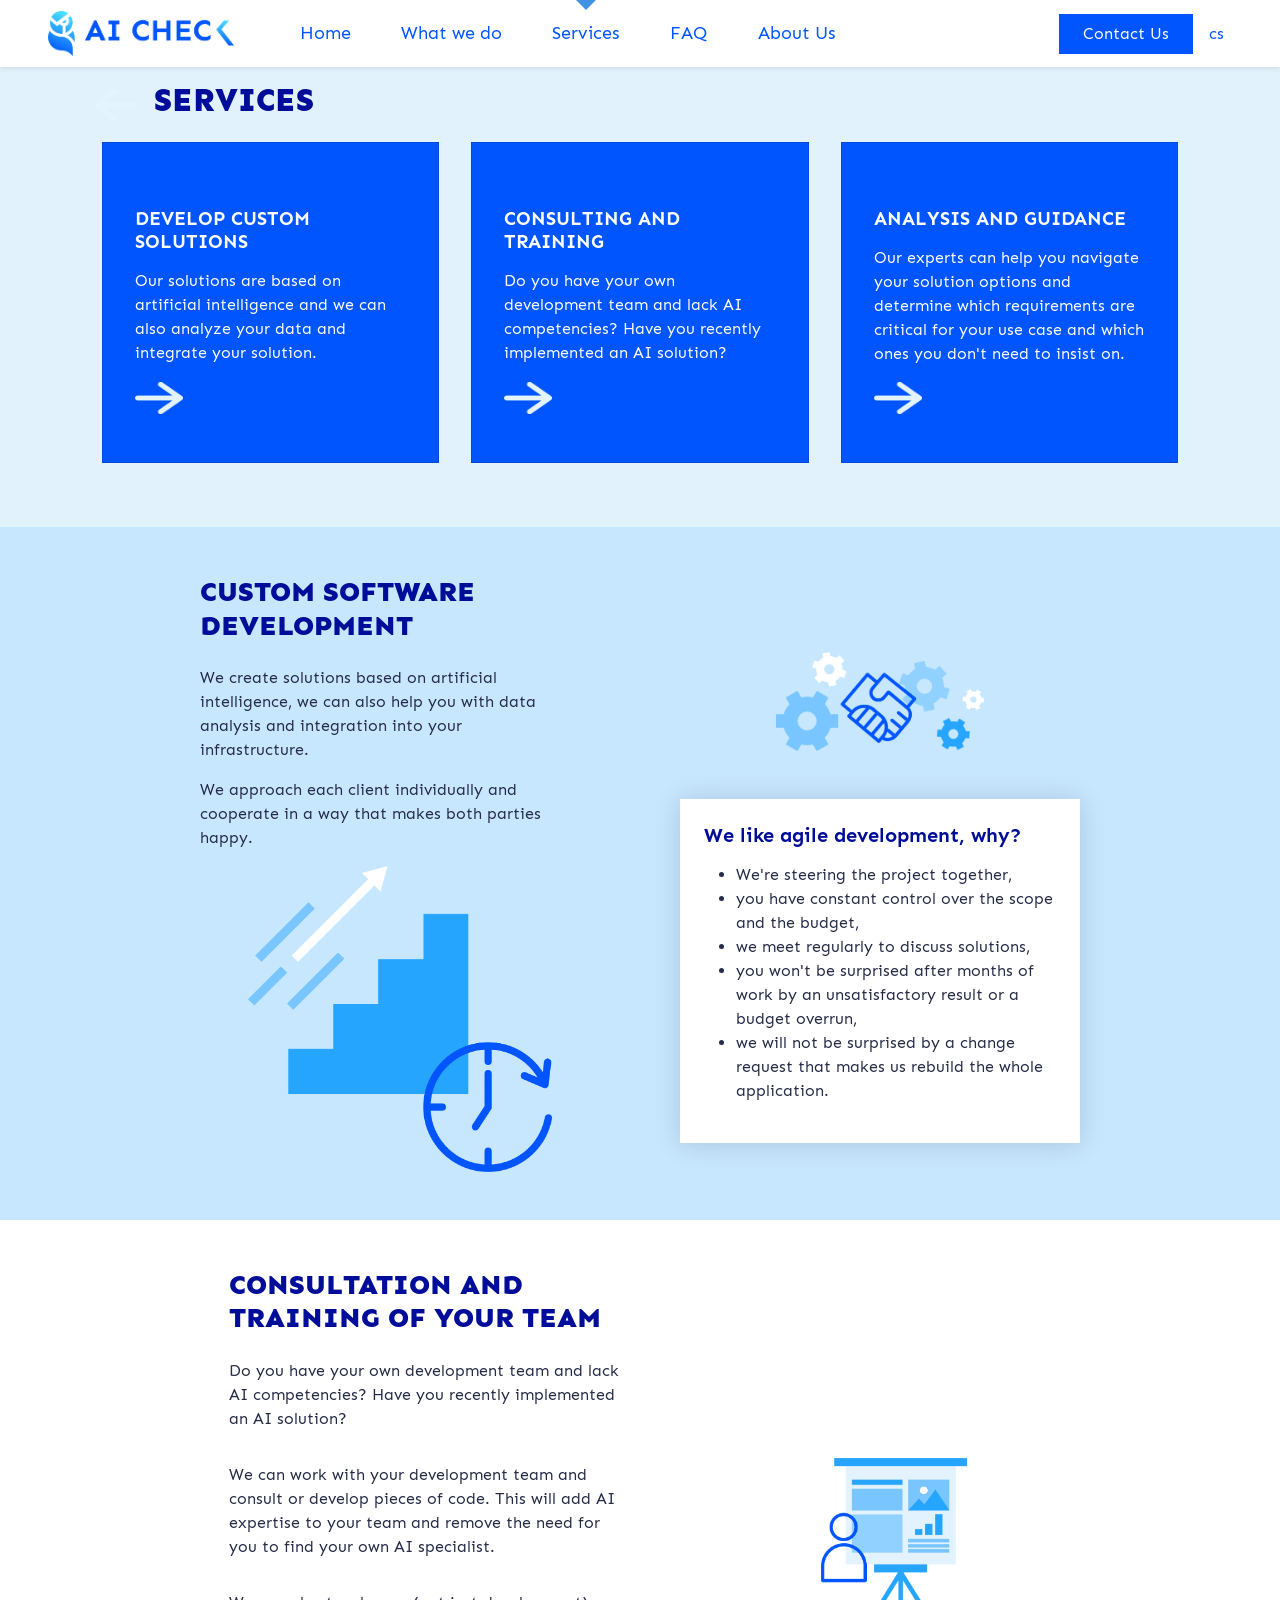
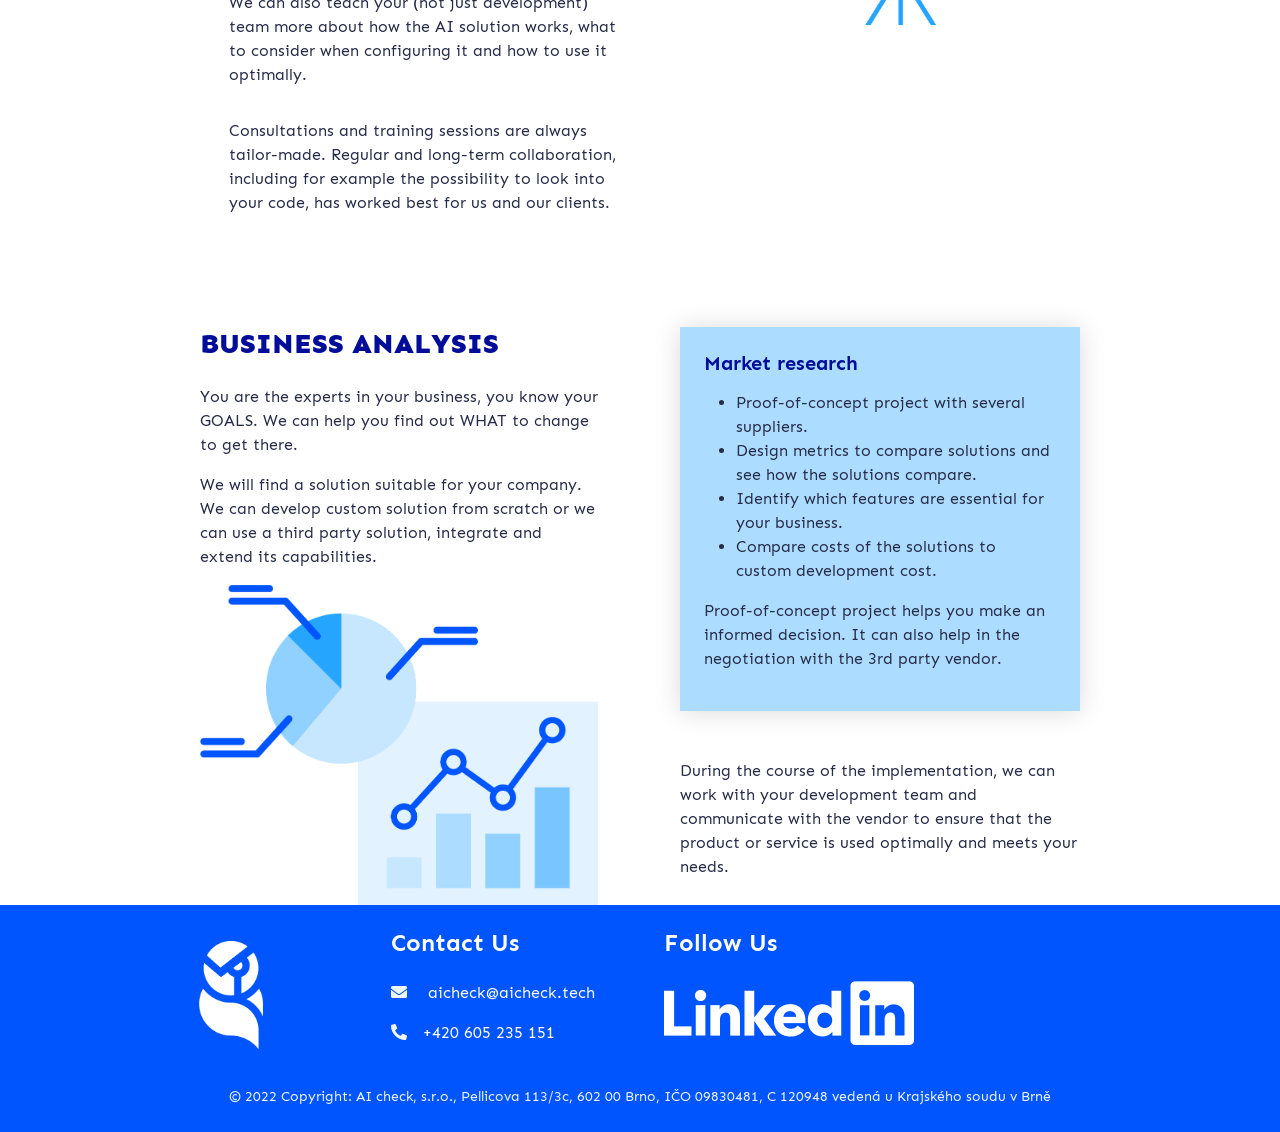
<file: en/services/index.html>
<!DOCTYPE html>
<html lang="en">
<head>
<meta charset="utf-8">
<title>Services | AI check, s.r.o.</title>
<meta name="viewport" content="width=device-width, initial-scale=1">
<meta name="robots" content="index, follow">
<link rel="icon" href="/img/logomark-blue-icon.png">
<link rel="preconnect" href="https://fonts.googleapis.com">
<link rel="preconnect" href="https://fonts.gstatic.com" crossorigin>
<link rel="stylesheet" href="https://fonts.googleapis.com/css2?family=Sen&display=swap">
<link rel="stylesheet" href="https://cdnjs.cloudflare.com/ajax/libs/font-awesome/5.10.0/css/all.min.css">
<link rel="stylesheet" href="https://cdn.jsdelivr.net/npm/bootstrap-icons@1.4.1/font/bootstrap-icons.css">
<script src="https://code.jquery.com/jquery-3.4.1.min.js"></script>
<script src="https://cdn.jsdelivr.net/npm/bootstrap@5.0.0/dist/js/bootstrap.bundle.min.js"></script>
<script type="application/ld+json">{"@context":"https://schema.org","@type":"Organization","address":{"@type":"PostalAddress","addressCountry":"CZ","addressLocality":"Brno","postalCode":"60200","streetAddress":"Pellicova 113/3c"},"name":"AI check, s.r.o.","telephone":"(+420) 605 235 151","email":"aicheck(at)aicheck.tech","logo":"https://www.aicheck.tech/img/logotype-gradient.png","url":"https://www.aicheck.tech"}</script>
<meta name="description" content="Our services includes software development according to your needs, AI solution consulting, or market research. Contact us!">
<meta name="keywords" content="aicheck, ai, artificial intelligence, Brno, customized solution, consulting, chatGPT, smart solutions, ai experts, ai czech, nlp, classification, smart search, work planning">
<meta property="og:title" content="Services | AI check, s.r.o.">
<meta property="og:url" content="https://www.aicheck.tech/en/services">
<meta property="og:description" content="Our services includes software development according to your needs, AI solution consulting, or market research. Contact us!">
<meta property="og:image" content="https://www.aicheck.tech/img/social_default.png">
<meta property="og:site_name" content="AI check">
<meta property="og:type" content="article">
<meta property="og:locale" content="en">
<meta property="og:locale:alternate" content="cs">
<link rel="alternate" href="https://www.aicheck.tech/en/services" hreflang="en">
<link rel="alternate" href="https://www.aicheck.tech/services" hreflang="cs">
<link rel="alternate" href="https://www.aicheck.tech/services" hreflang="x-default">
<link rel="canonical" href="https://www.aicheck.tech/en/services">
<link rel="stylesheet" href="/css/style.css">
</head>
<body>
<div class="container-xxl bg-white p-0 box" id="top">
  <div>
    <div class="container-xxl position-relative p-0" id="home">
      <nav class="navbar navbar-expand-lg navbar-light px-4 px-lg-5 py-3 py-lg-0 sticky-top shadow-sm w100">
        <a href="/en" class="navbar-brand p-0"><img src="/img/logotype-gradient.png" alt="AI check Logo"></a>
        <button class="navbar-toggler" type="button" data-bs-toggle="collapse" data-bs-target="#navbarCollapse" id="closeMenuButton"><span class="fa fa-bars"></span></button>
        <div class="collapse navbar-collapse" id="navbarCollapse">
          <div class="navbar-nav mx-auto py-0">
            <span class="nav-item nav-link"><a href="/en">Home</a></span>
            <span class="nav-item nav-link"><a href="/en/what-we-do">What we do</a></span>
            <span class="active nav-item nav-link"><a href="/en/services">Services</a></span>
            <span class="nav-item nav-link"><a href="/en/faq">FAQ</a></span>
            <span class="nav-item nav-link"><a href="/en/about-us">About Us</a></span>
          </div>
          <span><a href="/en#contact" class="btn btn-sec py-2 px-4 ms-3 me-2 d-none d-lg-block">Contact Us</a></span>
          <a href="/services" class="m-2"> cs </a>
        </div>
      </nav>
    </div>
  </div>
  <main id="contentContainer">
    <div class="content-header">
      <div class="bg-lblue">
        <div class="container-xxl py-3 bg-lblue" id="our-services">
          <div class="container px-lg-4 pb-5">
            <div class="d-flex align-items-center text-l-start pb-3">
              <div class="rotate180">
                <a href="/en/services#our-services"><img class="move-right" src="/img/arrow-button-light.png" alt style="height:2rem;"></a>
              </div>
              <h1 class="ms-3 text-secondary animated fadeIn small-heading">SERVICES</h1>
            </div>
            <div class="row g-3 text-l-start">
              <div class="col-lg-4 wow fadeIn" data-wow-delay="0.1s">
                <a href="/en/services#software-development">
                  <div class="card feature-item p-4 px-3 py-5 mx-2 h100 bg-dark-blue text-white">
                    <div class="card-body">
                      <h3 class="mb-3 text-white">DEVELOP CUSTOM SOLUTIONS</h3>
                      <p class="card-text">Our solutions are based on artificial intelligence and we can also analyze your data and integrate your solution.</p>
                    </div>
                    <img class="px-3 move-right" src="/img/arrow-button-light.png" alt style="height:2rem;width:5rem;">
                  </div>
                </a>
              </div>
              <div class="col-lg-4 wow fadeIn" data-wow-delay="0.3s">
                <a href="/en/services#consult">
                  <div class="card feature-item p-4 px-3 py-5 mx-2 h100 bg-dark-blue text-white">
                    <div class="card-body">
                      <h3 class="mb-3 text-white">CONSULTING AND TRAINING</h3>
                      <p class="card-text">Do you have your own development team and lack AI competencies? Have you recently implemented an AI solution?</p>
                    </div>
                    <img class="px-3 move-right" src="/img/arrow-button-light.png" alt style="height:2rem;width:5rem;">
                  </div>
                </a>
              </div>
              <div class="col-lg-4 wow fadeIn" data-wow-delay="0.5s">
                <a href="/en/services#solution-analysis">
                  <div class="card feature-item p-4 px-3 py-5 mx-2 h100 bg-dark-blue text-white">
                    <div class="card-body">
                      <h3 class="mb-3 text-white">ANALYSIS AND GUIDANCE</h3>
                      <p class="card-text">Our experts can help you navigate your solution options and determine which requirements are critical for your use case and which ones you don't need to insist on.</p>
                    </div>
                    <img class="px-3 move-right" src="/img/arrow-button-light.png" alt style="height:2rem;width:5rem;">
                  </div>
                </a>
              </div>
            </div>
          </div>
        </div>
      </div>
      <section class="bg-blue2 px-md-5">
        <div class="px-md-5 pt-5 pb-5 mx-5 text-l-start text-black" id="software-development">
          <div class="row align-items-center justify-content-md-evenly">
            <div class="col-lg-5">
              <h2 class="text-secondary mb-4 animated fadeIn">CUSTOM SOFTWARE DEVELOPMENT</h2>
              <div class="pe-5">
                <p class="animated fadeIn">We create solutions based on artificial intelligence, we can also help you with data analysis and integration into your infrastructure.</p>
                <p class="animated fadeIn">We approach each client individually and cooperate in a way that makes both parties happy.</p>
              </div>
              <div class="px-5">
                <img class="img-fluid wow fadeInLeft" data-wow-delay="0.1s" src="/img/vyvoj-software-02.png" alt="Background">
              </div>
            </div>
            <div class="col-lg-5">
              <div class="p-5 mobile-hide">
                <img class="px-5 img-fluid wow fadeInRight" data-wow-delay="0.1s" src="/img/vyvoj-software-01.png" alt="Background">
              </div>
              <div class="bg-white tile">
                <div class="p-4">
                  <h5 class="text-secondary mb-3 animated fadeIn fw-bold">We like agile development, why?</h5>
                  <ul class="animated fadeIn">
                    <li>We're steering the project together,</li>
                    <li>you have constant control over the scope and the budget,</li>
                    <li>we meet regularly to discuss solutions,</li>
                    <li>you won't be surprised after months of work by an unsatisfactory result or a budget overrun,</li>
                    <li>we will not be surprised by a change request that makes us rebuild the whole application.</li>
                  </ul>
                </div>
              </div>
            </div>
          </div>
        </div>
      </section>
      <section class="px-md-5">
        <div class="px-md-5 mx-5" id="consult">
          <div class="row align-items-center justify-content-md-evenly">
            <div class="col-lg-5 text-l-start">
              <div class="text-black my-5">
                <h2 class="text-secondary mb-4 animated fadeIn fw-bold">CONSULTATION AND TRAINING OF YOUR TEAM</h2>
                <p class="pb-3 animated fadeIn">Do you have your own development team and lack AI competencies? Have you recently implemented an AI solution?</p>
                <p class="pb-3 animated fadeIn">We can work with your development team and consult or develop pieces of code. This will add AI expertise to your team and remove the need for you to find your own AI specialist.</p>
                <p class="pb-3 animated fadeIn">We can also teach your (not just development) team more about how the AI solution works, what to consider when configuring it and how to use it optimally.</p>
                <p class="animated fadeIn">Consultations and training sessions are always tailor-made. Regular and long-term collaboration, including for example the possibility to look into your code, has worked best for us and our clients.</p>
              </div>
            </div>
            <div class="col-lg-4 p-5">
              <img class="px-5 img-fluid wow fadeInRight" data-wow-delay="0.1s" src="/img/konzultace-skoleni.png" alt="Background">
            </div>
          </div>
        </div>
      </section>
      <section class="px-md-5">
        <div class="px-md-5 pt-3 text-l-start mx-5">
          <div class="row mt-5 justify-content-md-evenly" id="solution-analysis">
            <div class="col-lg-5">
              <h2 class="text-secondary mb-4 animated fadeIn fw-bold">BUSINESS ANALYSIS</h2>
              <p class="text-black animated fadeIn">You are the experts in your business, you know your GOALS. We can help you find out WHAT to change to get there.</p>
              <p class="text-black animated fadeIn">We will find a solution suitable for your company. We can develop custom solution from scratch or we can use a third party solution, integrate and extend its capabilities.</p>
              <div>
                <img class="max-h-2 img-fluid wow fadeInLeft" data-wow-delay="0.1s" src="/img/analyza-reseni.png" alt="Background">
              </div>
            </div>
            <div class="col-lg-5 text-black">
              <div class="p-4 bg-dblue2 tile">
                <h5 class="text-secondary mb-3 animated fadeIn fw-bold">Market research</h5>
                <ul class="animated fadeIn">
                  <li>Proof-of-concept project with several suppliers.</li>
                  <li>Design metrics to compare solutions and see how the solutions compare.</li>
                  <li>Identify which features are essential for your business.</li>
                  <li>Compare costs of the solutions to custom development cost.</li>
                </ul>
                <p class="animated fadeIn">Proof-of-concept project helps you make an informed decision. It can also help in the negotiation with the 3rd party vendor.</p>
              </div>
              <div>
                <p class="text-black mt-5 animated fadeIn">During the course of the implementation, we can work with your development team and communicate with the vendor to ensure that the product or service is used optimally and meets your needs.</p>
              </div>
            </div>
          </div>
        </div>
      </section>
    </div>
  </main>
  <div>
    <div class="container-fluid bg-primary text-light footer fadeIn" data-wow-delay="0.1s">
      <div class="container pt-4 px-lg-5 text-lg-start">
        <div class="row g-5">
          <div class="col-md-6 col-lg-3 flex-center">
            <img src="/img/logomark-white.png" style="width:4rem;" alt="AI check logo mark">
          </div>
          <div class="col-md-6 col-lg-3">
            <h4 class="text-white mb-4">Contact Us</h4>
            <address>
              <p class="fw-bold"><i class="fa fa-envelope me-3"></i><a class="text-white" href="mailto:aicheck@aicheck.tech"> aicheck@aicheck.tech</a></p>
              <p class="fw-bold"><i class="fa fa-phone-alt me-3"></i><a class="text-white" href="tel:+420605235151">+420 605 235 151</a></p>
            </address>
          </div>
          <div class="col-md-6 col-lg-3">
            <h4 class="text-white mb-4">Follow Us</h4>
            <div>
              <a href="https://cz.linkedin.com/company/aichecktech" target="_blank" rel="noopener noreferrer">
                <img class="fab fa-linkedin-in" src="/img/linkedin-logo-white.png" style="height:4rem;">
              </a>
            </div>
          </div>
        </div>
      </div>
      <div class="container px-lg-5 text-center">
        <div class="copyright">
          <div class="text-center mb-3 mb-md-0"> © <span class="fw-bold">2022 Copyright:</span> AI check, s.r.o., Pellicova 113/3c, 602 00 Brno, IČO 09830481, C 120948 vedená u Krajského soudu v Brně</div>
        </div>
      </div>
    </div>
  </div>
</div>
<script src="/js/wow.min.js"></script>
<script>new WOW().init();</script>
</body>
</html>
</file>
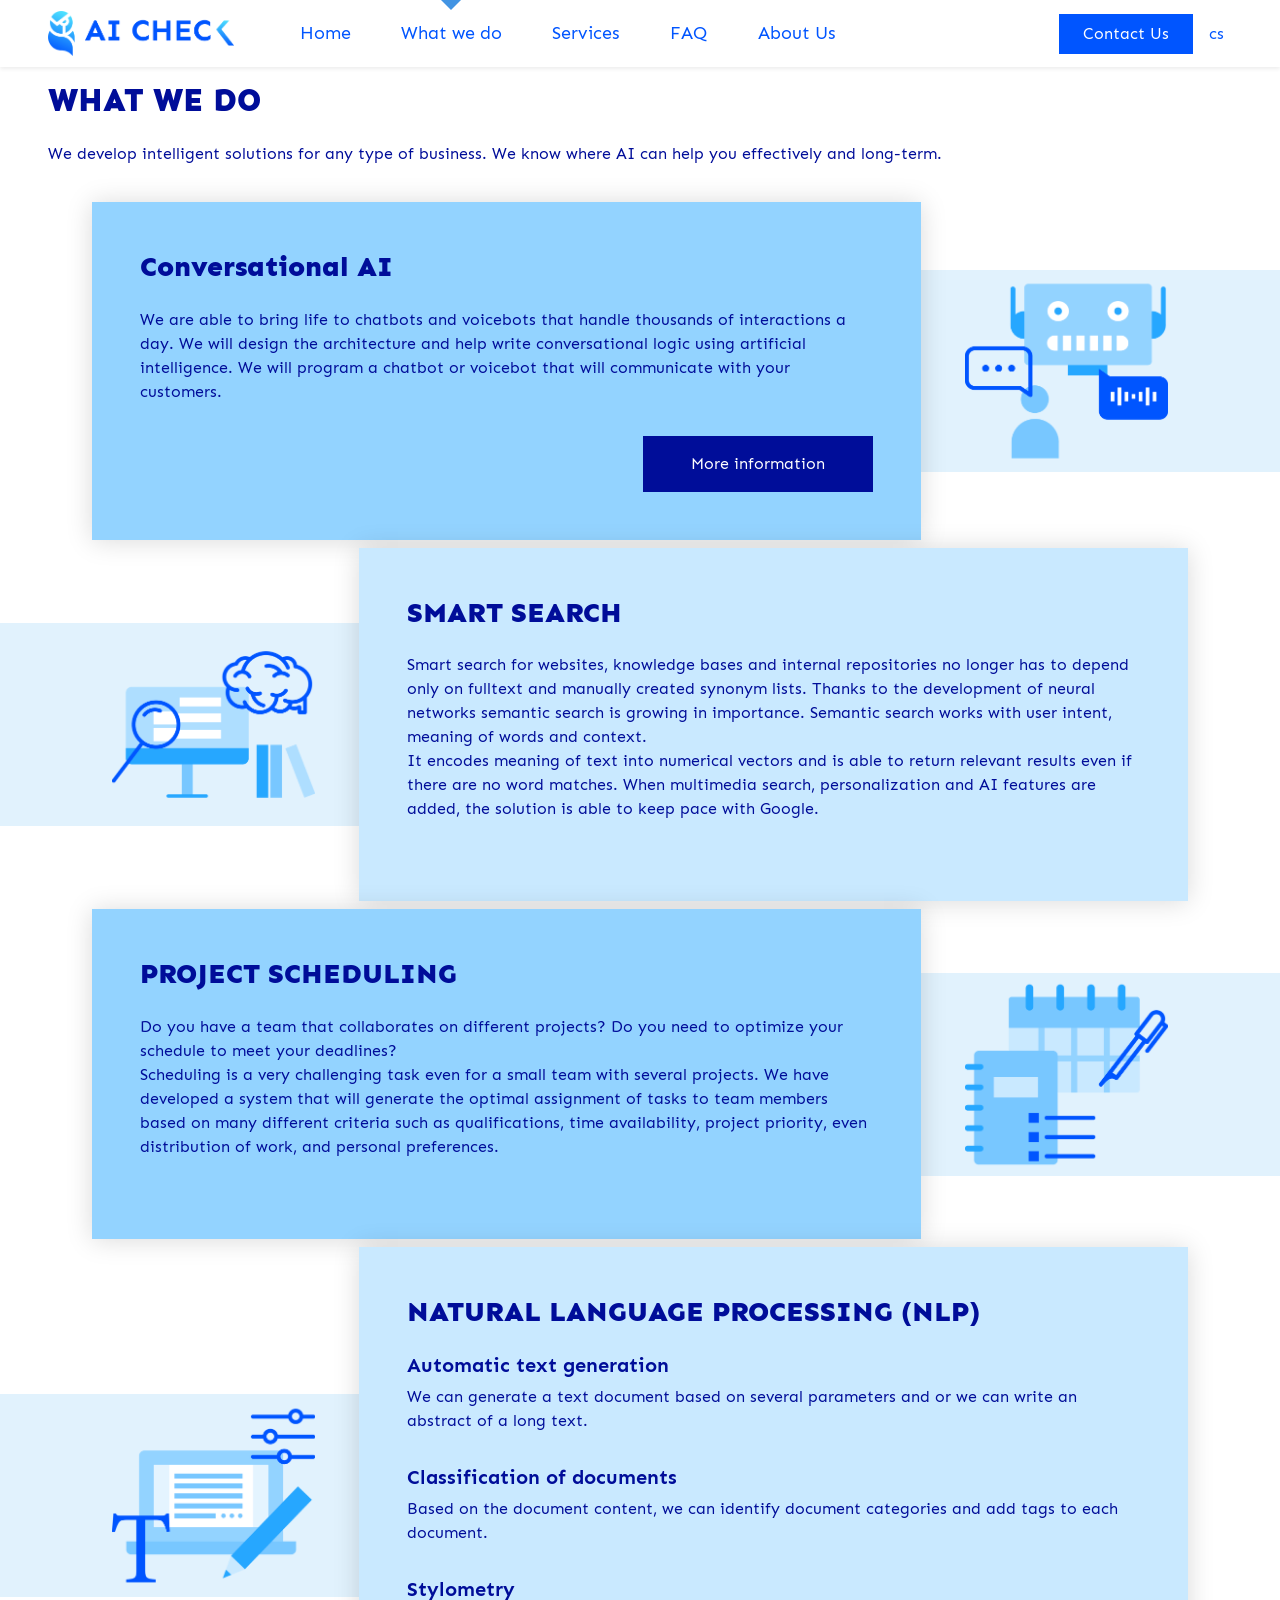
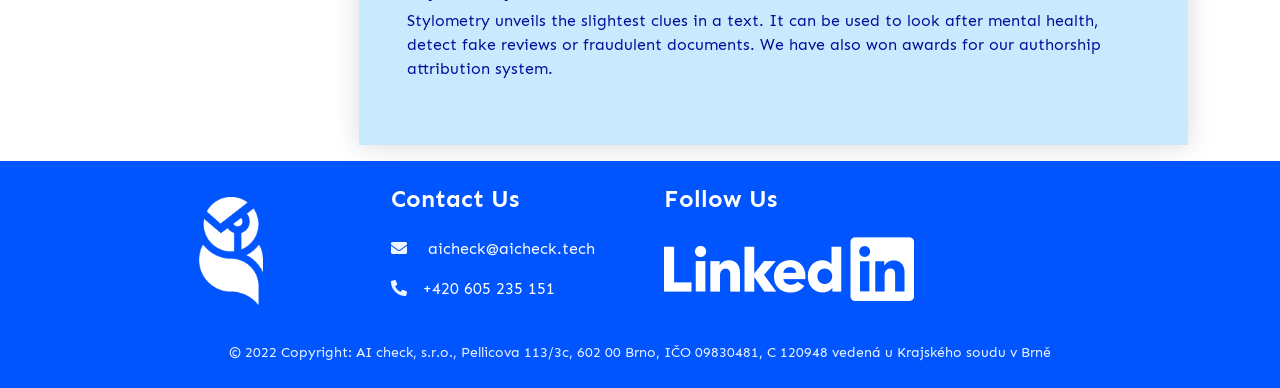
<file: en/what-we-do/index.html>
<!DOCTYPE html>
<html lang="en">
<head>
<meta charset="utf-8">
<title>What We Do | AI check, s.r.o.</title>
<meta name="viewport" content="width=device-width, initial-scale=1">
<meta name="robots" content="index, follow">
<link rel="icon" href="/img/logomark-blue-icon.png">
<link rel="preconnect" href="https://fonts.googleapis.com">
<link rel="preconnect" href="https://fonts.gstatic.com" crossorigin>
<link rel="stylesheet" href="https://fonts.googleapis.com/css2?family=Sen&display=swap">
<link rel="stylesheet" href="https://cdnjs.cloudflare.com/ajax/libs/font-awesome/5.10.0/css/all.min.css">
<link rel="stylesheet" href="https://cdn.jsdelivr.net/npm/bootstrap-icons@1.4.1/font/bootstrap-icons.css">
<script src="https://code.jquery.com/jquery-3.4.1.min.js"></script>
<script src="https://cdn.jsdelivr.net/npm/bootstrap@5.0.0/dist/js/bootstrap.bundle.min.js"></script>
<script type="application/ld+json">{"@context":"https://schema.org","@type":"Organization","address":{"@type":"PostalAddress","addressCountry":"CZ","addressLocality":"Brno","postalCode":"60200","streetAddress":"Pellicova 113/3c"},"name":"AI check, s.r.o.","telephone":"(+420) 605 235 151","email":"aicheck(at)aicheck.tech","logo":"https://www.aicheck.tech/img/logotype-gradient.png","url":"https://www.aicheck.tech"}</script>
<meta name="description" content="Do you want to improve your search engine? Would you like to plan your resource effectively? Or do need help with documents processing? Contact us!">
<meta name="keywords" content="aicheck, ai, artificial intelligence, Brno, customized solution, consulting, chatGPT, smart solutions, ai experts, ai czech, nlp, classification, smart search, work planning">
<meta property="og:title" content="What We Do | AI check, s.r.o.">
<meta property="og:url" content="https://www.aicheck.tech/en/what-we-do">
<meta property="og:description" content="Do you want to improve your search engine? Would you like to plan your resource effectively? Or do need help with documents processing? Contact us!">
<meta property="og:image" content="https://www.aicheck.tech/img/social_default.png">
<meta property="og:site_name" content="AI check">
<meta property="og:type" content="article">
<meta property="og:locale" content="en">
<meta property="og:locale:alternate" content="cs">
<link rel="alternate" href="https://www.aicheck.tech/en/what-we-do" hreflang="en">
<link rel="alternate" href="https://www.aicheck.tech/what-we-do" hreflang="cs">
<link rel="alternate" href="https://www.aicheck.tech/what-we-do" hreflang="x-default">
<link rel="canonical" href="https://www.aicheck.tech/en/what-we-do">
<link rel="stylesheet" href="/css/style.css">
</head>
<body>
<div class="container-xxl bg-white p-0 box" id="top">
  <div>
    <div class="container-xxl position-relative p-0" id="home">
      <nav class="navbar navbar-expand-lg navbar-light px-4 px-lg-5 py-3 py-lg-0 sticky-top shadow-sm w100">
        <a href="/en" class="navbar-brand p-0"><img src="/img/logotype-gradient.png" alt="AI check Logo"></a>
        <button class="navbar-toggler" type="button" data-bs-toggle="collapse" data-bs-target="#navbarCollapse" id="closeMenuButton"><span class="fa fa-bars"></span></button>
        <div class="collapse navbar-collapse" id="navbarCollapse">
          <div class="navbar-nav mx-auto py-0">
            <span class="nav-item nav-link"><a href="/en">Home</a></span>
            <span class="active nav-item nav-link"><a href="/en/what-we-do">What we do</a></span>
            <span class="nav-item nav-link"><a href="/en/services">Services</a></span>
            <span class="nav-item nav-link"><a href="/en/faq">FAQ</a></span>
            <span class="nav-item nav-link"><a href="/en/about-us">About Us</a></span>
          </div>
          <span><a href="/en#contact" class="btn btn-sec py-2 px-4 ms-3 me-2 d-none d-lg-block">Contact Us</a></span>
          <a href="/what-we-do" class="m-2"> cs </a>
        </div>
      </nav>
    </div>
  </div>
  <main id="contentContainer">
    <div class="content-header">
      <div class="mx-5 text-lg-start mt-3">
        <h1 class="text-secondary mb-4 animated fadeIn small-heading">WHAT WE DO</h1>
        <p class="text-secondary pb-3 animated fadeIn">We develop intelligent solutions for any type of business. We know where AI can help you effectively and long-term.</p>
      </div>
      <section class="container-xxl" id="conversational-ai">
        <div class="py-1">
          <div class="row align-items-center">
            <div class="col-lg-8 text-center text-lg-start">
              <div class="bg-dblue tile px-5 py-5 tr-5">
                <h2 class="text-secondary mb-4 animated fadeIn fw-bold">Conversational AI</h2>
                <p class="text-secondary pb-3 animated fadeIn">We are able to bring life to chatbots and voicebots that handle thousands of interactions a day. We will design the architecture and help write conversational logic using artificial intelligence. We will program a chatbot or voicebot that will communicate with your customers.</p>
                <div class="d-flex justify-content-end">
                  <a href="/en/chatbot" class="btn btn-pri py-sm-3 px-4 px-sm-5 animated fadeIn">More information</a>
                </div>
              </div>
            </div>
            <div class="col-lg-4 bg-lblue px-5 mobile-hide">
              <img class="img-fluid wow fadeInRight px-6" data-wow-delay="0.1s" src="/img/komunikace.png" alt="Conversational AI">
            </div>
          </div>
        </div>
      </section>
      <section class="container-xxl" id="smart-search">
        <div class="py-1">
          <div class="row align-items-center">
            <div class="col-lg-4 bg-lblue px-5 mobile-hide">
              <img class="img-fluid wow fadeInLeft px-6" data-wow-delay="0.1s" src="/img/chytre-vyhledavani.png" alt="Smart Search">
            </div>
            <div class="col-lg-8 text-center text-lg-start">
              <div class="bg-blue tile px-5 py-5 tl-5">
                <h2 class="text-secondary mb-4 animated fadeIn fw-bold">SMART SEARCH</h2>
                <p class="text-secondary pb-3 animated fadeIn">Smart search for websites, knowledge bases and internal repositories no longer has to depend only on fulltext and manually created synonym lists. Thanks to the development of neural networks semantic search is growing in importance. Semantic search works with user intent, meaning of words and context.<br>
                It encodes meaning of text into numerical vectors and is able to return relevant results even if there are no word matches. When multimedia search, personalization and AI features are added, the solution is able to keep pace with Google.</p>
              </div>
            </div>
          </div>
        </div>
      </section>
      <section class="container-xxl" id="work-planning">
        <div class="py-1">
          <div class="row align-items-center">
            <div class="col-lg-8 text-center text-lg-start">
              <div class="bg-dblue tile px-5 py-5 tr-5">
                <h2 class="text-secondary mb-4 animated fadeIn fw-bold">PROJECT SCHEDULING</h2>
                <p class="text-secondary pb-3 animated fadeIn">Do you have a team that collaborates on different projects? Do you need to optimize your schedule to meet your deadlines?<br>
                Scheduling is a very challenging task even for a small team with several projects. We have developed a system that will generate the optimal assignment of tasks to team members based on many different criteria such as qualifications, time availability, project priority, even distribution of work, and personal preferences.</p>
              </div>
            </div>
            <div class="col-lg-4 bg-lblue px-5 mobile-hide">
              <img class="img-fluid wow fadeInRight px-6" data-wow-delay="0.1s" src="/img/planovani-prace.png" alt="Workforce Planning">
            </div>
          </div>
        </div>
      </section>
      <section class="container-xxl" id="nlp">
        <div class="py-1 pb-3">
          <div class="row align-items-center">
            <div class="col-lg-4 bg-lblue px-5">
              <img class="img-fluid wow fadeInLeft px-6 mobile-hide" data-wow-delay="0.1s" src="/img/generovani-textu.png" alt="NLP">
            </div>
            <div class="col-lg-8 text-center text-lg-start">
              <div class="bg-blue tile px-5 py-5 tl-5">
                <h2 class="text-secondary mb-4 animated fadeIn fw-bold">NATURAL LANGUAGE PROCESSING (NLP)</h2>
                <h5 class="text-secondary animated fadeIn fw-bold">Automatic text generation</h5>
                <p class="text-secondary pb-3 animated fadeIn">We can generate a text document based on several parameters and or we can write an abstract of a long text.</p>
                <h5 class="text-secondary animated fadeIn fw-bold">Classification of documents</h5>
                <p class="text-secondary pb-3 animated fadeIn">Based on the document content, we can identify document categories and add tags to each document.</p>
                <h5 class="text-secondary animated fadeIn fw-bold">Stylometry</h5>
                <p class="text-secondary animated fadeIn">Stylometry unveils the slightest clues in a text. It can be used to look after mental health, detect fake reviews or fraudulent documents. We have also won awards for our authorship attribution system.</p>
              </div>
            </div>
          </div>
        </div>
      </section>
    </div>
  </main>
  <div>
    <div class="container-fluid bg-primary text-light footer fadeIn" data-wow-delay="0.1s">
      <div class="container pt-4 px-lg-5 text-lg-start">
        <div class="row g-5">
          <div class="col-md-6 col-lg-3 flex-center">
            <img src="/img/logomark-white.png" style="width:4rem;" alt="AI check logo mark">
          </div>
          <div class="col-md-6 col-lg-3">
            <h4 class="text-white mb-4">Contact Us</h4>
            <address>
              <p class="fw-bold"><i class="fa fa-envelope me-3"></i><a class="text-white" href="mailto:aicheck@aicheck.tech"> aicheck@aicheck.tech</a></p>
              <p class="fw-bold"><i class="fa fa-phone-alt me-3"></i><a class="text-white" href="tel:+420605235151">+420 605 235 151</a></p>
            </address>
          </div>
          <div class="col-md-6 col-lg-3">
            <h4 class="text-white mb-4">Follow Us</h4>
            <div>
              <a href="https://cz.linkedin.com/company/aichecktech" target="_blank" rel="noopener noreferrer">
                <img class="fab fa-linkedin-in" src="/img/linkedin-logo-white.png" style="height:4rem;">
              </a>
            </div>
          </div>
        </div>
      </div>
      <div class="container px-lg-5 text-center">
        <div class="copyright">
          <div class="text-center mb-3 mb-md-0"> © <span class="fw-bold">2022 Copyright:</span> AI check, s.r.o., Pellicova 113/3c, 602 00 Brno, IČO 09830481, C 120948 vedená u Krajského soudu v Brně</div>
        </div>
      </div>
    </div>
  </div>
</div>
<script src="/js/wow.min.js"></script>
<script>new WOW().init();</script>
</body>
</html>
</file>
<file: css/chatbot.css>
.ct[data-v-e5bcc608]{background-color:red;height:200px;margin-top:1rem;padding-left:20px;position:relative;width:200px}.ct[data-v-e5bcc608]:before{border-bottom:20px solid aqua;border-left:20px solid pink;border-top:20px solid green;content:"";height:0;left:-20px;position:absolute;top:50%;transform:translateY(-50%);width:0}
</file>
